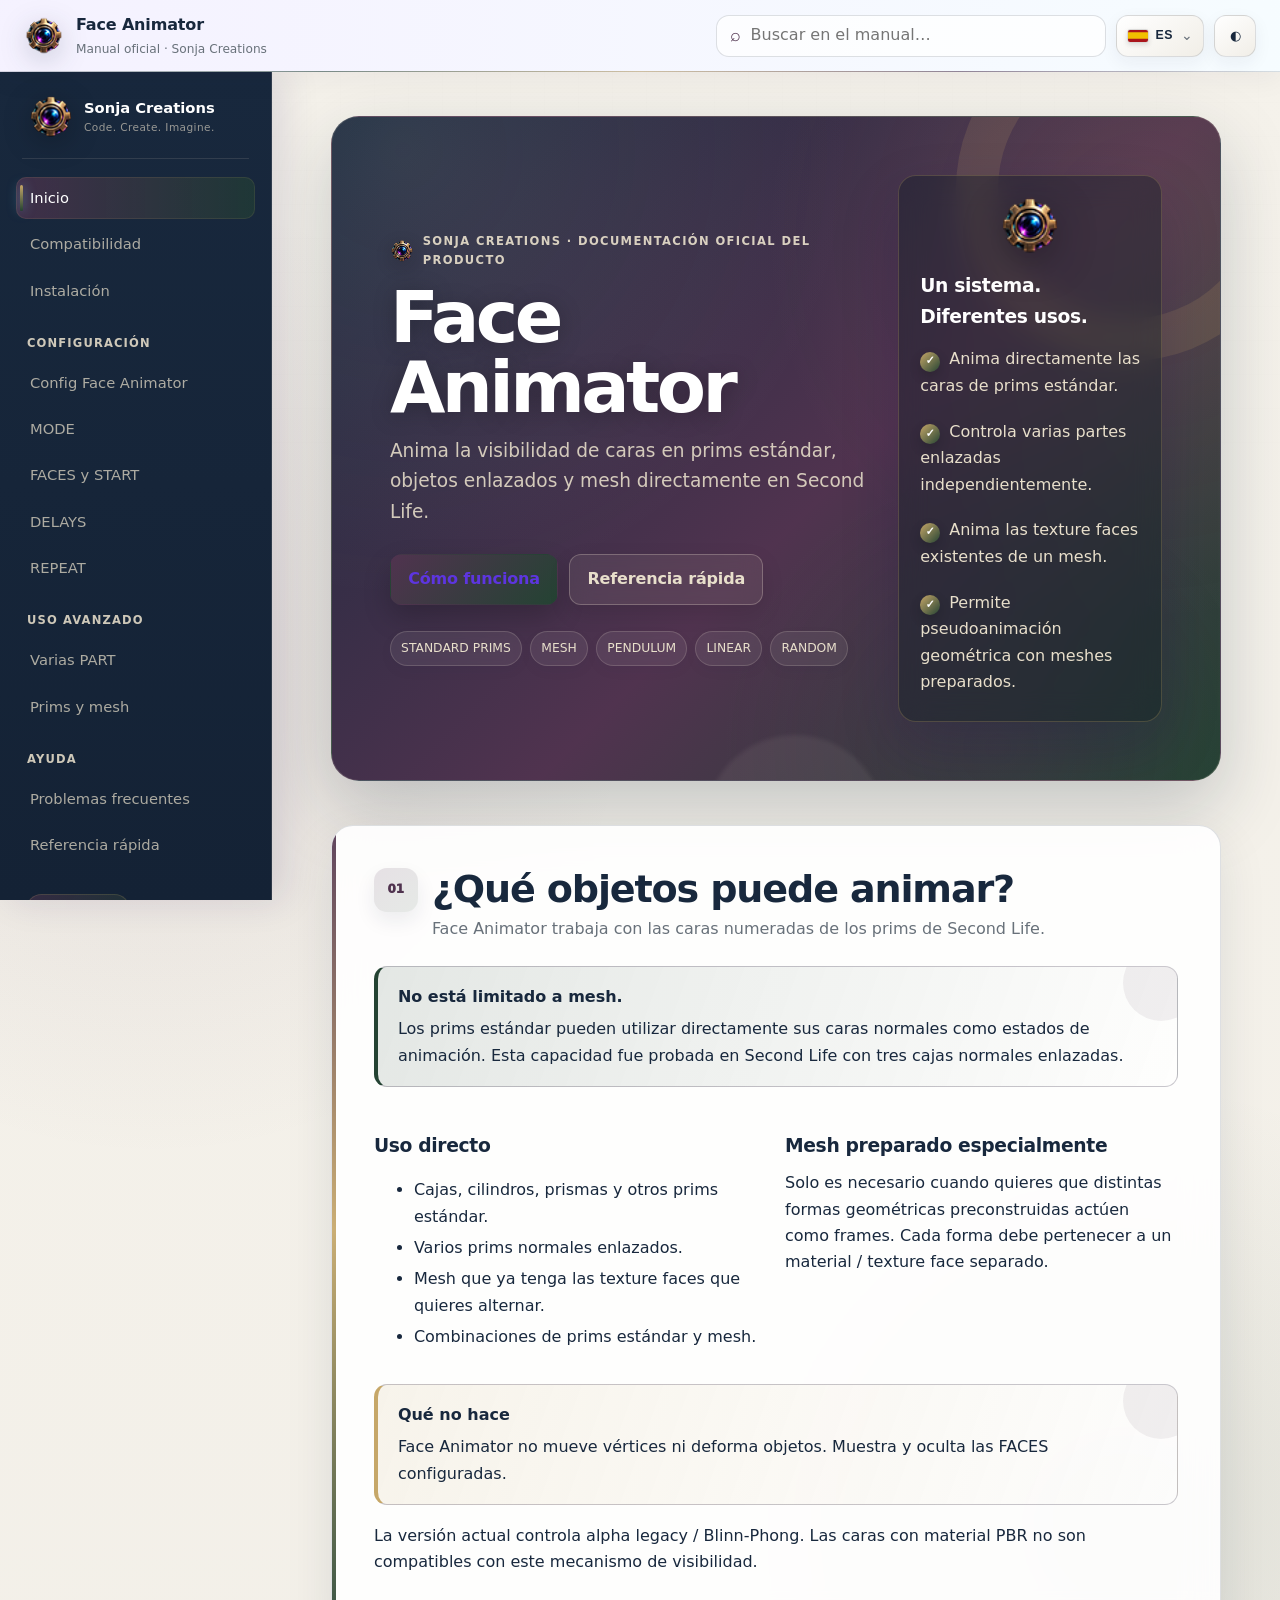
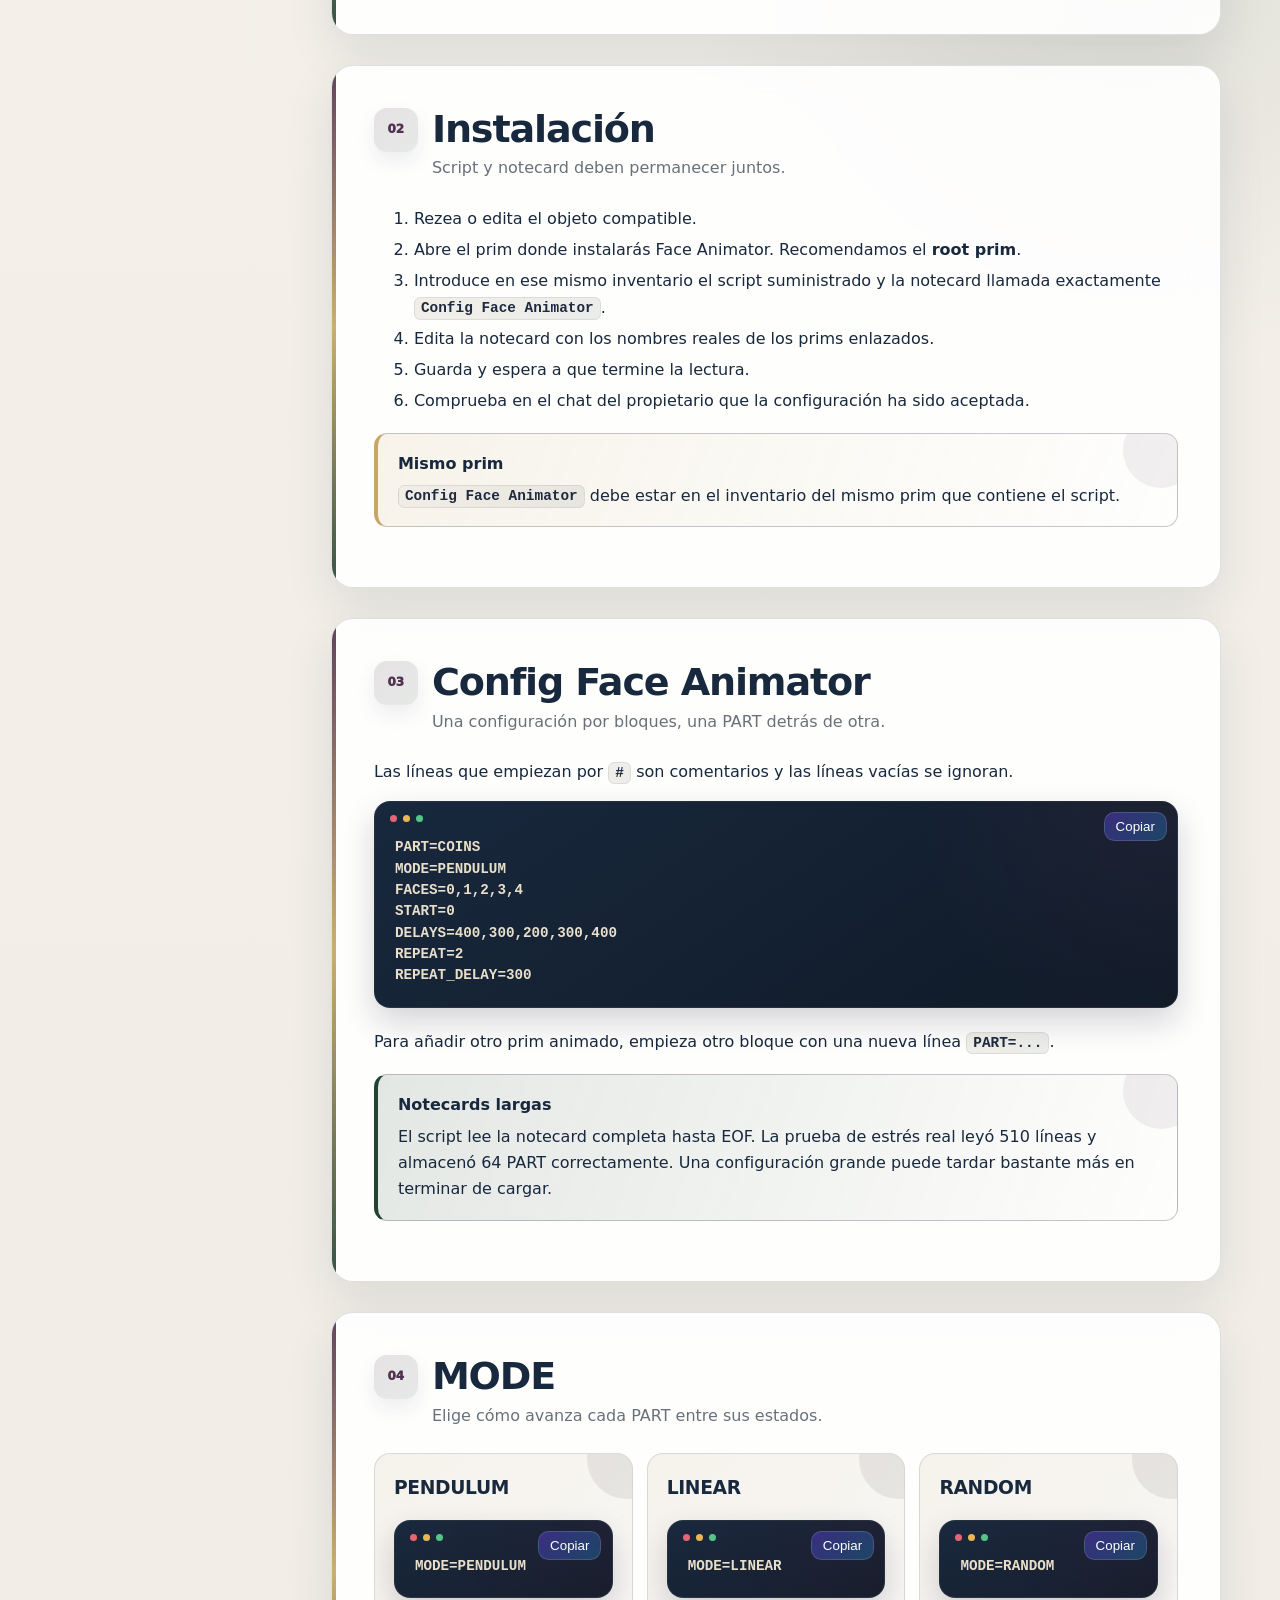
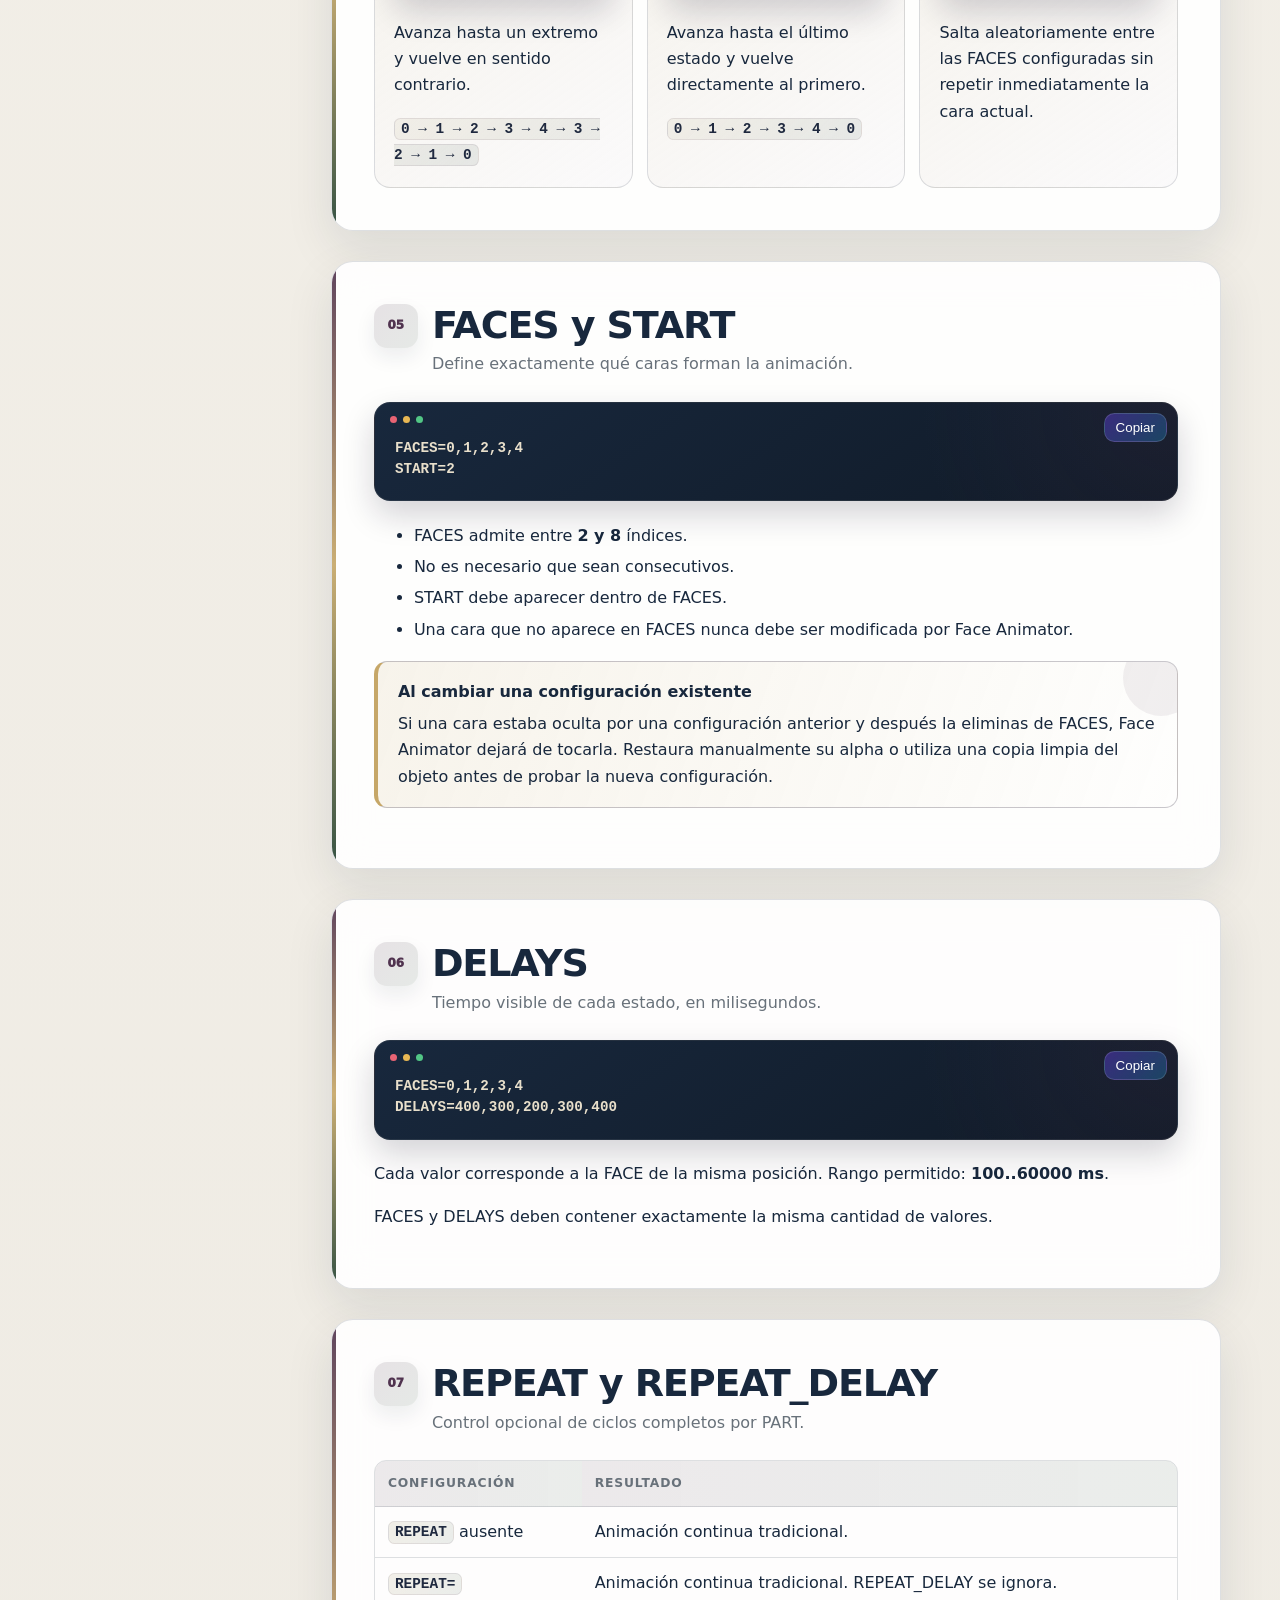
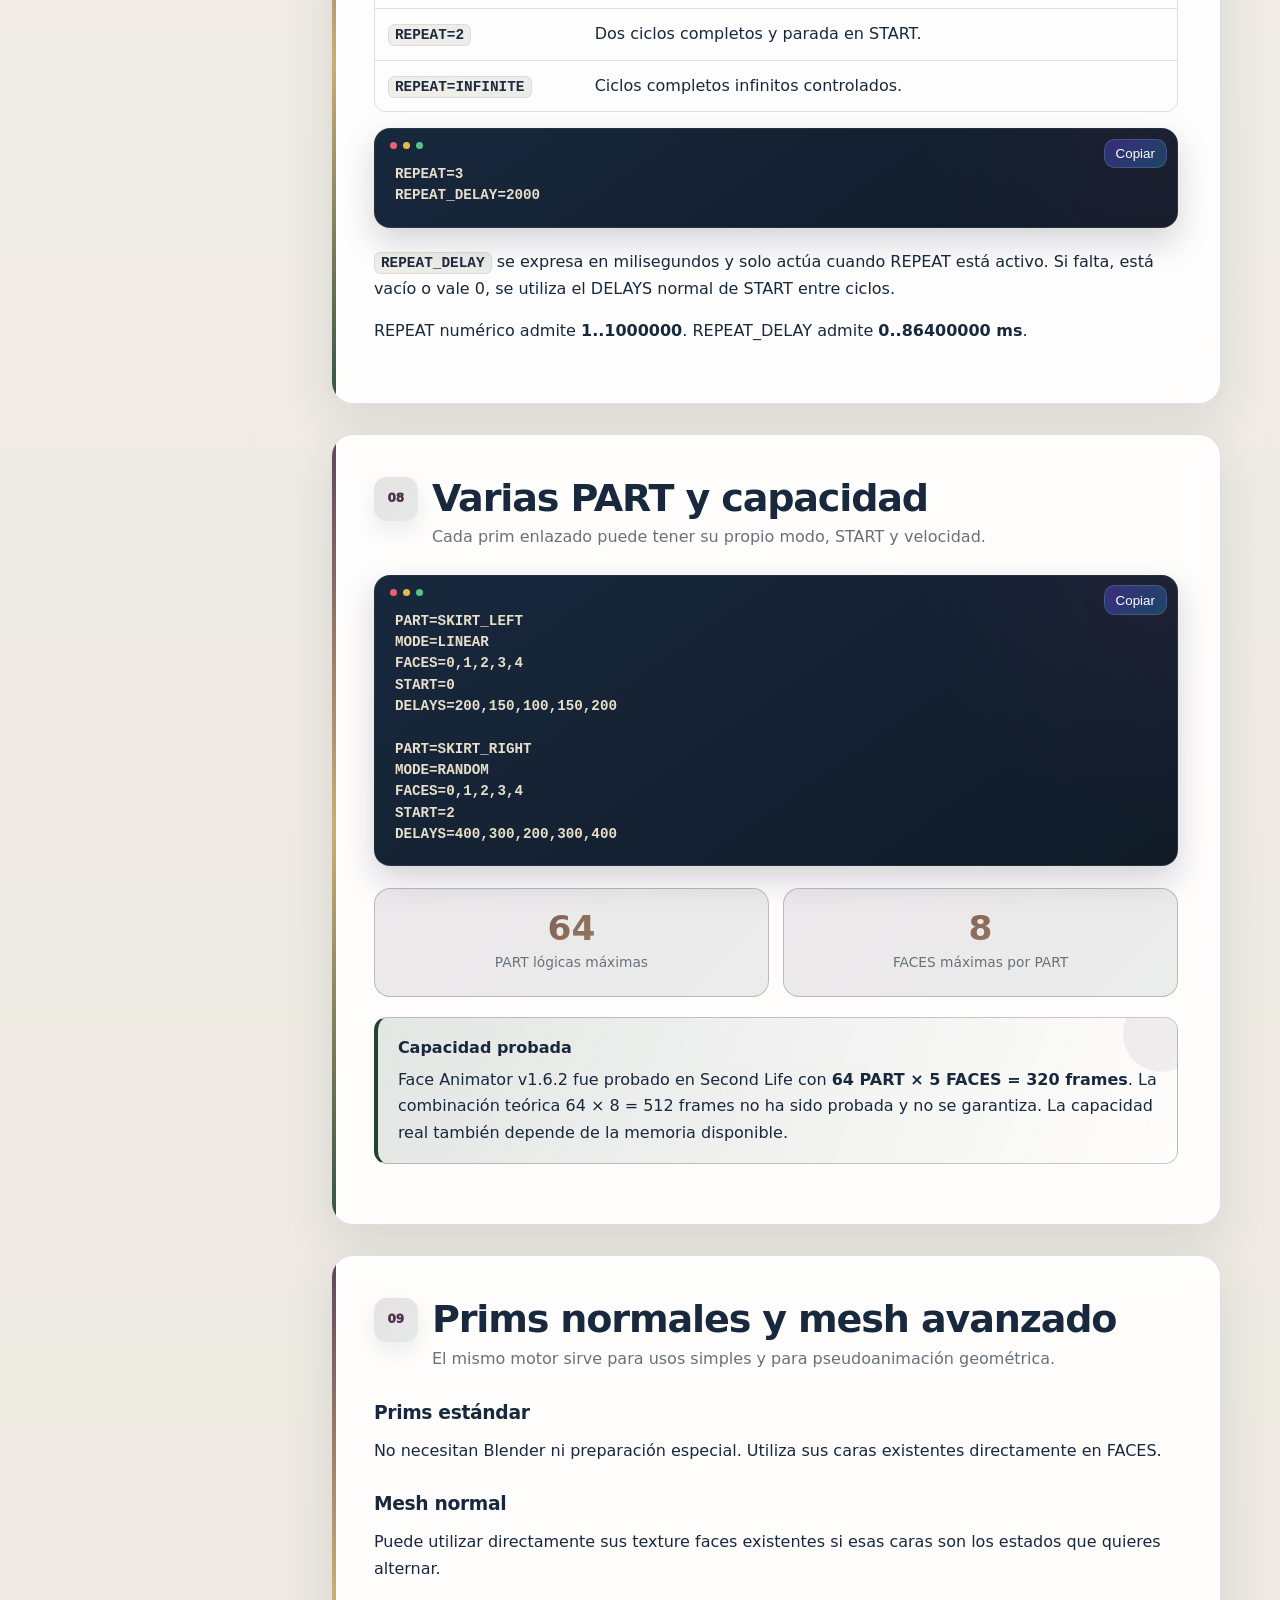
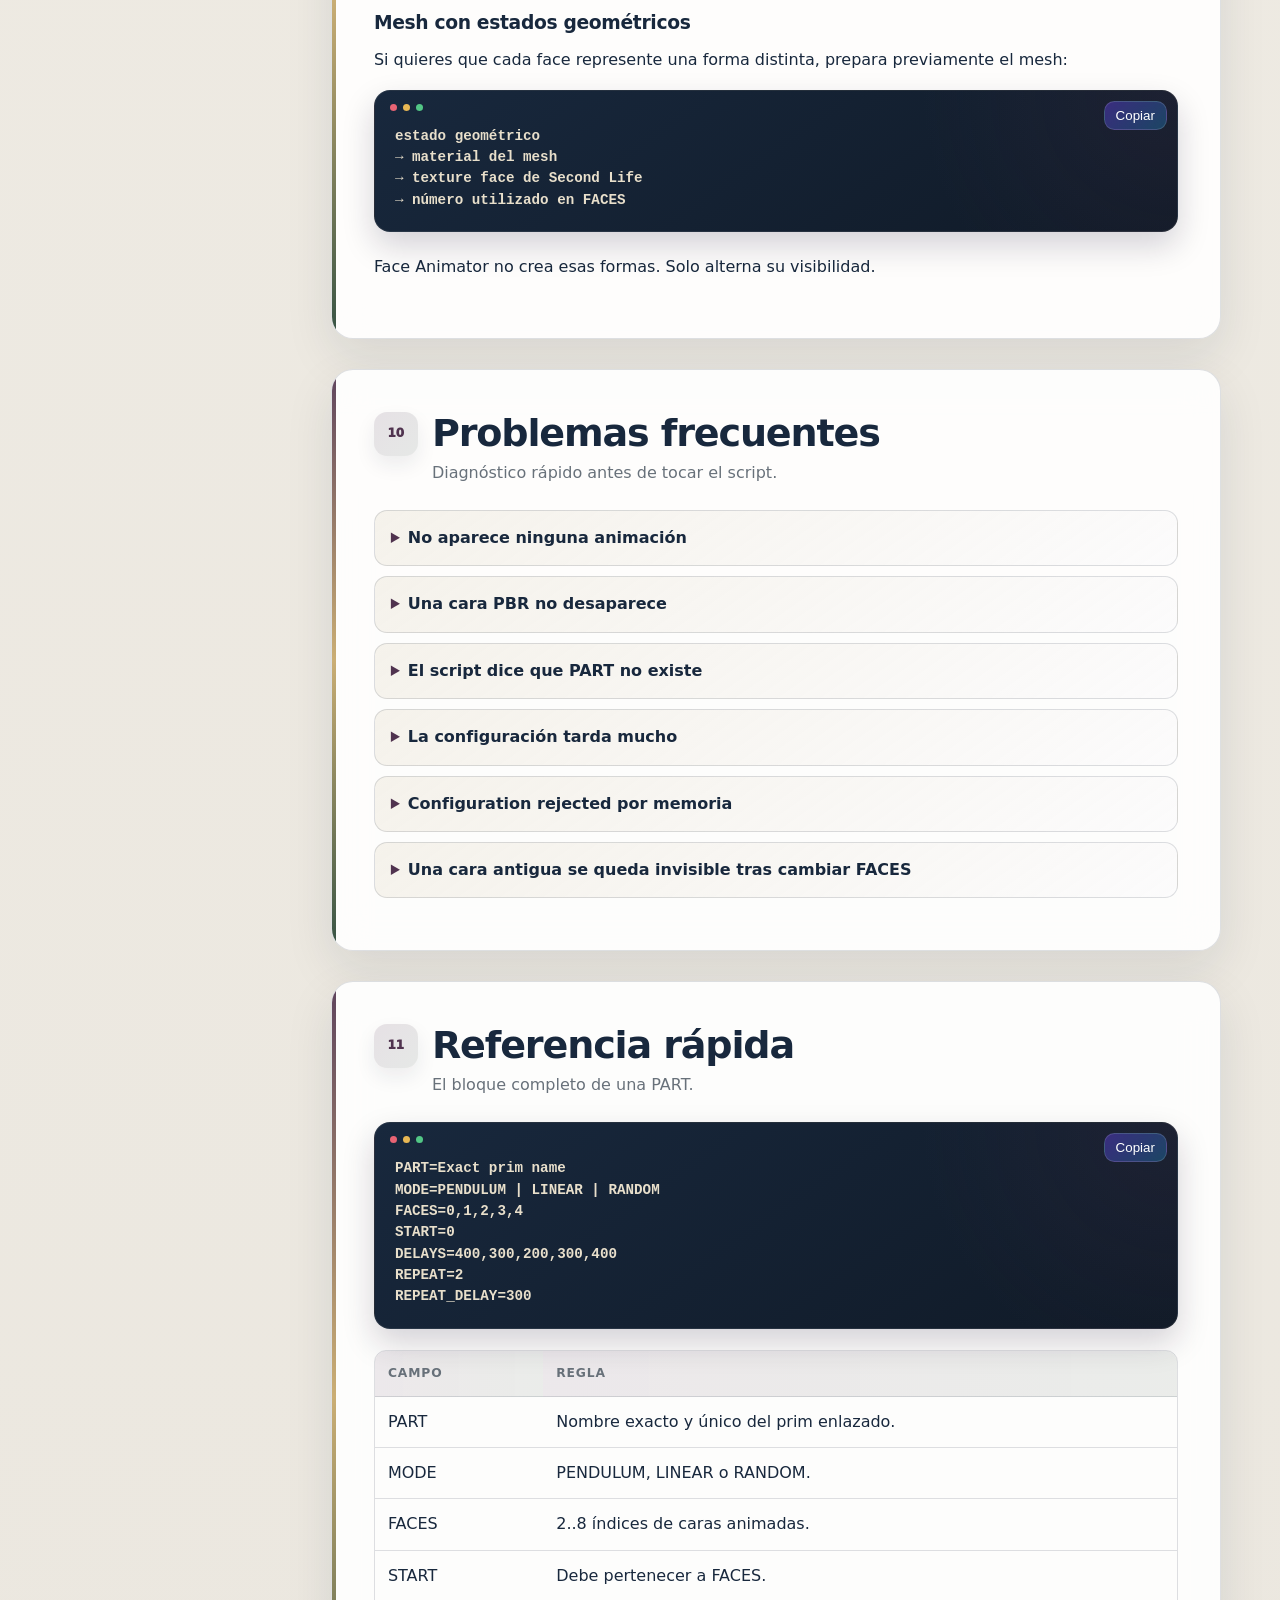
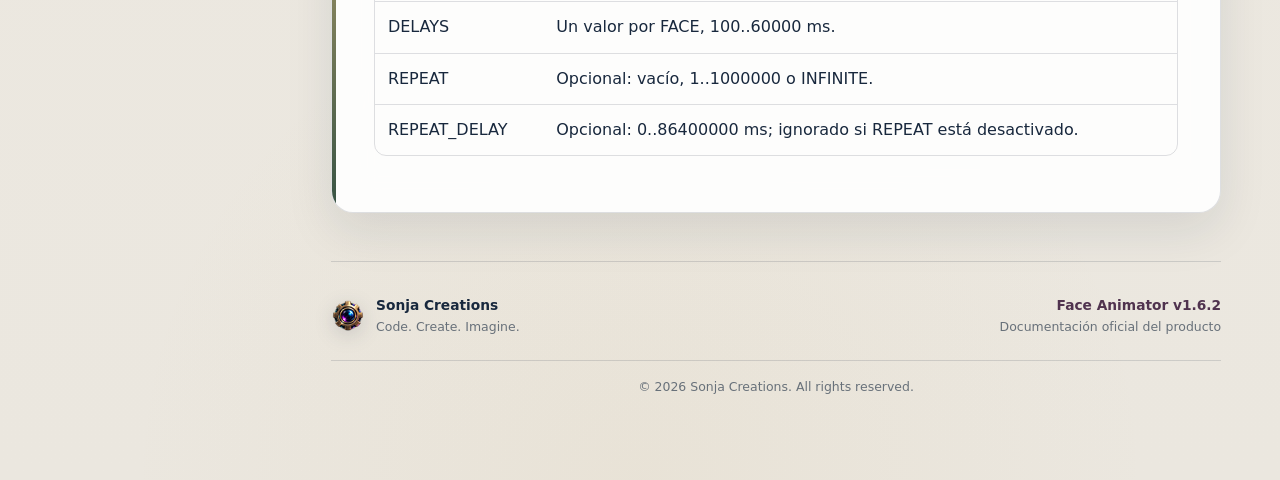
<file: docs/index.html>
<!doctype html>
<html lang="es" data-theme="light" data-language="es">
<head>
  <meta charset="utf-8">
  <meta name="viewport" content="width=device-width,initial-scale=1">
  <meta name="description" content="Manual oficial de Face Animator para Second Life, publicado por Sonja Creations.">
  <meta name="theme-color" content="#18283D">
  <title>Face Animator · Sonja Creations</title>
  <link rel="icon" type="image/png" href="./assets/brand/icono2.png">
  <link rel="apple-touch-icon" href="./assets/brand/icono2.png">
  <link rel="stylesheet" href="./styles.css?v=sonja-creations-20261009-1">
</head>
<body>
  <header class="topbar">
    <button class="icon-button mobile-only" id="menuButton" aria-label="Menu">☰</button>
    <a class="brand brand-sonja" href="#inicio" aria-label="Face Animator by Sonja Creations">
      <img class="brand-icon" src="./assets/brand/icono2.png" alt="" width="40" height="40">
      <span><strong>Face Animator</strong><small>Manual oficial · Sonja Creations</small></span>
    </a>
    <div class="top-actions">
      <label class="search">
        <span>⌕</span>
        <input id="searchInput" type="search" placeholder="Buscar en el manual…" aria-label="Buscar en el manual…">
      </label>
      <div class="language-dropdown" id="languageDropdown">
        <button class="language-button" id="languageButton" type="button" aria-label="Language" aria-haspopup="true" aria-expanded="false">
          <img class="language-flag" width="22" height="14" id="currentLanguageFlag" src="./assets/flags/es.svg" alt="">
          <span class="language-code" id="currentLanguageCode">ES</span>
          <span class="language-chevron" aria-hidden="true">⌄</span>
        </button>
        <div class="language-menu" id="languageMenu" role="menu">
          <a href="./" data-lang="es" role="menuitem"><img class="language-flag" width="22" height="14" src="./assets/flags/es.svg" alt=""><span>ES</span></a>
          <a href="./en.html" data-lang="en" role="menuitem"><img class="language-flag" width="22" height="14" src="./assets/flags/gb.svg" alt=""><span>EN</span></a>
          <a href="./pt.html" data-lang="pt" role="menuitem"><img class="language-flag" width="22" height="14" src="./assets/flags/pt.svg" alt=""><span>PT</span></a>
          <a href="./de.html" data-lang="de" role="menuitem"><img class="language-flag" width="22" height="14" src="./assets/flags/de.svg" alt=""><span>DE</span></a>
          <a href="./fr.html" data-lang="fr" role="menuitem"><img class="language-flag" width="22" height="14" src="./assets/flags/fr.svg" alt=""><span>FR</span></a>
          <a href="./ja.html" data-lang="ja" role="menuitem"><img class="language-flag" width="22" height="14" src="./assets/flags/jp.svg" alt=""><span>日本語</span></a>
        </div>
      </div>
      <button class="icon-button" id="themeButton" aria-label="Theme">◐</button>
    </div>
  </header>
  <div class="layout">
    <aside class="sidebar" id="sidebar">
      <div class="sidebar-brand">
        <img src="./assets/brand/icono2.png" alt="" width="46" height="46">
        <div><strong>Sonja Creations</strong><small>Code. Create. Imagine.</small></div>
      </div>
      <nav>
<a href="#inicio">Inicio</a>
<a href="#compatibilidad">Compatibilidad</a>
<a href="#instalacion">Instalación</a>
<div class="nav-group">Configuración</div>
<a href="#config">Config Face Animator</a>
<a href="#modos">MODE</a>
<a href="#faces">FACES y START</a>
<a href="#delays">DELAYS</a>
<a href="#repeat">REPEAT</a>
<div class="nav-group">Uso avanzado</div>
<a href="#varias-partes">Varias PART</a>
<a href="#mesh">Prims y mesh</a>
<div class="nav-group">Ayuda</div>
<a href="#problemas">Problemas frecuentes</a>
<a href="#referencia">Referencia rápida</a></nav>
      <div class="sidebar-footer"><span class="pill">Manual v1.0</span><span class="muted">Face Animator v1.6.2</span></div>
    </aside>
    <main class="content" id="content">
      
<section id="inicio" class="hero hero-sonja searchable">
  <div class="hero-copy">
    <div class="sonja-kicker"><img src="./assets/brand/icono2.png" alt="" width="24" height="24"><span>SONJA CREATIONS · DOCUMENTACIÓN OFICIAL DEL PRODUCTO</span></div>
    <h1>Face Animator</h1>
    <p class="lead">Anima la visibilidad de caras en prims estándar, objetos enlazados y mesh directamente en Second Life.</p>
    <div class="hero-actions"><a class="button primary" href="#compatibilidad">Cómo funciona</a><a class="button ghost" href="#referencia">Referencia rápida</a></div>
    <div class="badges"><span>STANDARD PRIMS</span><span>MESH</span><span>PENDULUM</span><span>LINEAR</span><span>RANDOM</span></div>
  </div>
  <div class="hero-card sonja-hero-card">
    <div class="hero-brand-icon"><img src="./assets/brand/icono2.png" alt="Sonja Creations"></div>
    <h3>Un sistema. Diferentes usos.</h3>
    <ul class="check-list">
      <li>Anima directamente las caras de prims estándar.</li>
      <li>Controla varias partes enlazadas independientemente.</li>
      <li>Anima las texture faces existentes de un mesh.</li>
      <li>Permite pseudoanimación geométrica con meshes preparados.</li>
    </ul>
  </div>
</section>

<section id="compatibilidad" class="doc-section searchable">
  <div class="section-heading"><span class="step">01</span><div><h2>¿Qué objetos puede animar?</h2><p>Face Animator trabaja con las caras numeradas de los prims de Second Life.</p></div></div>
  <div class="callout info"><strong>No está limitado a mesh.</strong><p>Los prims estándar pueden utilizar directamente sus caras normales como estados de animación. Esta capacidad fue probada en Second Life con tres cajas normales enlazadas.</p></div>
  <div class="two-col">
    <div><h3>Uso directo</h3><ul><li>Cajas, cilindros, prismas y otros prims estándar.</li><li>Varios prims normales enlazados.</li><li>Mesh que ya tenga las texture faces que quieres alternar.</li><li>Combinaciones de prims estándar y mesh.</li></ul></div>
    <div><h3>Mesh preparado especialmente</h3><p>Solo es necesario cuando quieres que distintas formas geométricas preconstruidas actúen como frames. Cada forma debe pertenecer a un material / texture face separado.</p></div>
  </div>
  <div class="callout warning"><strong>Qué no hace</strong><p>Face Animator no mueve vértices ni deforma objetos. Muestra y oculta las FACES configuradas.</p></div>
  <p>La versión actual controla alpha legacy / Blinn-Phong. Las caras con material PBR no son compatibles con este mecanismo de visibilidad.</p>
</section>

<section id="instalacion" class="doc-section searchable">
  <div class="section-heading"><span class="step">02</span><div><h2>Instalación</h2><p>Script y notecard deben permanecer juntos.</p></div></div>
  <ol>
    <li>Rezea o edita el objeto compatible.</li>
    <li>Abre el prim donde instalarás Face Animator. Recomendamos el <strong>root prim</strong>.</li>
    <li>Introduce en ese mismo inventario el script suministrado y la notecard llamada exactamente <code>Config Face Animator</code>.</li>
    <li>Edita la notecard con los nombres reales de los prims enlazados.</li>
    <li>Guarda y espera a que termine la lectura.</li>
    <li>Comprueba en el chat del propietario que la configuración ha sido aceptada.</li>
  </ol>
  <div class="callout warning"><strong>Mismo prim</strong><p><code>Config Face Animator</code> debe estar en el inventario del mismo prim que contiene el script.</p></div>
</section>

<section id="config" class="doc-section searchable">
  <div class="section-heading"><span class="step">03</span><div><h2>Config Face Animator</h2><p>Una configuración por bloques, una PART detrás de otra.</p></div></div>
  <p>Las líneas que empiezan por <code>#</code> son comentarios y las líneas vacías se ignoran.</p>
  <pre><code>PART=COINS
MODE=PENDULUM
FACES=0,1,2,3,4
START=0
DELAYS=400,300,200,300,400
REPEAT=2
REPEAT_DELAY=300</code></pre>
  <p>Para añadir otro prim animado, empieza otro bloque con una nueva línea <code>PART=...</code>.</p>
  <div class="callout info"><strong>Notecards largas</strong><p>El script lee la notecard completa hasta EOF. La prueba de estrés real leyó 510 líneas y almacenó 64 PART correctamente. Una configuración grande puede tardar bastante más en terminar de cargar.</p></div>
</section>

<section id="modos" class="doc-section searchable">
  <div class="section-heading"><span class="step">04</span><div><h2>MODE</h2><p>Elige cómo avanza cada PART entre sus estados.</p></div></div>
  <div class="cards three">
    <article><h3>PENDULUM</h3><pre><code>MODE=PENDULUM</code></pre><p>Avanza hasta un extremo y vuelve en sentido contrario.</p><code>0 → 1 → 2 → 3 → 4 → 3 → 2 → 1 → 0</code></article>
    <article><h3>LINEAR</h3><pre><code>MODE=LINEAR</code></pre><p>Avanza hasta el último estado y vuelve directamente al primero.</p><code>0 → 1 → 2 → 3 → 4 → 0</code></article>
    <article><h3>RANDOM</h3><pre><code>MODE=RANDOM</code></pre><p>Salta aleatoriamente entre las FACES configuradas sin repetir inmediatamente la cara actual.</p></article>
  </div>
</section>

<section id="faces" class="doc-section searchable">
  <div class="section-heading"><span class="step">05</span><div><h2>FACES y START</h2><p>Define exactamente qué caras forman la animación.</p></div></div>
  <pre><code>FACES=0,1,2,3,4
START=2</code></pre>
  <ul><li>FACES admite entre <strong>2 y 8</strong> índices.</li><li>No es necesario que sean consecutivos.</li><li>START debe aparecer dentro de FACES.</li><li>Una cara que no aparece en FACES nunca debe ser modificada por Face Animator.</li></ul>
  <div class="callout warning"><strong>Al cambiar una configuración existente</strong><p>Si una cara estaba oculta por una configuración anterior y después la eliminas de FACES, Face Animator dejará de tocarla. Restaura manualmente su alpha o utiliza una copia limpia del objeto antes de probar la nueva configuración.</p></div>
</section>

<section id="delays" class="doc-section searchable">
  <div class="section-heading"><span class="step">06</span><div><h2>DELAYS</h2><p>Tiempo visible de cada estado, en milisegundos.</p></div></div>
  <pre><code>FACES=0,1,2,3,4
DELAYS=400,300,200,300,400</code></pre>
  <p>Cada valor corresponde a la FACE de la misma posición. Rango permitido: <strong>100..60000 ms</strong>.</p>
  <p>FACES y DELAYS deben contener exactamente la misma cantidad de valores.</p>
</section>

<section id="repeat" class="doc-section searchable">
  <div class="section-heading"><span class="step">07</span><div><h2>REPEAT y REPEAT_DELAY</h2><p>Control opcional de ciclos completos por PART.</p></div></div>
  <table><thead><tr><th>Configuración</th><th>Resultado</th></tr></thead><tbody>
    <tr><td><code>REPEAT</code> ausente</td><td>Animación continua tradicional.</td></tr>
    <tr><td><code>REPEAT=</code></td><td>Animación continua tradicional. REPEAT_DELAY se ignora.</td></tr>
    <tr><td><code>REPEAT=2</code></td><td>Dos ciclos completos y parada en START.</td></tr>
    <tr><td><code>REPEAT=INFINITE</code></td><td>Ciclos completos infinitos controlados.</td></tr>
  </tbody></table>
  <pre><code>REPEAT=3
REPEAT_DELAY=2000</code></pre>
  <p><code>REPEAT_DELAY</code> se expresa en milisegundos y solo actúa cuando REPEAT está activo. Si falta, está vacío o vale 0, se utiliza el DELAYS normal de START entre ciclos.</p>
  <p>REPEAT numérico admite <strong>1..1000000</strong>. REPEAT_DELAY admite <strong>0..86400000 ms</strong>.</p>
</section>

<section id="varias-partes" class="doc-section searchable">
  <div class="section-heading"><span class="step">08</span><div><h2>Varias PART y capacidad</h2><p>Cada prim enlazado puede tener su propio modo, START y velocidad.</p></div></div>
  <pre><code>PART=SKIRT_LEFT
MODE=LINEAR
FACES=0,1,2,3,4
START=0
DELAYS=200,150,100,150,200

PART=SKIRT_RIGHT
MODE=RANDOM
FACES=0,1,2,3,4
START=2
DELAYS=400,300,200,300,400</code></pre>
  <div class="stats"><div><strong>64</strong><span>PART lógicas máximas</span></div><div><strong>8</strong><span>FACES máximas por PART</span></div></div>
  <div class="callout info"><strong>Capacidad probada</strong><p>Face Animator v1.6.2 fue probado en Second Life con <strong>64 PART × 5 FACES = 320 frames</strong>. La combinación teórica 64 × 8 = 512 frames no ha sido probada y no se garantiza. La capacidad real también depende de la memoria disponible.</p></div>
</section>

<section id="mesh" class="doc-section searchable">
  <div class="section-heading"><span class="step">09</span><div><h2>Prims normales y mesh avanzado</h2><p>El mismo motor sirve para usos simples y para pseudoanimación geométrica.</p></div></div>
  <h3>Prims estándar</h3>
  <p>No necesitan Blender ni preparación especial. Utiliza sus caras existentes directamente en FACES.</p>
  <h3>Mesh normal</h3>
  <p>Puede utilizar directamente sus texture faces existentes si esas caras son los estados que quieres alternar.</p>
  <h3>Mesh con estados geométricos</h3>
  <p>Si quieres que cada face represente una forma distinta, prepara previamente el mesh:</p>
  <pre><code>estado geométrico
→ material del mesh
→ texture face de Second Life
→ número utilizado en FACES</code></pre>
  <p>Face Animator no crea esas formas. Solo alterna su visibilidad.</p>
</section>

<section id="problemas" class="doc-section searchable">
  <div class="section-heading"><span class="step">10</span><div><h2>Problemas frecuentes</h2><p>Diagnóstico rápido antes de tocar el script.</p></div></div>
  <details><summary>No aparece ninguna animación</summary><p>Comprueba que el mesh está preparado por texture faces, que PART coincide exactamente con el nombre del prim y que FACES utiliza índices que realmente existen.</p></details>
  <details><summary>Una cara PBR no desaparece</summary><p>El método actual usa alpha Blinn-Phong. Las caras con material PBR no muestran el cambio de visibilidad mediante este mecanismo.</p></details>
  <details><summary>El script dice que PART no existe</summary><p>PART distingue el nombre exacto del prim. Revisa espacios, puntos, mayúsculas y el nombre real mostrado en el escaneo inicial.</p></details>
  <details><summary>La configuración tarda mucho</summary><p>Las notecards se leen línea por línea. Con cientos de líneas puede tardar perceptiblemente. Espera hasta ver el mensaje de EOF/configuración válida.</p></details>
  <details><summary>Configuration rejected por memoria</summary><p>Reduce el número total de PART o FACES. El límite de 64 PART es lógico, pero la memoria Mono disponible sigue siendo finita.</p></details>
  <details><summary>Una cara antigua se queda invisible tras cambiar FACES</summary><p>Restaura manualmente su alpha o prueba con una copia limpia. Una cara retirada de FACES deja de ser controlada deliberadamente.</p></details>
</section>

<section id="referencia" class="doc-section searchable">
  <div class="section-heading"><span class="step">11</span><div><h2>Referencia rápida</h2><p>El bloque completo de una PART.</p></div></div>
  <pre><code>PART=Exact prim name
MODE=PENDULUM | LINEAR | RANDOM
FACES=0,1,2,3,4
START=0
DELAYS=400,300,200,300,400
REPEAT=2
REPEAT_DELAY=300</code></pre>
  <table><thead><tr><th>Campo</th><th>Regla</th></tr></thead><tbody>
    <tr><td>PART</td><td>Nombre exacto y único del prim enlazado.</td></tr>
    <tr><td>MODE</td><td>PENDULUM, LINEAR o RANDOM.</td></tr>
    <tr><td>FACES</td><td>2..8 índices de caras animadas.</td></tr>
    <tr><td>START</td><td>Debe pertenecer a FACES.</td></tr>
    <tr><td>DELAYS</td><td>Un valor por FACE, 100..60000 ms.</td></tr>
    <tr><td>REPEAT</td><td>Opcional: vacío, 1..1000000 o INFINITE.</td></tr>
    <tr><td>REPEAT_DELAY</td><td>Opcional: 0..86400000 ms; ignorado si REPEAT está desactivado.</td></tr>
  </tbody></table>
</section>
      <div id="noResults" class="no-results" hidden><h2>No hay coincidencias</h2></div>
      <footer class="site-footer sonja-footer">
        <div class="footer-brand"><img src="./assets/brand/icono2.png" alt="" width="34" height="34"><div><strong>Sonja Creations</strong><span>Code. Create. Imagine.</span></div></div>
        <div class="footer-product"><strong>Face Animator v1.6.2</strong><span>Documentación oficial del producto</span></div>
        <div class="footer-copy">© 2026 Sonja Creations. All rights reserved.</div>
      </footer>
    </main>
  </div>
  <script src="./app.js?v=face-animator-20261009-3"></script>
</body>
</html>
</file>
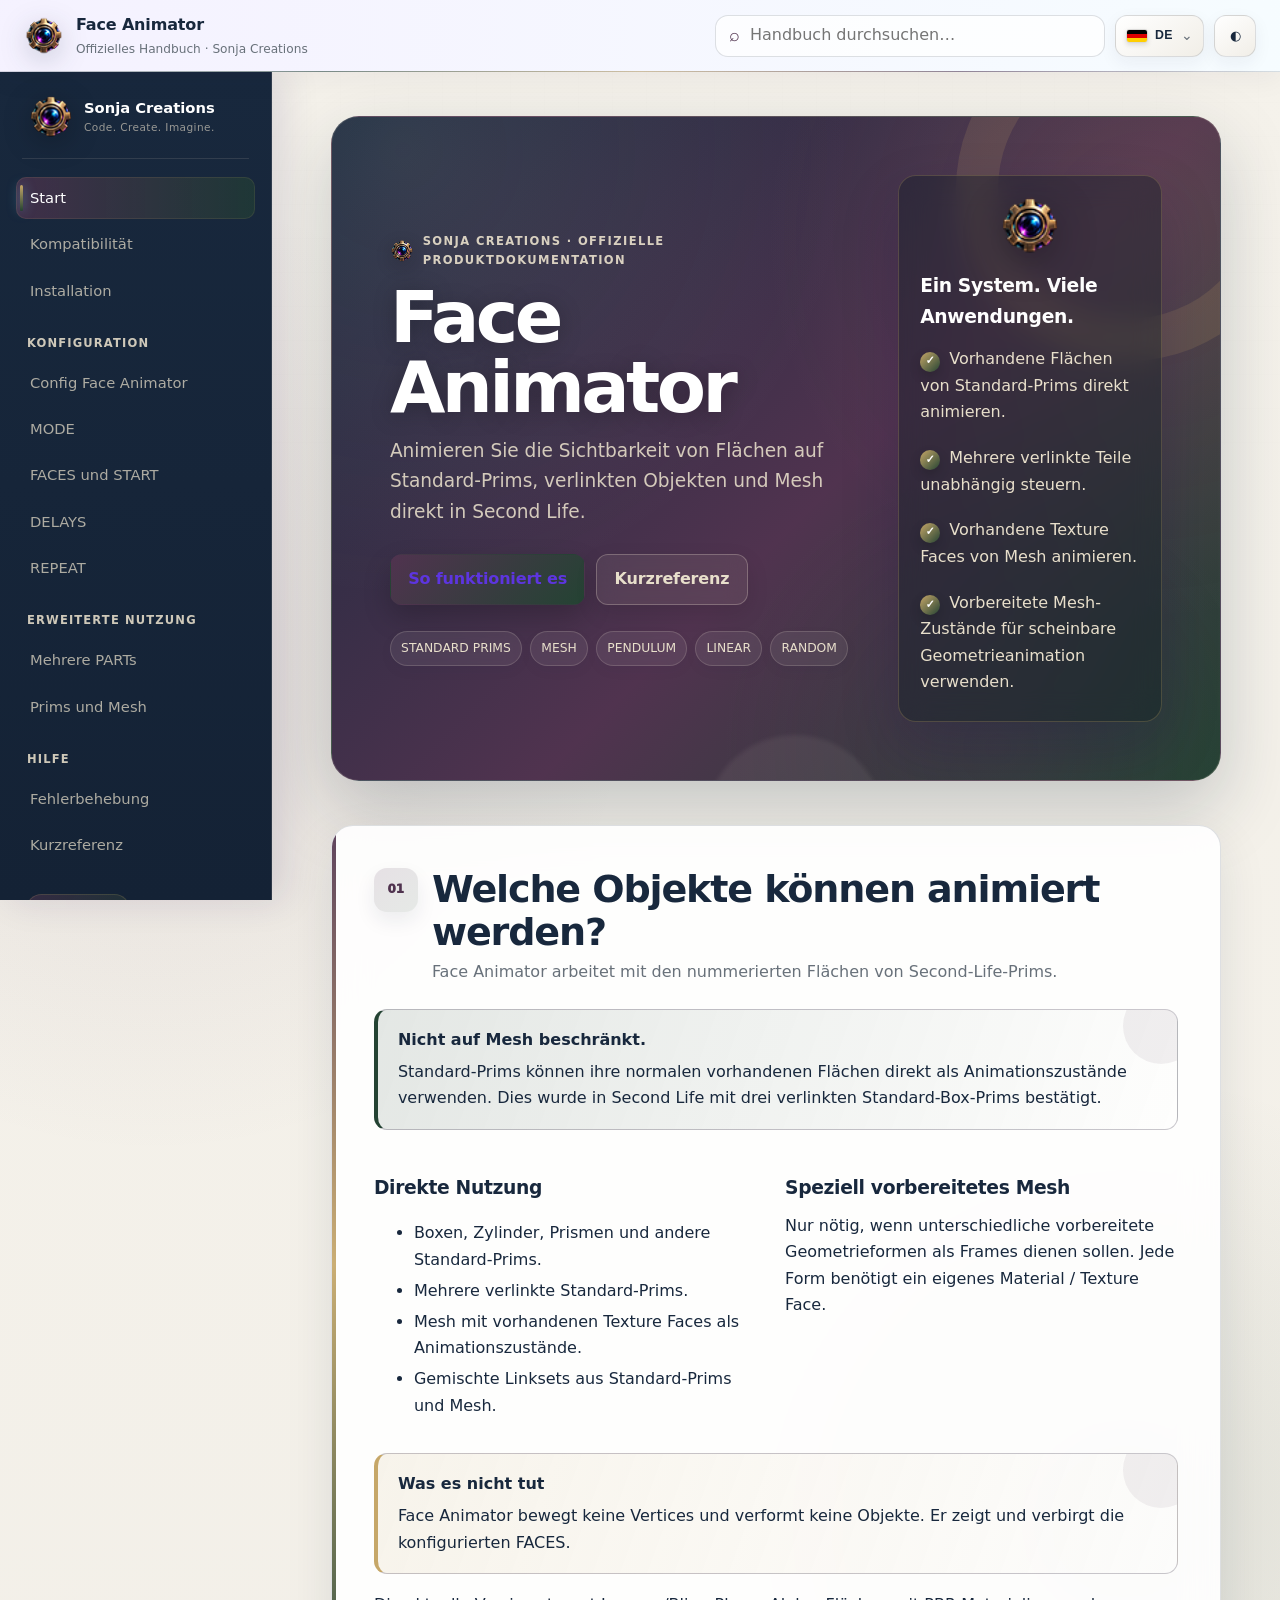
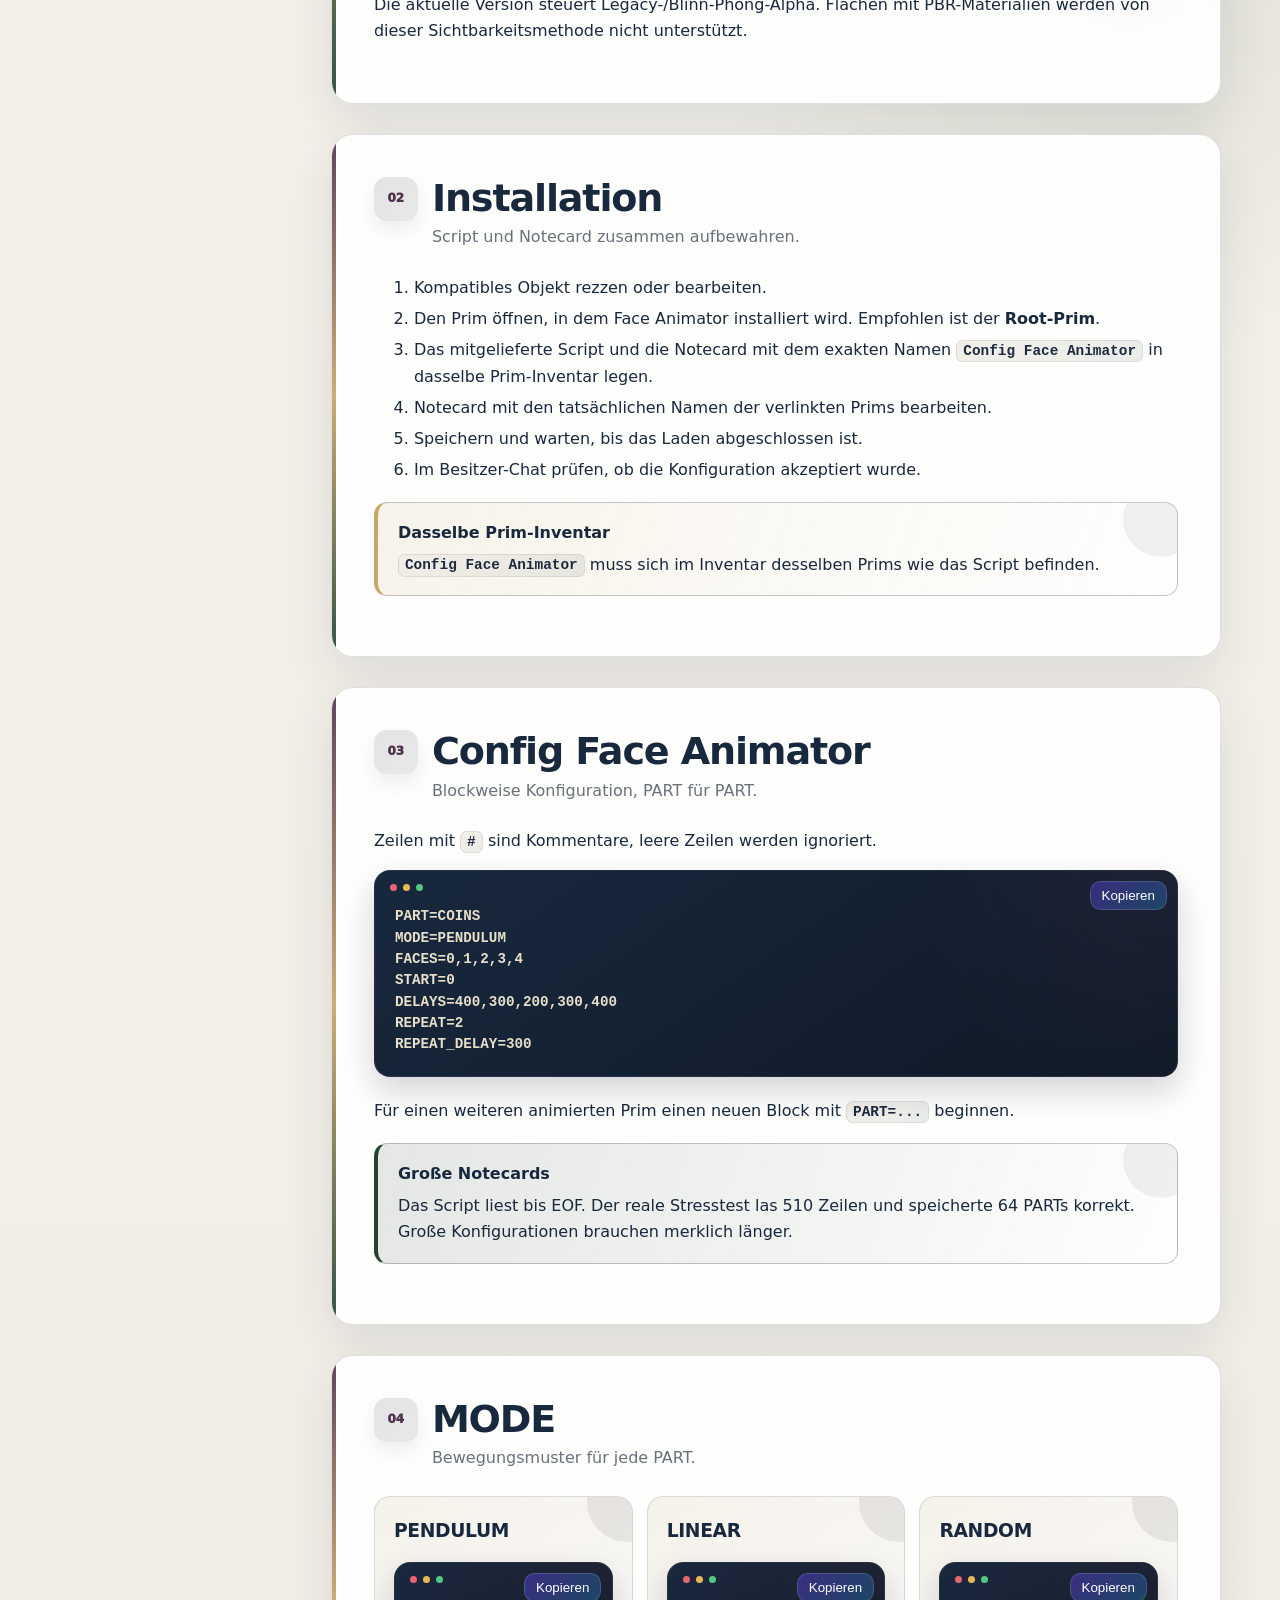
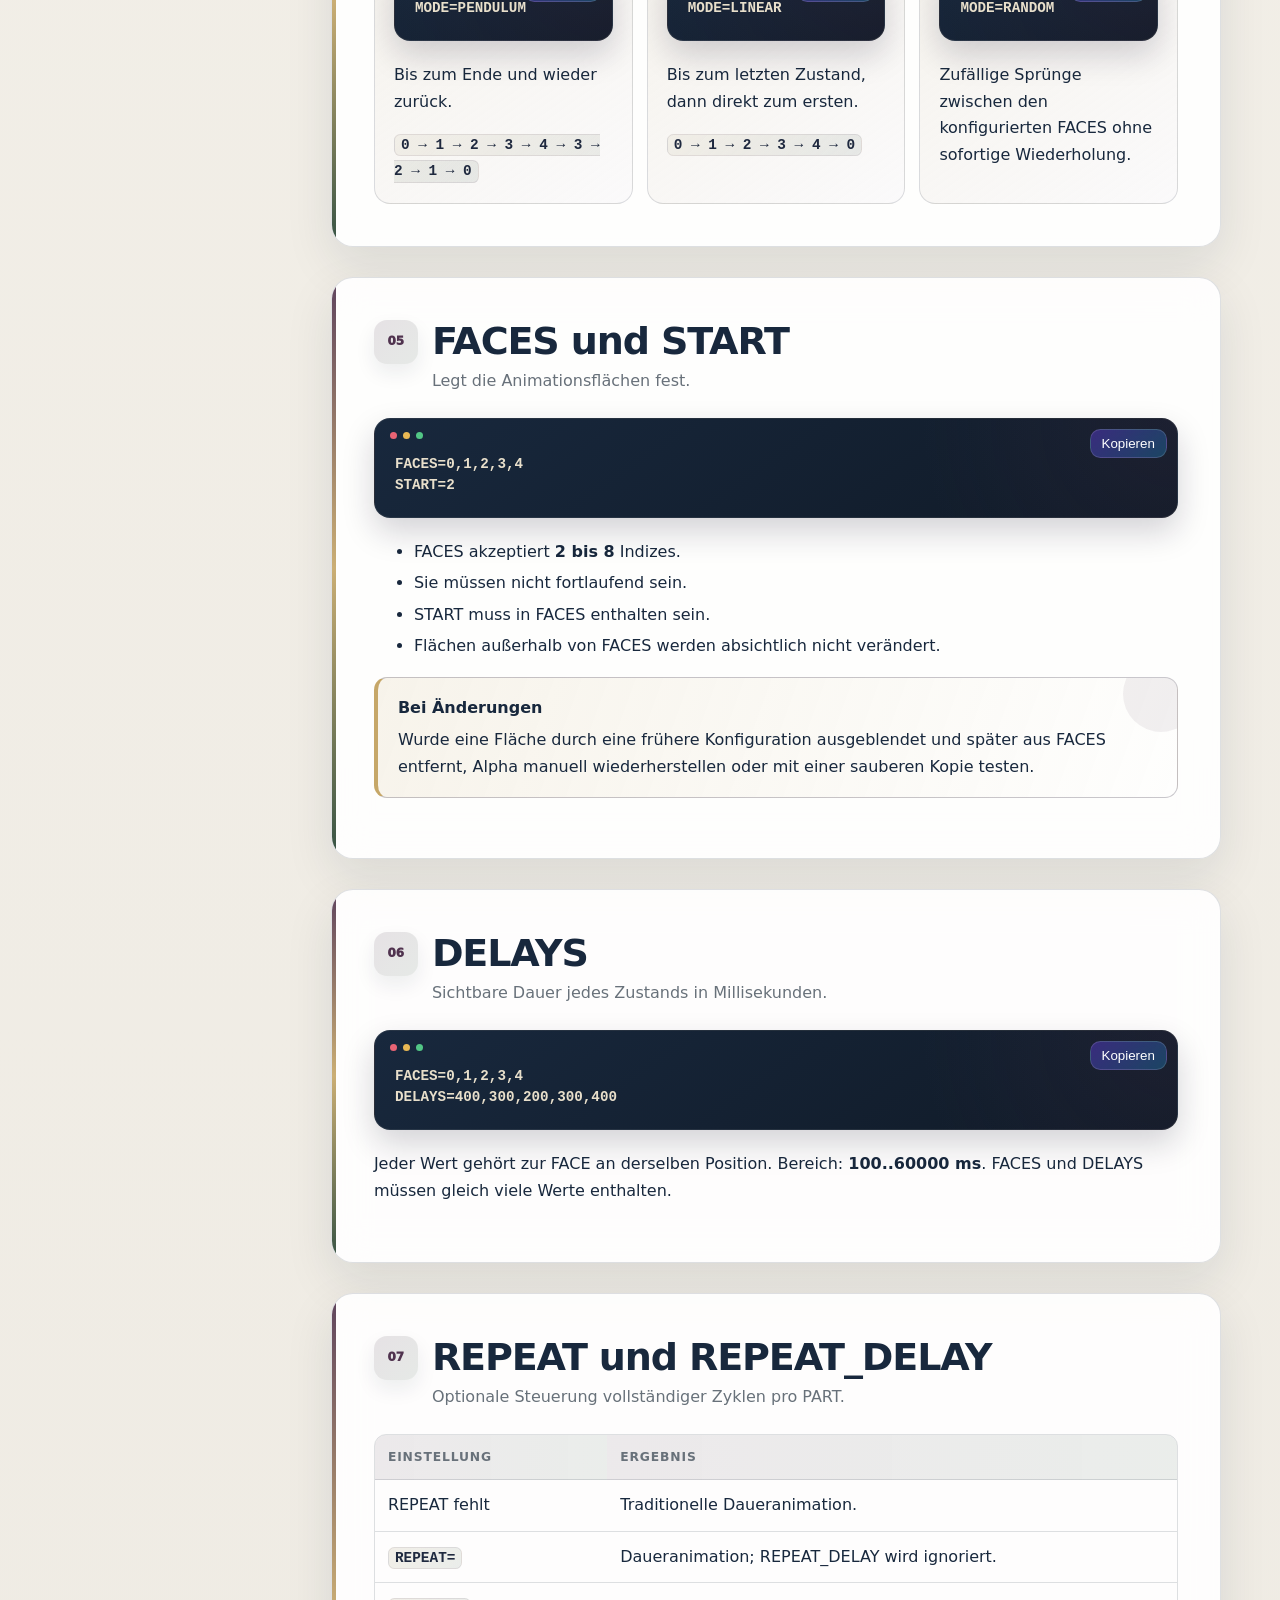
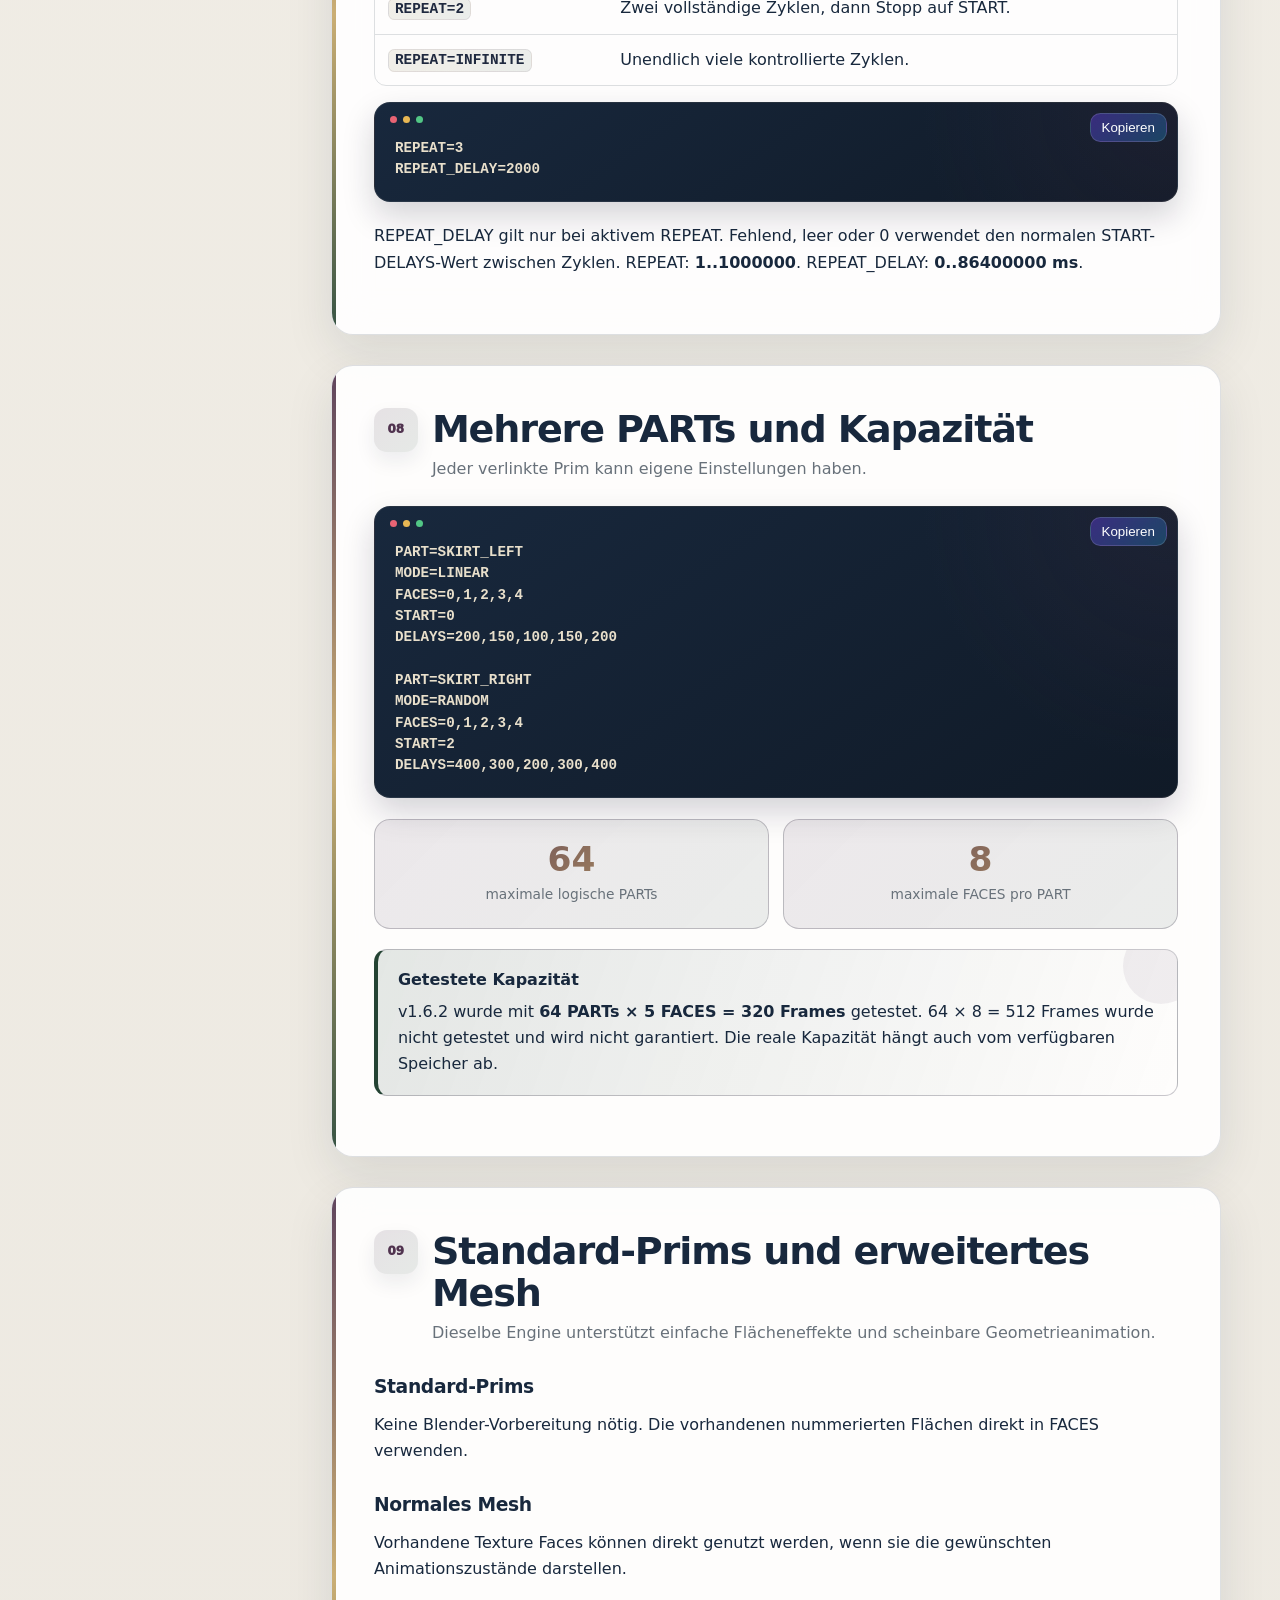
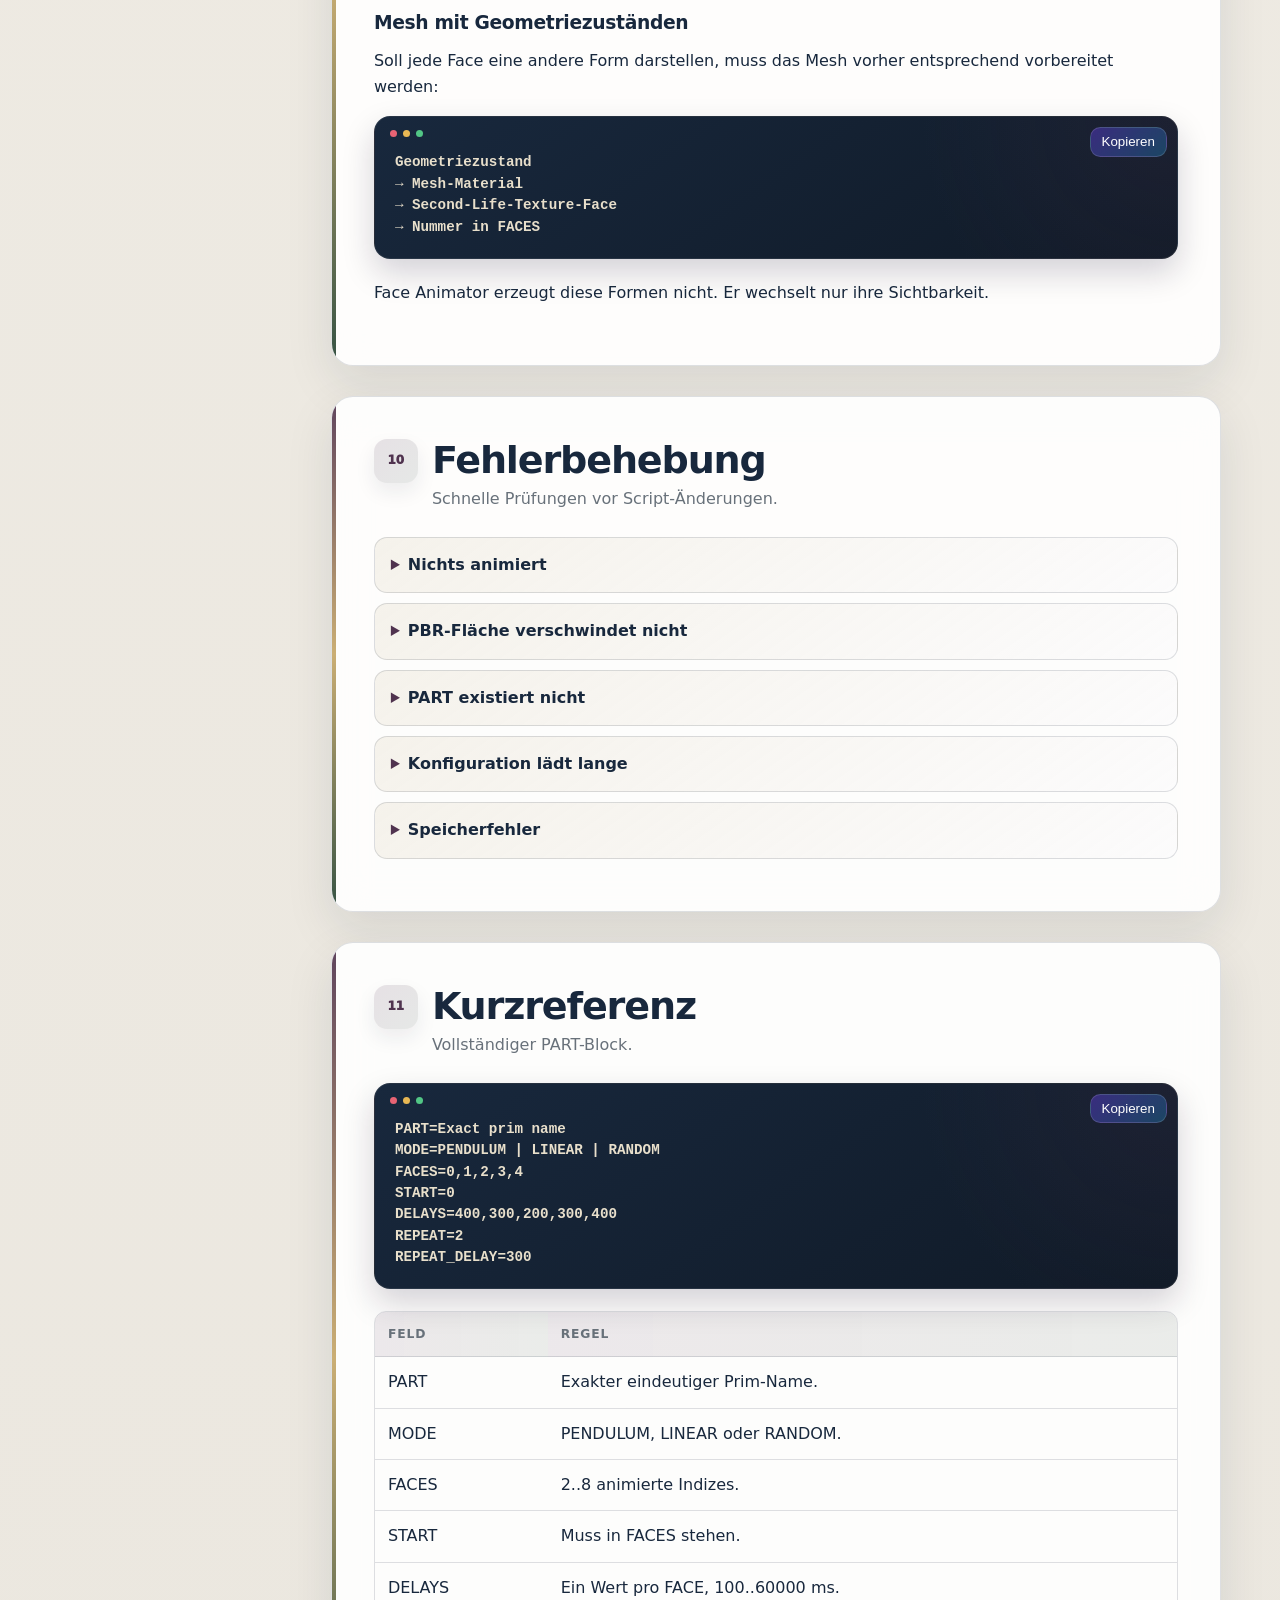
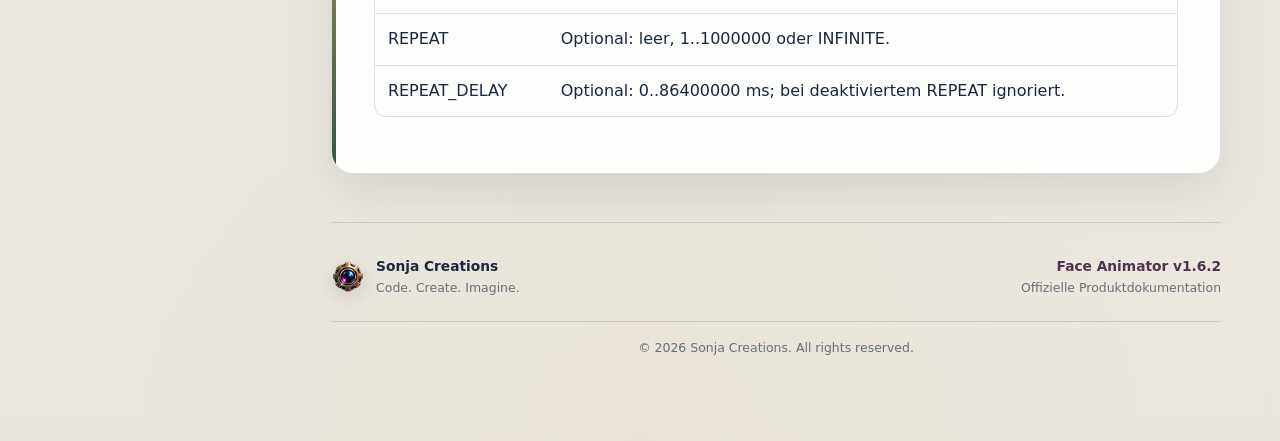
<file: docs/de.html>
<!doctype html>
<html lang="de" data-theme="light" data-language="de">
<head>
  <meta charset="utf-8">
  <meta name="viewport" content="width=device-width,initial-scale=1">
  <meta name="description" content="Offizielles Face Animator Benutzerhandbuch für Second Life, veröffentlicht von Sonja Creations.">
  <meta name="theme-color" content="#18283D">
  <title>Face Animator · Sonja Creations</title>
  <link rel="icon" type="image/png" href="./assets/brand/icono2.png">
  <link rel="apple-touch-icon" href="./assets/brand/icono2.png">
  <link rel="stylesheet" href="./styles.css?v=sonja-creations-20261009-1">
</head>
<body>
<header class="topbar">
  <button class="icon-button mobile-only" id="menuButton" aria-label="Menu">☰</button>
  <a class="brand brand-sonja" href="#inicio" aria-label="Face Animator by Sonja Creations">
      <img class="brand-icon" src="./assets/brand/icono2.png" alt="" width="40" height="40">
      <span><strong>Face Animator</strong><small>Offizielles Handbuch · Sonja Creations</small></span>
    </a>
  <div class="top-actions">
    <label class="search"><span>⌕</span><input id="searchInput" type="search" placeholder="Handbuch durchsuchen…" aria-label="Handbuch durchsuchen…"></label>
    <div class="language-dropdown" id="languageDropdown">
      <button class="language-button" id="languageButton" type="button" aria-label="Language" aria-haspopup="true" aria-expanded="false"><img class="language-flag" width="22" height="14" id="currentLanguageFlag" src="./assets/flags/de.svg" alt=""><span class="language-code" id="currentLanguageCode">DE</span><span class="language-chevron" aria-hidden="true">⌄</span></button>
      <div class="language-menu" id="languageMenu" role="menu">
          <a href="./" data-lang="es" role="menuitem"><img class="language-flag" width="22" height="14" src="./assets/flags/es.svg" alt=""><span>ES</span></a>
          <a href="./en.html" data-lang="en" role="menuitem"><img class="language-flag" width="22" height="14" src="./assets/flags/gb.svg" alt=""><span>EN</span></a>
          <a href="./pt.html" data-lang="pt" role="menuitem"><img class="language-flag" width="22" height="14" src="./assets/flags/pt.svg" alt=""><span>PT</span></a>
          <a href="./de.html" data-lang="de" role="menuitem"><img class="language-flag" width="22" height="14" src="./assets/flags/de.svg" alt=""><span>DE</span></a>
          <a href="./fr.html" data-lang="fr" role="menuitem"><img class="language-flag" width="22" height="14" src="./assets/flags/fr.svg" alt=""><span>FR</span></a>
          <a href="./ja.html" data-lang="ja" role="menuitem"><img class="language-flag" width="22" height="14" src="./assets/flags/jp.svg" alt=""><span>日本語</span></a>
        </div>
    </div>
    <button class="icon-button" id="themeButton" aria-label="Theme">◐</button>
  </div>
</header>
<div class="layout">
  <aside class="sidebar" id="sidebar">
      <div class="sidebar-brand">
        <img src="./assets/brand/icono2.png" alt="" width="46" height="46">
        <div><strong>Sonja Creations</strong><small>Code. Create. Imagine.</small></div>
      </div>
      <nav><a href="#inicio">Start</a><a href="#compatibilidade">Kompatibilität</a><a href="#instalacion">Installation</a><div class="nav-group">Konfiguration</div><a href="#config">Config Face Animator</a><a href="#modos">MODE</a><a href="#faces">FACES und START</a><a href="#delays">DELAYS</a><a href="#repeat">REPEAT</a><div class="nav-group">Erweiterte Nutzung</div><a href="#varias-partes">Mehrere PARTs</a><a href="#mesh">Prims und Mesh</a><div class="nav-group">Hilfe</div><a href="#problemas">Fehlerbehebung</a><a href="#referencia">Kurzreferenz</a></nav><div class="sidebar-footer"><span class="pill">Manual v1.0</span><span class="muted">Face Animator v1.6.2</span></div></aside>
  <main class="content" id="content">
<section id="inicio" class="hero hero-sonja searchable">
  <div class="hero-copy">
    <div class="sonja-kicker"><img src="./assets/brand/icono2.png" alt="" width="24" height="24"><span>SONJA CREATIONS · OFFIZIELLE PRODUKTDOKUMENTATION</span></div>
    <h1>Face Animator</h1>
    <p class="lead">Animieren Sie die Sichtbarkeit von Flächen auf Standard-Prims, verlinkten Objekten und Mesh direkt in Second Life.</p>
    <div class="hero-actions"><a class="button primary" href="#compatibilidad">So funktioniert es</a><a class="button ghost" href="#referencia">Kurzreferenz</a></div>
    <div class="badges"><span>STANDARD PRIMS</span><span>MESH</span><span>PENDULUM</span><span>LINEAR</span><span>RANDOM</span></div>
  </div>
  <div class="hero-card sonja-hero-card">
    <div class="hero-brand-icon"><img src="./assets/brand/icono2.png" alt="Sonja Creations"></div>
    <h3>Ein System. Viele Anwendungen.</h3>
    <ul class="check-list">
      <li>Vorhandene Flächen von Standard-Prims direkt animieren.</li>
      <li>Mehrere verlinkte Teile unabhängig steuern.</li>
      <li>Vorhandene Texture Faces von Mesh animieren.</li>
      <li>Vorbereitete Mesh-Zustände für scheinbare Geometrieanimation verwenden.</li>
    </ul>
  </div>
</section>
<section id="compatibilidade" class="doc-section searchable">
  <div class="section-heading"><span class="step">01</span><div><h2>Welche Objekte können animiert werden?</h2><p>Face Animator arbeitet mit den nummerierten Flächen von Second-Life-Prims.</p></div></div>
  <div class="callout info"><strong>Nicht auf Mesh beschränkt.</strong><p>Standard-Prims können ihre normalen vorhandenen Flächen direkt als Animationszustände verwenden. Dies wurde in Second Life mit drei verlinkten Standard-Box-Prims bestätigt.</p></div>
  <div class="two-col"><div><h3>Direkte Nutzung</h3><ul><li>Boxen, Zylinder, Prismen und andere Standard-Prims.</li><li>Mehrere verlinkte Standard-Prims.</li><li>Mesh mit vorhandenen Texture Faces als Animationszustände.</li><li>Gemischte Linksets aus Standard-Prims und Mesh.</li></ul></div><div><h3>Speziell vorbereitetes Mesh</h3><p>Nur nötig, wenn unterschiedliche vorbereitete Geometrieformen als Frames dienen sollen. Jede Form benötigt ein eigenes Material / Texture Face.</p></div></div>
  <div class="callout warning"><strong>Was es nicht tut</strong><p>Face Animator bewegt keine Vertices und verformt keine Objekte. Er zeigt und verbirgt die konfigurierten FACES.</p></div>
  <p>Die aktuelle Version steuert Legacy-/Blinn-Phong-Alpha. Flächen mit PBR-Materialien werden von dieser Sichtbarkeitsmethode nicht unterstützt.</p>
</section>
<section id="instalacion" class="doc-section searchable"><div class="section-heading"><span class="step">02</span><div><h2>Installation</h2><p>Script und Notecard zusammen aufbewahren.</p></div></div><ol><li>Kompatibles Objekt rezzen oder bearbeiten.</li><li>Den Prim öffnen, in dem Face Animator installiert wird. Empfohlen ist der <strong>Root-Prim</strong>.</li><li>Das mitgelieferte Script und die Notecard mit dem exakten Namen <code>Config Face Animator</code> in dasselbe Prim-Inventar legen.</li><li>Notecard mit den tatsächlichen Namen der verlinkten Prims bearbeiten.</li><li>Speichern und warten, bis das Laden abgeschlossen ist.</li><li>Im Besitzer-Chat prüfen, ob die Konfiguration akzeptiert wurde.</li></ol><div class="callout warning"><strong>Dasselbe Prim-Inventar</strong><p><code>Config Face Animator</code> muss sich im Inventar desselben Prims wie das Script befinden.</p></div></section>
<section id="config" class="doc-section searchable"><div class="section-heading"><span class="step">03</span><div><h2>Config Face Animator</h2><p>Blockweise Konfiguration, PART für PART.</p></div></div><p>Zeilen mit <code>#</code> sind Kommentare, leere Zeilen werden ignoriert.</p><pre><code>PART=COINS
MODE=PENDULUM
FACES=0,1,2,3,4
START=0
DELAYS=400,300,200,300,400
REPEAT=2
REPEAT_DELAY=300</code></pre><p>Für einen weiteren animierten Prim einen neuen Block mit <code>PART=...</code> beginnen.</p><div class="callout info"><strong>Große Notecards</strong><p>Das Script liest bis EOF. Der reale Stresstest las 510 Zeilen und speicherte 64 PARTs korrekt. Große Konfigurationen brauchen merklich länger.</p></div></section>
<section id="modos" class="doc-section searchable"><div class="section-heading"><span class="step">04</span><div><h2>MODE</h2><p>Bewegungsmuster für jede PART.</p></div></div><div class="cards three"><article><h3>PENDULUM</h3><pre><code>MODE=PENDULUM</code></pre><p>Bis zum Ende und wieder zurück.</p><code>0 → 1 → 2 → 3 → 4 → 3 → 2 → 1 → 0</code></article><article><h3>LINEAR</h3><pre><code>MODE=LINEAR</code></pre><p>Bis zum letzten Zustand, dann direkt zum ersten.</p><code>0 → 1 → 2 → 3 → 4 → 0</code></article><article><h3>RANDOM</h3><pre><code>MODE=RANDOM</code></pre><p>Zufällige Sprünge zwischen den konfigurierten FACES ohne sofortige Wiederholung.</p></article></div></section>
<section id="faces" class="doc-section searchable"><div class="section-heading"><span class="step">05</span><div><h2>FACES und START</h2><p>Legt die Animationsflächen fest.</p></div></div><pre><code>FACES=0,1,2,3,4
START=2</code></pre><ul><li>FACES akzeptiert <strong>2 bis 8</strong> Indizes.</li><li>Sie müssen nicht fortlaufend sein.</li><li>START muss in FACES enthalten sein.</li><li>Flächen außerhalb von FACES werden absichtlich nicht verändert.</li></ul><div class="callout warning"><strong>Bei Änderungen</strong><p>Wurde eine Fläche durch eine frühere Konfiguration ausgeblendet und später aus FACES entfernt, Alpha manuell wiederherstellen oder mit einer sauberen Kopie testen.</p></div></section>
<section id="delays" class="doc-section searchable"><div class="section-heading"><span class="step">06</span><div><h2>DELAYS</h2><p>Sichtbare Dauer jedes Zustands in Millisekunden.</p></div></div><pre><code>FACES=0,1,2,3,4
DELAYS=400,300,200,300,400</code></pre><p>Jeder Wert gehört zur FACE an derselben Position. Bereich: <strong>100..60000 ms</strong>. FACES und DELAYS müssen gleich viele Werte enthalten.</p></section>
<section id="repeat" class="doc-section searchable"><div class="section-heading"><span class="step">07</span><div><h2>REPEAT und REPEAT_DELAY</h2><p>Optionale Steuerung vollständiger Zyklen pro PART.</p></div></div><table><thead><tr><th>Einstellung</th><th>Ergebnis</th></tr></thead><tbody><tr><td>REPEAT fehlt</td><td>Traditionelle Daueranimation.</td></tr><tr><td><code>REPEAT=</code></td><td>Daueranimation; REPEAT_DELAY wird ignoriert.</td></tr><tr><td><code>REPEAT=2</code></td><td>Zwei vollständige Zyklen, dann Stopp auf START.</td></tr><tr><td><code>REPEAT=INFINITE</code></td><td>Unendlich viele kontrollierte Zyklen.</td></tr></tbody></table><pre><code>REPEAT=3
REPEAT_DELAY=2000</code></pre><p>REPEAT_DELAY gilt nur bei aktivem REPEAT. Fehlend, leer oder 0 verwendet den normalen START-DELAYS-Wert zwischen Zyklen. REPEAT: <strong>1..1000000</strong>. REPEAT_DELAY: <strong>0..86400000 ms</strong>.</p></section>
<section id="varias-partes" class="doc-section searchable"><div class="section-heading"><span class="step">08</span><div><h2>Mehrere PARTs und Kapazität</h2><p>Jeder verlinkte Prim kann eigene Einstellungen haben.</p></div></div><pre><code>PART=SKIRT_LEFT
MODE=LINEAR
FACES=0,1,2,3,4
START=0
DELAYS=200,150,100,150,200

PART=SKIRT_RIGHT
MODE=RANDOM
FACES=0,1,2,3,4
START=2
DELAYS=400,300,200,300,400</code></pre><div class="stats"><div><strong>64</strong><span>maximale logische PARTs</span></div><div><strong>8</strong><span>maximale FACES pro PART</span></div></div><div class="callout info"><strong>Getestete Kapazität</strong><p>v1.6.2 wurde mit <strong>64 PARTs × 5 FACES = 320 Frames</strong> getestet. 64 × 8 = 512 Frames wurde nicht getestet und wird nicht garantiert. Die reale Kapazität hängt auch vom verfügbaren Speicher ab.</p></div></section>
<section id="mesh" class="doc-section searchable">
  <div class="section-heading"><span class="step">09</span><div><h2>Standard-Prims und erweitertes Mesh</h2><p>Dieselbe Engine unterstützt einfache Flächeneffekte und scheinbare Geometrieanimation.</p></div></div>
  <h3>Standard-Prims</h3><p>Keine Blender-Vorbereitung nötig. Die vorhandenen nummerierten Flächen direkt in FACES verwenden.</p>
  <h3>Normales Mesh</h3><p>Vorhandene Texture Faces können direkt genutzt werden, wenn sie die gewünschten Animationszustände darstellen.</p>
  <h3>Mesh mit Geometriezuständen</h3><p>Soll jede Face eine andere Form darstellen, muss das Mesh vorher entsprechend vorbereitet werden:</p>
  <pre><code>Geometriezustand
→ Mesh-Material
→ Second-Life-Texture-Face
→ Nummer in FACES</code></pre>
  <p>Face Animator erzeugt diese Formen nicht. Er wechselt nur ihre Sichtbarkeit.</p>
</section>
<section id="problemas" class="doc-section searchable"><div class="section-heading"><span class="step">10</span><div><h2>Fehlerbehebung</h2><p>Schnelle Prüfungen vor Script-Änderungen.</p></div></div><details><summary>Nichts animiert</summary><p>Mesh-Aufbau, exakten PART-Namen und gültige FACES prüfen.</p></details><details><summary>PBR-Fläche verschwindet nicht</summary><p>Die aktuelle Methode verwendet Blinn-Phong-Alpha; PBR-Flächen reagieren darauf nicht sichtbar.</p></details><details><summary>PART existiert nicht</summary><p>Den exakten Namen aus dem Startscan verwenden.</p></details><details><summary>Konfiguration lädt lange</summary><p>Notecards werden zeilenweise gelesen. Auf EOF/valid configuration warten.</p></details><details><summary>Speicherfehler</summary><p>Gesamtzahl von PARTs oder FACES reduzieren.</p></details></section>
<section id="referencia" class="doc-section searchable"><div class="section-heading"><span class="step">11</span><div><h2>Kurzreferenz</h2><p>Vollständiger PART-Block.</p></div></div><pre><code>PART=Exact prim name
MODE=PENDULUM | LINEAR | RANDOM
FACES=0,1,2,3,4
START=0
DELAYS=400,300,200,300,400
REPEAT=2
REPEAT_DELAY=300</code></pre><table><thead><tr><th>Feld</th><th>Regel</th></tr></thead><tbody><tr><td>PART</td><td>Exakter eindeutiger Prim-Name.</td></tr><tr><td>MODE</td><td>PENDULUM, LINEAR oder RANDOM.</td></tr><tr><td>FACES</td><td>2..8 animierte Indizes.</td></tr><tr><td>START</td><td>Muss in FACES stehen.</td></tr><tr><td>DELAYS</td><td>Ein Wert pro FACE, 100..60000 ms.</td></tr><tr><td>REPEAT</td><td>Optional: leer, 1..1000000 oder INFINITE.</td></tr><tr><td>REPEAT_DELAY</td><td>Optional: 0..86400000 ms; bei deaktiviertem REPEAT ignoriert.</td></tr></tbody></table></section><div id="noResults" class="no-results" hidden><h2>Keine Treffer</h2></div><footer class="site-footer sonja-footer">
        <div class="footer-brand"><img src="./assets/brand/icono2.png" alt="" width="34" height="34"><div><strong>Sonja Creations</strong><span>Code. Create. Imagine.</span></div></div>
        <div class="footer-product"><strong>Face Animator v1.6.2</strong><span>Offizielle Produktdokumentation</span></div>
        <div class="footer-copy">© 2026 Sonja Creations. All rights reserved.</div>
      </footer></main>
</div>
<script src="./app.js?v=face-animator-20261009-3"></script>
</body></html>
</file>
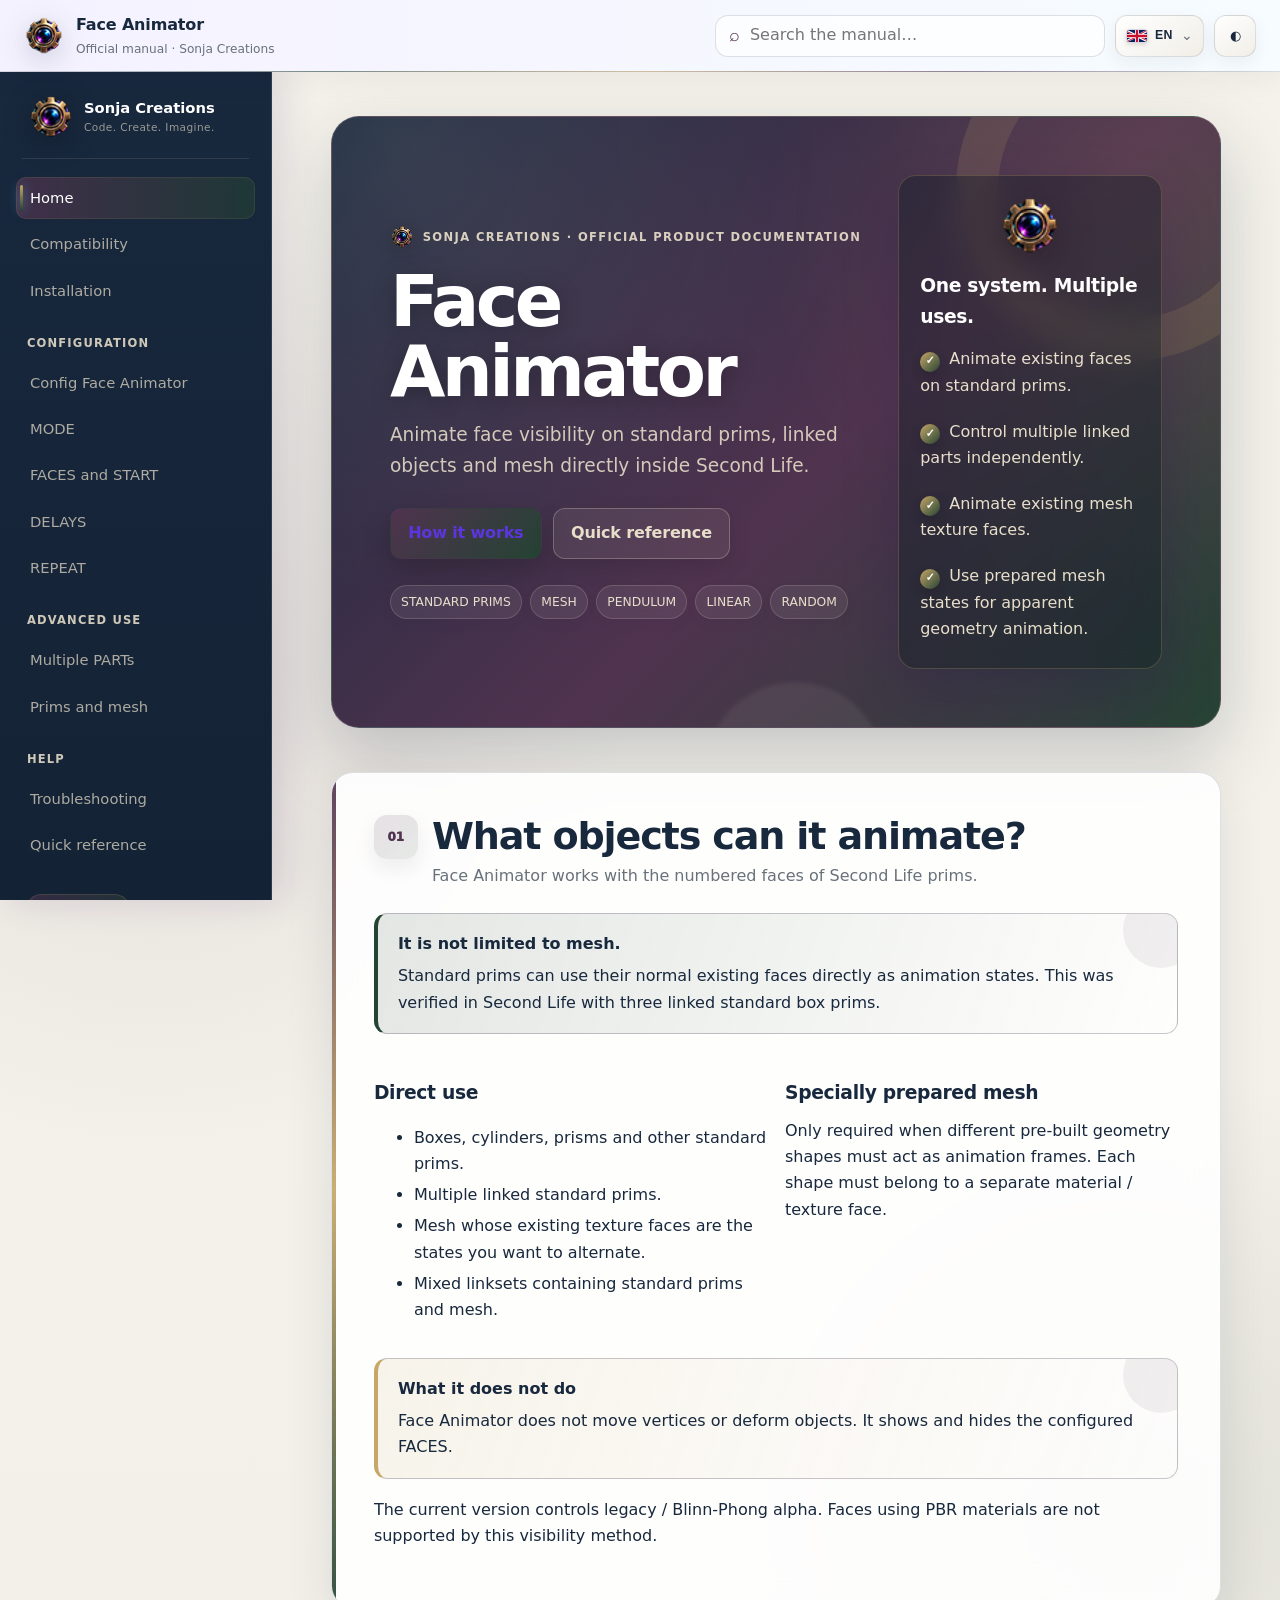
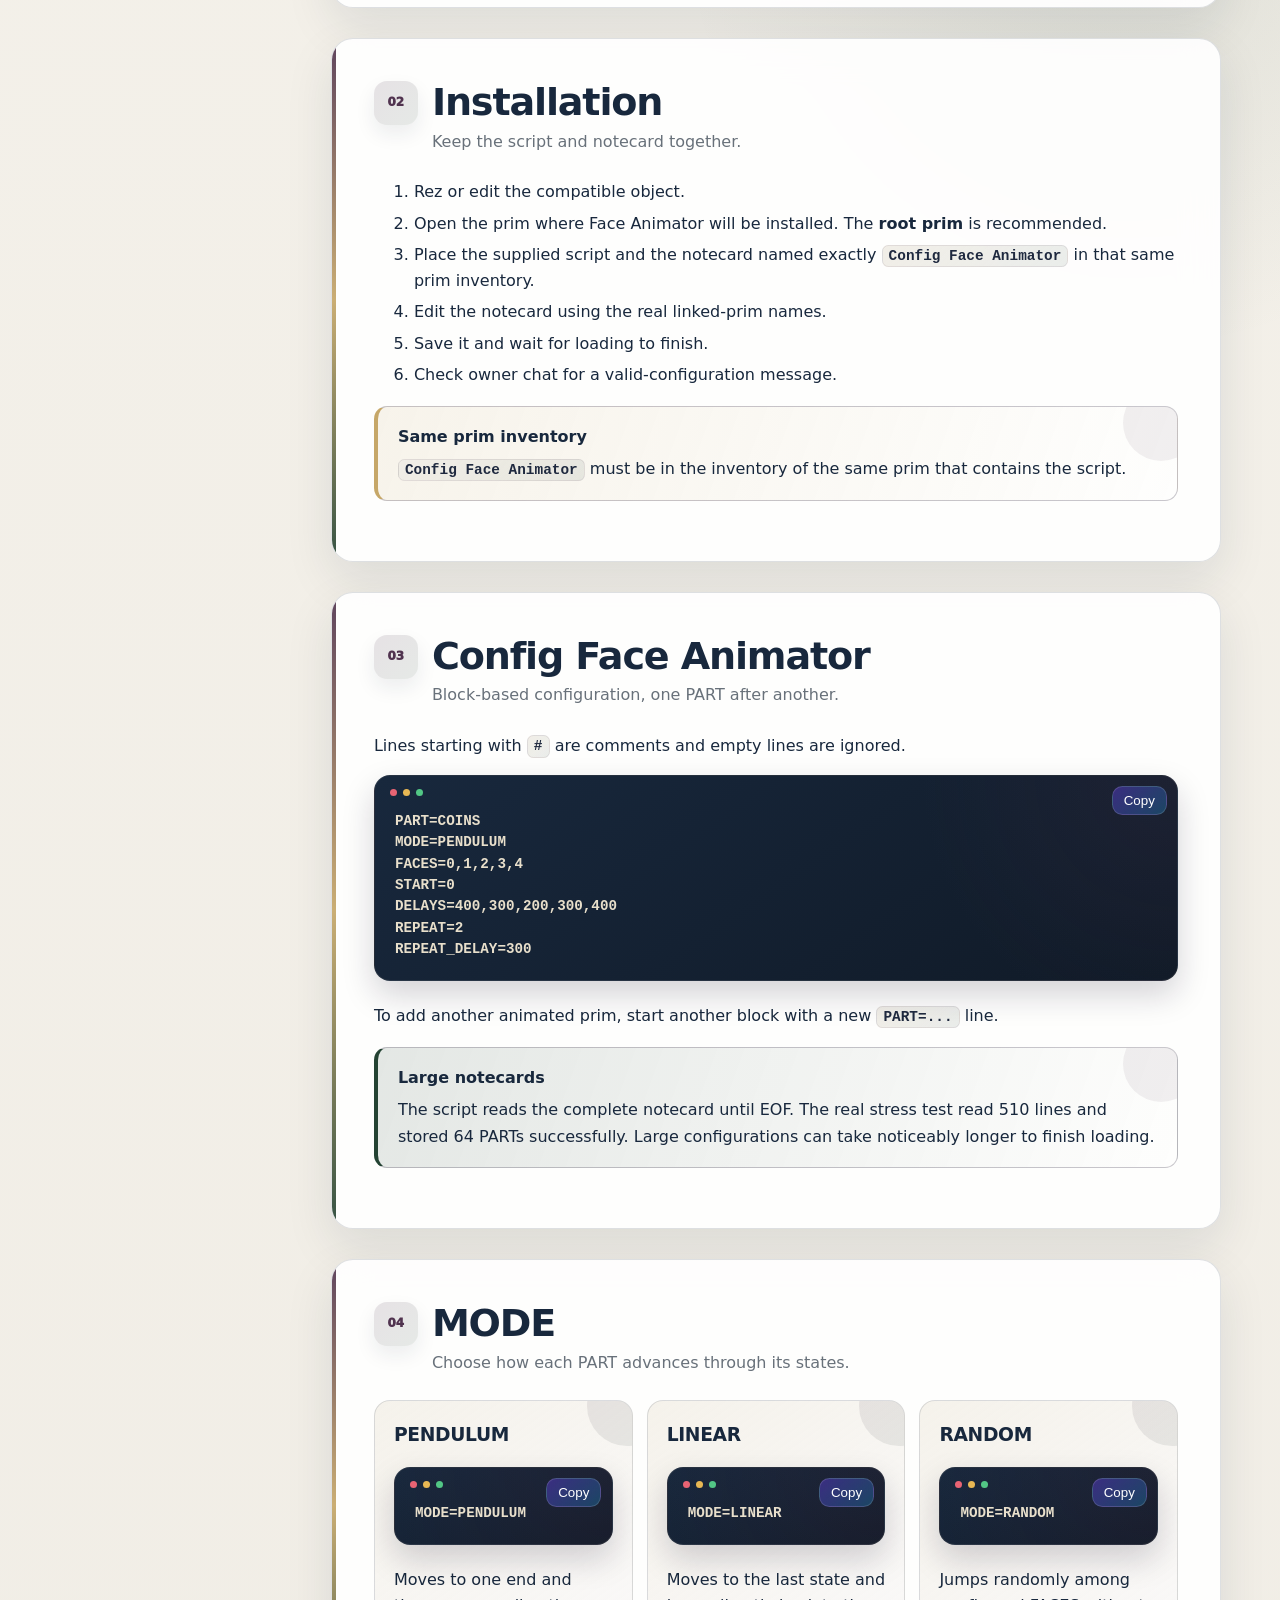
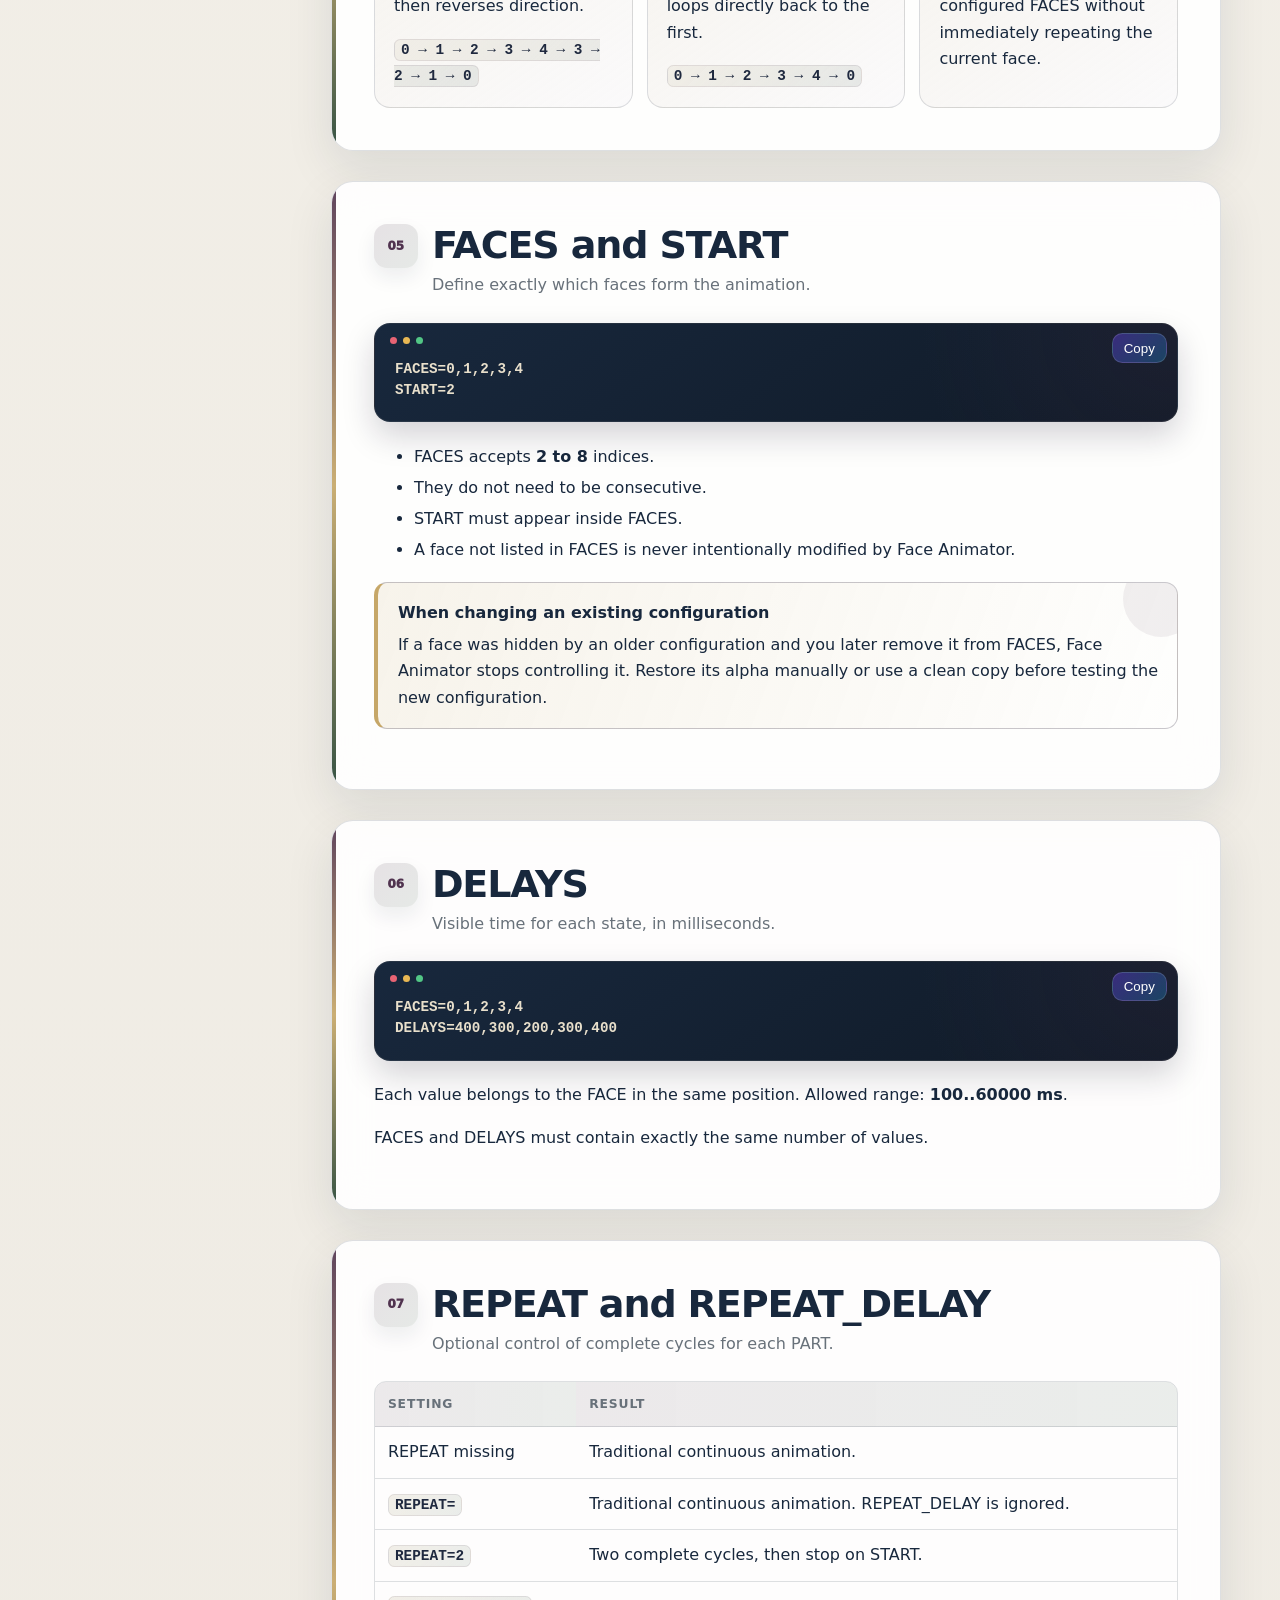
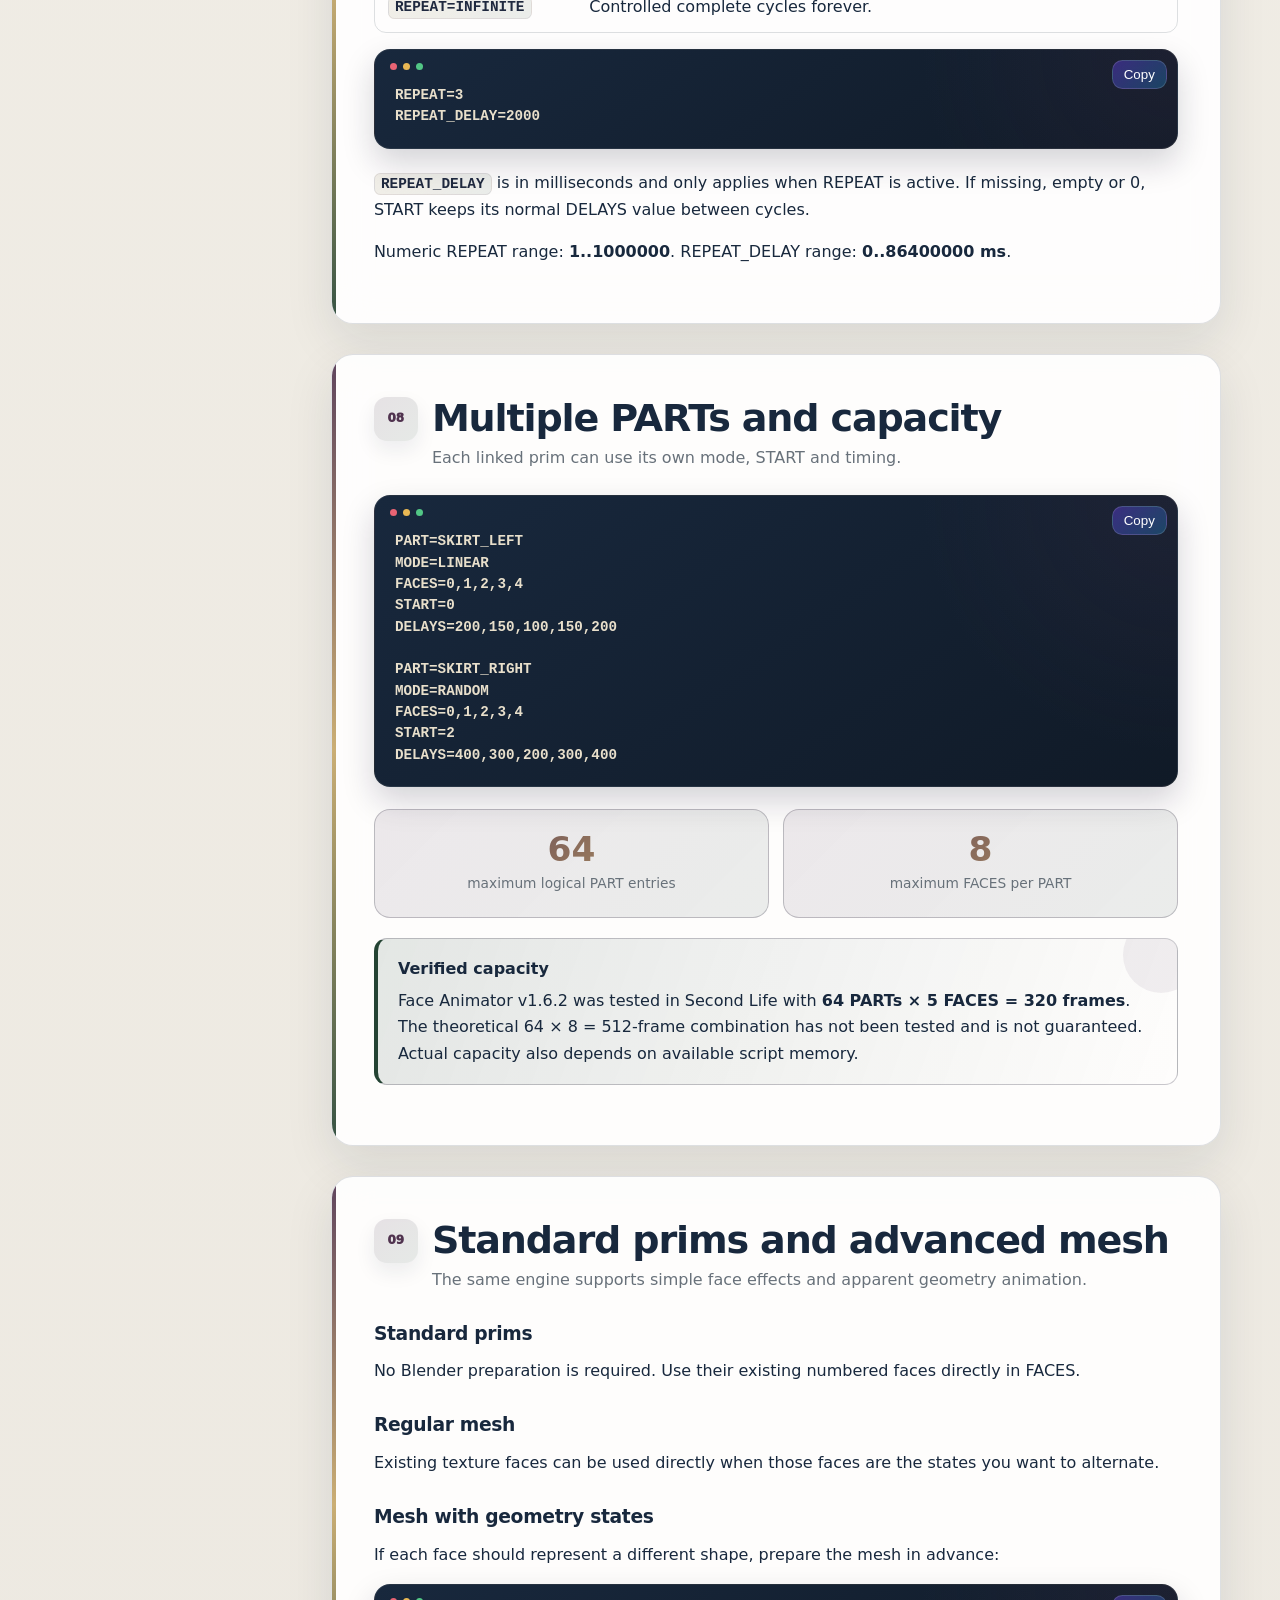
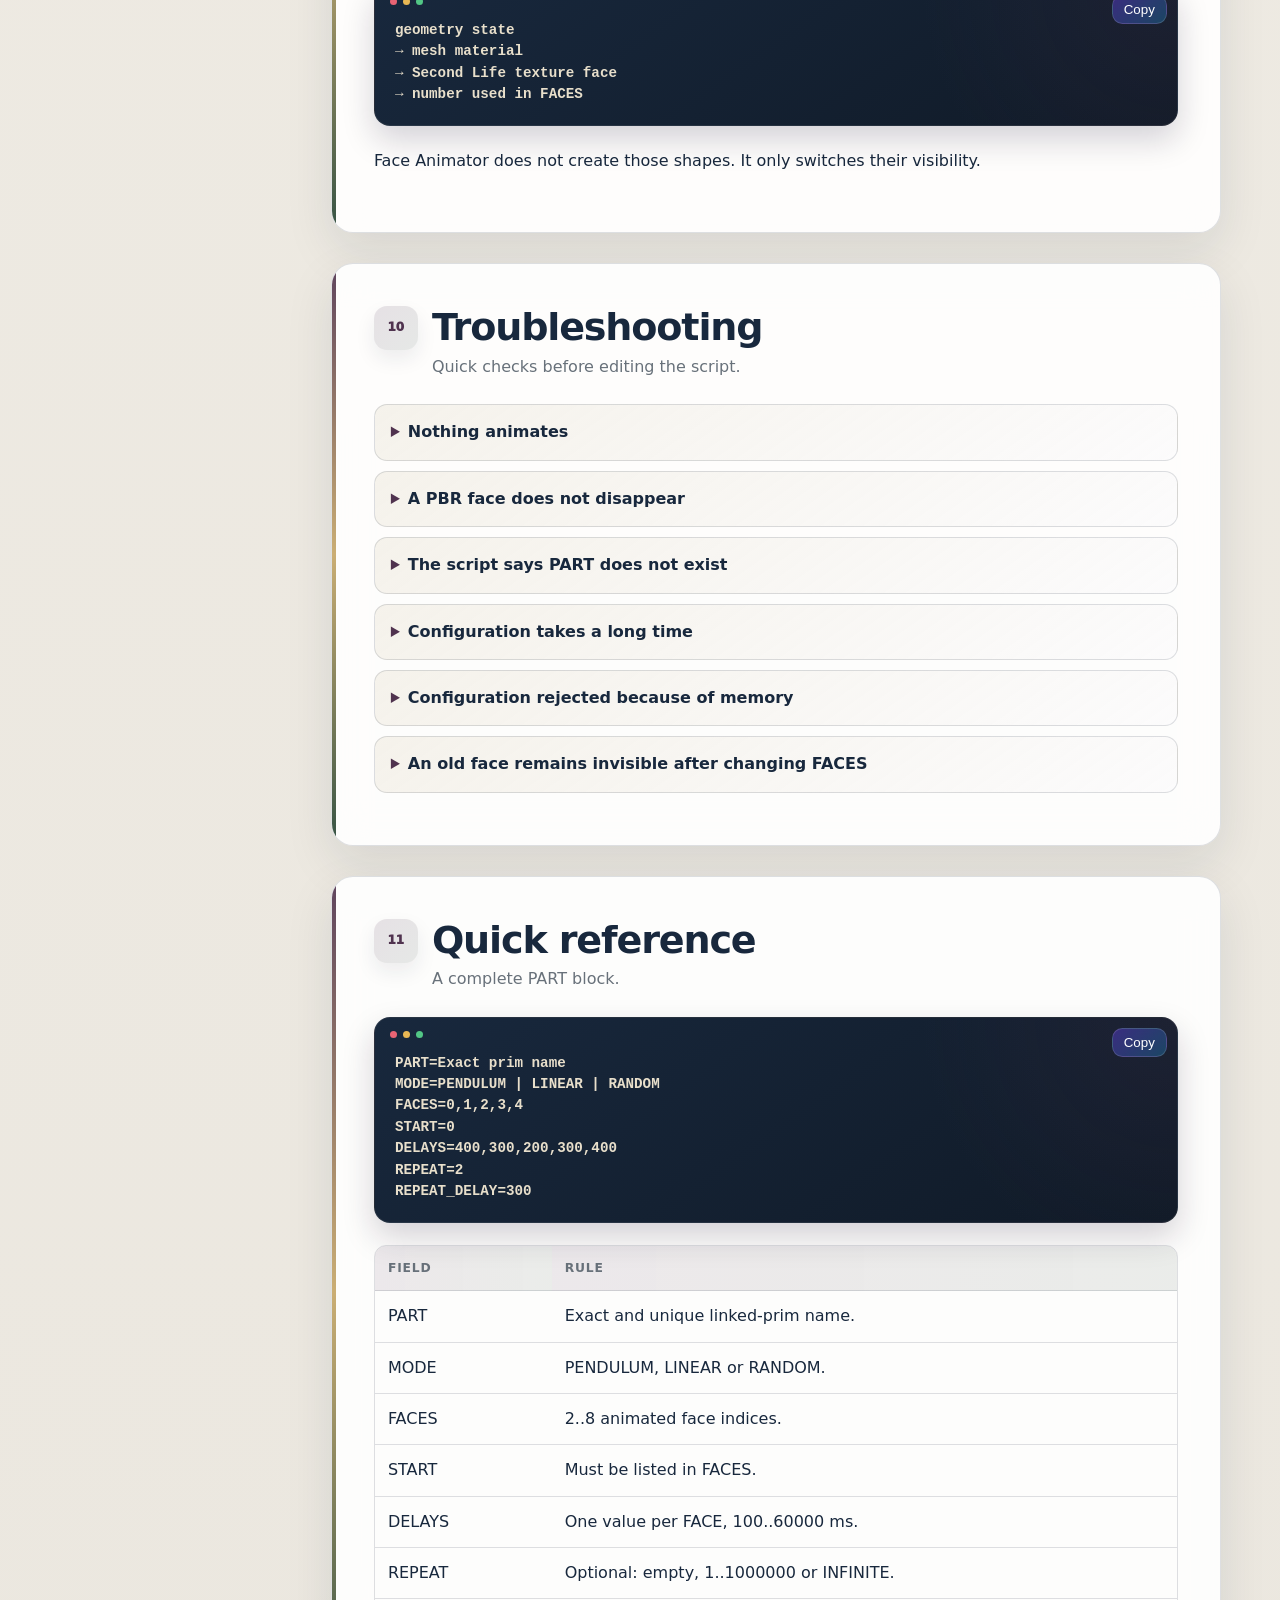
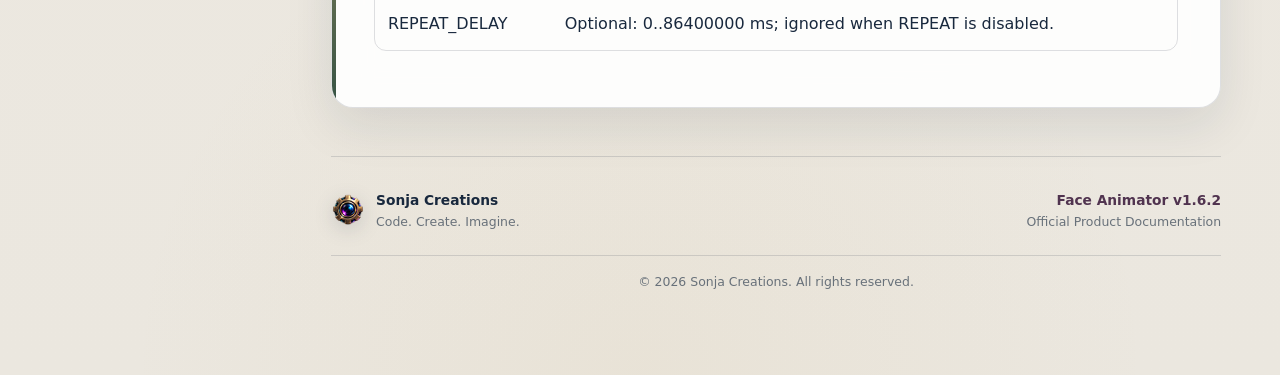
<file: docs/en.html>
<!doctype html>
<html lang="en" data-theme="light" data-language="en">
<head>
  <meta charset="utf-8">
  <meta name="viewport" content="width=device-width,initial-scale=1">
  <meta name="description" content="Official Face Animator user manual for Second Life, published by Sonja Creations.">
  <meta name="theme-color" content="#18283D">
  <title>Face Animator · Sonja Creations</title>
  <link rel="icon" type="image/png" href="./assets/brand/icono2.png">
  <link rel="apple-touch-icon" href="./assets/brand/icono2.png">
  <link rel="stylesheet" href="./styles.css?v=sonja-creations-20261009-1">
</head>
<body>
  <header class="topbar">
    <button class="icon-button mobile-only" id="menuButton" aria-label="Menu">☰</button>
    <a class="brand brand-sonja" href="#inicio" aria-label="Face Animator by Sonja Creations">
      <img class="brand-icon" src="./assets/brand/icono2.png" alt="" width="40" height="40">
      <span><strong>Face Animator</strong><small>Official manual · Sonja Creations</small></span>
    </a>
    <div class="top-actions">
      <label class="search">
        <span>⌕</span>
        <input id="searchInput" type="search" placeholder="Search the manual…" aria-label="Search the manual…">
      </label>
      <div class="language-dropdown" id="languageDropdown">
        <button class="language-button" id="languageButton" type="button" aria-label="Language" aria-haspopup="true" aria-expanded="false">
          <img class="language-flag" width="22" height="14" id="currentLanguageFlag" src="./assets/flags/gb.svg" alt="">
          <span class="language-code" id="currentLanguageCode">EN</span>
          <span class="language-chevron" aria-hidden="true">⌄</span>
        </button>
        <div class="language-menu" id="languageMenu" role="menu">
          <a href="./" data-lang="es" role="menuitem"><img class="language-flag" width="22" height="14" src="./assets/flags/es.svg" alt=""><span>ES</span></a>
          <a href="./en.html" data-lang="en" role="menuitem"><img class="language-flag" width="22" height="14" src="./assets/flags/gb.svg" alt=""><span>EN</span></a>
          <a href="./pt.html" data-lang="pt" role="menuitem"><img class="language-flag" width="22" height="14" src="./assets/flags/pt.svg" alt=""><span>PT</span></a>
          <a href="./de.html" data-lang="de" role="menuitem"><img class="language-flag" width="22" height="14" src="./assets/flags/de.svg" alt=""><span>DE</span></a>
          <a href="./fr.html" data-lang="fr" role="menuitem"><img class="language-flag" width="22" height="14" src="./assets/flags/fr.svg" alt=""><span>FR</span></a>
          <a href="./ja.html" data-lang="ja" role="menuitem"><img class="language-flag" width="22" height="14" src="./assets/flags/jp.svg" alt=""><span>日本語</span></a>
        </div>
      </div>
      <button class="icon-button" id="themeButton" aria-label="Theme">◐</button>
    </div>
  </header>
  <div class="layout">
    <aside class="sidebar" id="sidebar">
      <div class="sidebar-brand">
        <img src="./assets/brand/icono2.png" alt="" width="46" height="46">
        <div><strong>Sonja Creations</strong><small>Code. Create. Imagine.</small></div>
      </div>
      <nav>
<a href="#inicio">Home</a>
<a href="#compatibilidad">Compatibility</a>
<a href="#instalacion">Installation</a>
<div class="nav-group">Configuration</div>
<a href="#config">Config Face Animator</a>
<a href="#modos">MODE</a>
<a href="#faces">FACES and START</a>
<a href="#delays">DELAYS</a>
<a href="#repeat">REPEAT</a>
<div class="nav-group">Advanced use</div>
<a href="#varias-partes">Multiple PARTs</a>
<a href="#mesh">Prims and mesh</a>
<div class="nav-group">Help</div>
<a href="#problemas">Troubleshooting</a>
<a href="#referencia">Quick reference</a></nav>
      <div class="sidebar-footer"><span class="pill">Manual v1.0</span><span class="muted">Face Animator v1.6.2</span></div>
    </aside>
    <main class="content" id="content">
      
<section id="inicio" class="hero hero-sonja searchable">
  <div class="hero-copy">
    <div class="sonja-kicker"><img src="./assets/brand/icono2.png" alt="" width="24" height="24"><span>SONJA CREATIONS · OFFICIAL PRODUCT DOCUMENTATION</span></div>
    <h1>Face Animator</h1>
    <p class="lead">Animate face visibility on standard prims, linked objects and mesh directly inside Second Life.</p>
    <div class="hero-actions"><a class="button primary" href="#compatibilidad">How it works</a><a class="button ghost" href="#referencia">Quick reference</a></div>
    <div class="badges"><span>STANDARD PRIMS</span><span>MESH</span><span>PENDULUM</span><span>LINEAR</span><span>RANDOM</span></div>
  </div>
  <div class="hero-card sonja-hero-card">
    <div class="hero-brand-icon"><img src="./assets/brand/icono2.png" alt="Sonja Creations"></div>
    <h3>One system. Multiple uses.</h3>
    <ul class="check-list">
      <li>Animate existing faces on standard prims.</li>
      <li>Control multiple linked parts independently.</li>
      <li>Animate existing mesh texture faces.</li>
      <li>Use prepared mesh states for apparent geometry animation.</li>
    </ul>
  </div>
</section>

<section id="compatibilidad" class="doc-section searchable">
  <div class="section-heading"><span class="step">01</span><div><h2>What objects can it animate?</h2><p>Face Animator works with the numbered faces of Second Life prims.</p></div></div>
  <div class="callout info"><strong>It is not limited to mesh.</strong><p>Standard prims can use their normal existing faces directly as animation states. This was verified in Second Life with three linked standard box prims.</p></div>
  <div class="two-col">
    <div><h3>Direct use</h3><ul><li>Boxes, cylinders, prisms and other standard prims.</li><li>Multiple linked standard prims.</li><li>Mesh whose existing texture faces are the states you want to alternate.</li><li>Mixed linksets containing standard prims and mesh.</li></ul></div>
    <div><h3>Specially prepared mesh</h3><p>Only required when different pre-built geometry shapes must act as animation frames. Each shape must belong to a separate material / texture face.</p></div>
  </div>
  <div class="callout warning"><strong>What it does not do</strong><p>Face Animator does not move vertices or deform objects. It shows and hides the configured FACES.</p></div>
  <p>The current version controls legacy / Blinn-Phong alpha. Faces using PBR materials are not supported by this visibility method.</p>
</section>

<section id="instalacion" class="doc-section searchable">
  <div class="section-heading"><span class="step">02</span><div><h2>Installation</h2><p>Keep the script and notecard together.</p></div></div>
  <ol>
    <li>Rez or edit the compatible object.</li>
    <li>Open the prim where Face Animator will be installed. The <strong>root prim</strong> is recommended.</li>
    <li>Place the supplied script and the notecard named exactly <code>Config Face Animator</code> in that same prim inventory.</li>
    <li>Edit the notecard using the real linked-prim names.</li>
    <li>Save it and wait for loading to finish.</li>
    <li>Check owner chat for a valid-configuration message.</li>
  </ol>
  <div class="callout warning"><strong>Same prim inventory</strong><p><code>Config Face Animator</code> must be in the inventory of the same prim that contains the script.</p></div>
</section>

<section id="config" class="doc-section searchable">
  <div class="section-heading"><span class="step">03</span><div><h2>Config Face Animator</h2><p>Block-based configuration, one PART after another.</p></div></div>
  <p>Lines starting with <code>#</code> are comments and empty lines are ignored.</p>
  <pre><code>PART=COINS
MODE=PENDULUM
FACES=0,1,2,3,4
START=0
DELAYS=400,300,200,300,400
REPEAT=2
REPEAT_DELAY=300</code></pre>
  <p>To add another animated prim, start another block with a new <code>PART=...</code> line.</p>
  <div class="callout info"><strong>Large notecards</strong><p>The script reads the complete notecard until EOF. The real stress test read 510 lines and stored 64 PARTs successfully. Large configurations can take noticeably longer to finish loading.</p></div>
</section>

<section id="modos" class="doc-section searchable">
  <div class="section-heading"><span class="step">04</span><div><h2>MODE</h2><p>Choose how each PART advances through its states.</p></div></div>
  <div class="cards three">
    <article><h3>PENDULUM</h3><pre><code>MODE=PENDULUM</code></pre><p>Moves to one end and then reverses direction.</p><code>0 → 1 → 2 → 3 → 4 → 3 → 2 → 1 → 0</code></article>
    <article><h3>LINEAR</h3><pre><code>MODE=LINEAR</code></pre><p>Moves to the last state and loops directly back to the first.</p><code>0 → 1 → 2 → 3 → 4 → 0</code></article>
    <article><h3>RANDOM</h3><pre><code>MODE=RANDOM</code></pre><p>Jumps randomly among configured FACES without immediately repeating the current face.</p></article>
  </div>
</section>

<section id="faces" class="doc-section searchable">
  <div class="section-heading"><span class="step">05</span><div><h2>FACES and START</h2><p>Define exactly which faces form the animation.</p></div></div>
  <pre><code>FACES=0,1,2,3,4
START=2</code></pre>
  <ul><li>FACES accepts <strong>2 to 8</strong> indices.</li><li>They do not need to be consecutive.</li><li>START must appear inside FACES.</li><li>A face not listed in FACES is never intentionally modified by Face Animator.</li></ul>
  <div class="callout warning"><strong>When changing an existing configuration</strong><p>If a face was hidden by an older configuration and you later remove it from FACES, Face Animator stops controlling it. Restore its alpha manually or use a clean copy before testing the new configuration.</p></div>
</section>

<section id="delays" class="doc-section searchable">
  <div class="section-heading"><span class="step">06</span><div><h2>DELAYS</h2><p>Visible time for each state, in milliseconds.</p></div></div>
  <pre><code>FACES=0,1,2,3,4
DELAYS=400,300,200,300,400</code></pre>
  <p>Each value belongs to the FACE in the same position. Allowed range: <strong>100..60000 ms</strong>.</p>
  <p>FACES and DELAYS must contain exactly the same number of values.</p>
</section>

<section id="repeat" class="doc-section searchable">
  <div class="section-heading"><span class="step">07</span><div><h2>REPEAT and REPEAT_DELAY</h2><p>Optional control of complete cycles for each PART.</p></div></div>
  <table><thead><tr><th>Setting</th><th>Result</th></tr></thead><tbody>
    <tr><td>REPEAT missing</td><td>Traditional continuous animation.</td></tr>
    <tr><td><code>REPEAT=</code></td><td>Traditional continuous animation. REPEAT_DELAY is ignored.</td></tr>
    <tr><td><code>REPEAT=2</code></td><td>Two complete cycles, then stop on START.</td></tr>
    <tr><td><code>REPEAT=INFINITE</code></td><td>Controlled complete cycles forever.</td></tr>
  </tbody></table>
  <pre><code>REPEAT=3
REPEAT_DELAY=2000</code></pre>
  <p><code>REPEAT_DELAY</code> is in milliseconds and only applies when REPEAT is active. If missing, empty or 0, START keeps its normal DELAYS value between cycles.</p>
  <p>Numeric REPEAT range: <strong>1..1000000</strong>. REPEAT_DELAY range: <strong>0..86400000 ms</strong>.</p>
</section>

<section id="varias-partes" class="doc-section searchable">
  <div class="section-heading"><span class="step">08</span><div><h2>Multiple PARTs and capacity</h2><p>Each linked prim can use its own mode, START and timing.</p></div></div>
  <pre><code>PART=SKIRT_LEFT
MODE=LINEAR
FACES=0,1,2,3,4
START=0
DELAYS=200,150,100,150,200

PART=SKIRT_RIGHT
MODE=RANDOM
FACES=0,1,2,3,4
START=2
DELAYS=400,300,200,300,400</code></pre>
  <div class="stats"><div><strong>64</strong><span>maximum logical PART entries</span></div><div><strong>8</strong><span>maximum FACES per PART</span></div></div>
  <div class="callout info"><strong>Verified capacity</strong><p>Face Animator v1.6.2 was tested in Second Life with <strong>64 PARTs × 5 FACES = 320 frames</strong>. The theoretical 64 × 8 = 512-frame combination has not been tested and is not guaranteed. Actual capacity also depends on available script memory.</p></div>
</section>

<section id="mesh" class="doc-section searchable">
  <div class="section-heading"><span class="step">09</span><div><h2>Standard prims and advanced mesh</h2><p>The same engine supports simple face effects and apparent geometry animation.</p></div></div>
  <h3>Standard prims</h3>
  <p>No Blender preparation is required. Use their existing numbered faces directly in FACES.</p>
  <h3>Regular mesh</h3>
  <p>Existing texture faces can be used directly when those faces are the states you want to alternate.</p>
  <h3>Mesh with geometry states</h3>
  <p>If each face should represent a different shape, prepare the mesh in advance:</p>
  <pre><code>geometry state
→ mesh material
→ Second Life texture face
→ number used in FACES</code></pre>
  <p>Face Animator does not create those shapes. It only switches their visibility.</p>
</section>

<section id="problemas" class="doc-section searchable">
  <div class="section-heading"><span class="step">10</span><div><h2>Troubleshooting</h2><p>Quick checks before editing the script.</p></div></div>
  <details><summary>Nothing animates</summary><p>Confirm the mesh was prepared with separate texture faces, PART exactly matches the prim name, and FACES uses indices that really exist.</p></details>
  <details><summary>A PBR face does not disappear</summary><p>The current method uses Blinn-Phong alpha. PBR material faces do not visually respond to this visibility method.</p></details>
  <details><summary>The script says PART does not exist</summary><p>PART uses the exact prim name. Check spaces, punctuation, case and the real name reported by the startup scan.</p></details>
  <details><summary>Configuration takes a long time</summary><p>Notecards are read line by line. Hundreds of lines can take noticeable time. Wait for the EOF/valid configuration message.</p></details>
  <details><summary>Configuration rejected because of memory</summary><p>Reduce the total number of PARTs or FACES. The 64-PART limit is logical, but Mono script memory is still finite.</p></details>
  <details><summary>An old face remains invisible after changing FACES</summary><p>Restore its alpha manually or use a clean copy. A face removed from FACES is intentionally no longer controlled.</p></details>
</section>

<section id="referencia" class="doc-section searchable">
  <div class="section-heading"><span class="step">11</span><div><h2>Quick reference</h2><p>A complete PART block.</p></div></div>
  <pre><code>PART=Exact prim name
MODE=PENDULUM | LINEAR | RANDOM
FACES=0,1,2,3,4
START=0
DELAYS=400,300,200,300,400
REPEAT=2
REPEAT_DELAY=300</code></pre>
  <table><thead><tr><th>Field</th><th>Rule</th></tr></thead><tbody>
    <tr><td>PART</td><td>Exact and unique linked-prim name.</td></tr>
    <tr><td>MODE</td><td>PENDULUM, LINEAR or RANDOM.</td></tr>
    <tr><td>FACES</td><td>2..8 animated face indices.</td></tr>
    <tr><td>START</td><td>Must be listed in FACES.</td></tr>
    <tr><td>DELAYS</td><td>One value per FACE, 100..60000 ms.</td></tr>
    <tr><td>REPEAT</td><td>Optional: empty, 1..1000000 or INFINITE.</td></tr>
    <tr><td>REPEAT_DELAY</td><td>Optional: 0..86400000 ms; ignored when REPEAT is disabled.</td></tr>
  </tbody></table>
</section>
      <div id="noResults" class="no-results" hidden><h2>No matches found</h2></div>
      <footer class="site-footer sonja-footer">
        <div class="footer-brand"><img src="./assets/brand/icono2.png" alt="" width="34" height="34"><div><strong>Sonja Creations</strong><span>Code. Create. Imagine.</span></div></div>
        <div class="footer-product"><strong>Face Animator v1.6.2</strong><span>Official Product Documentation</span></div>
        <div class="footer-copy">© 2026 Sonja Creations. All rights reserved.</div>
      </footer>
    </main>
  </div>
  <script src="./app.js?v=face-animator-20261009-3"></script>
</body>
</html>
</file>
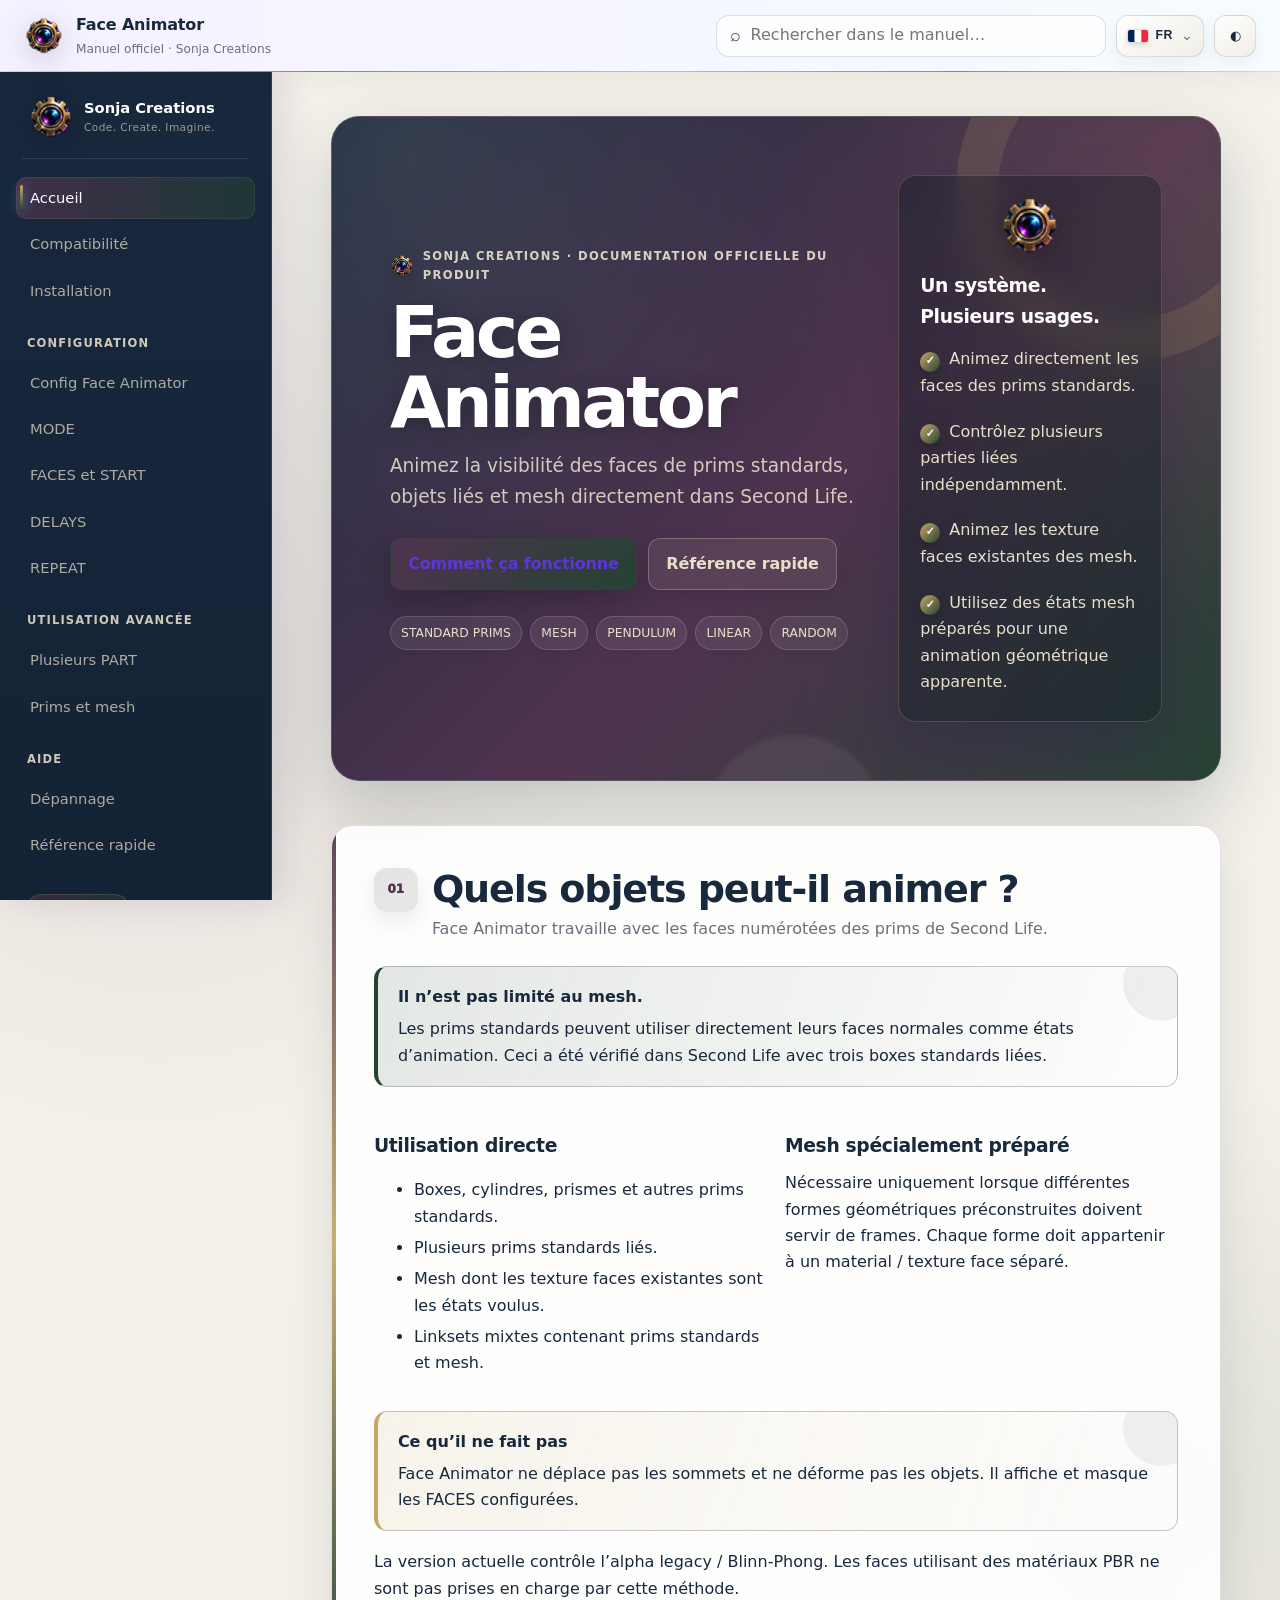
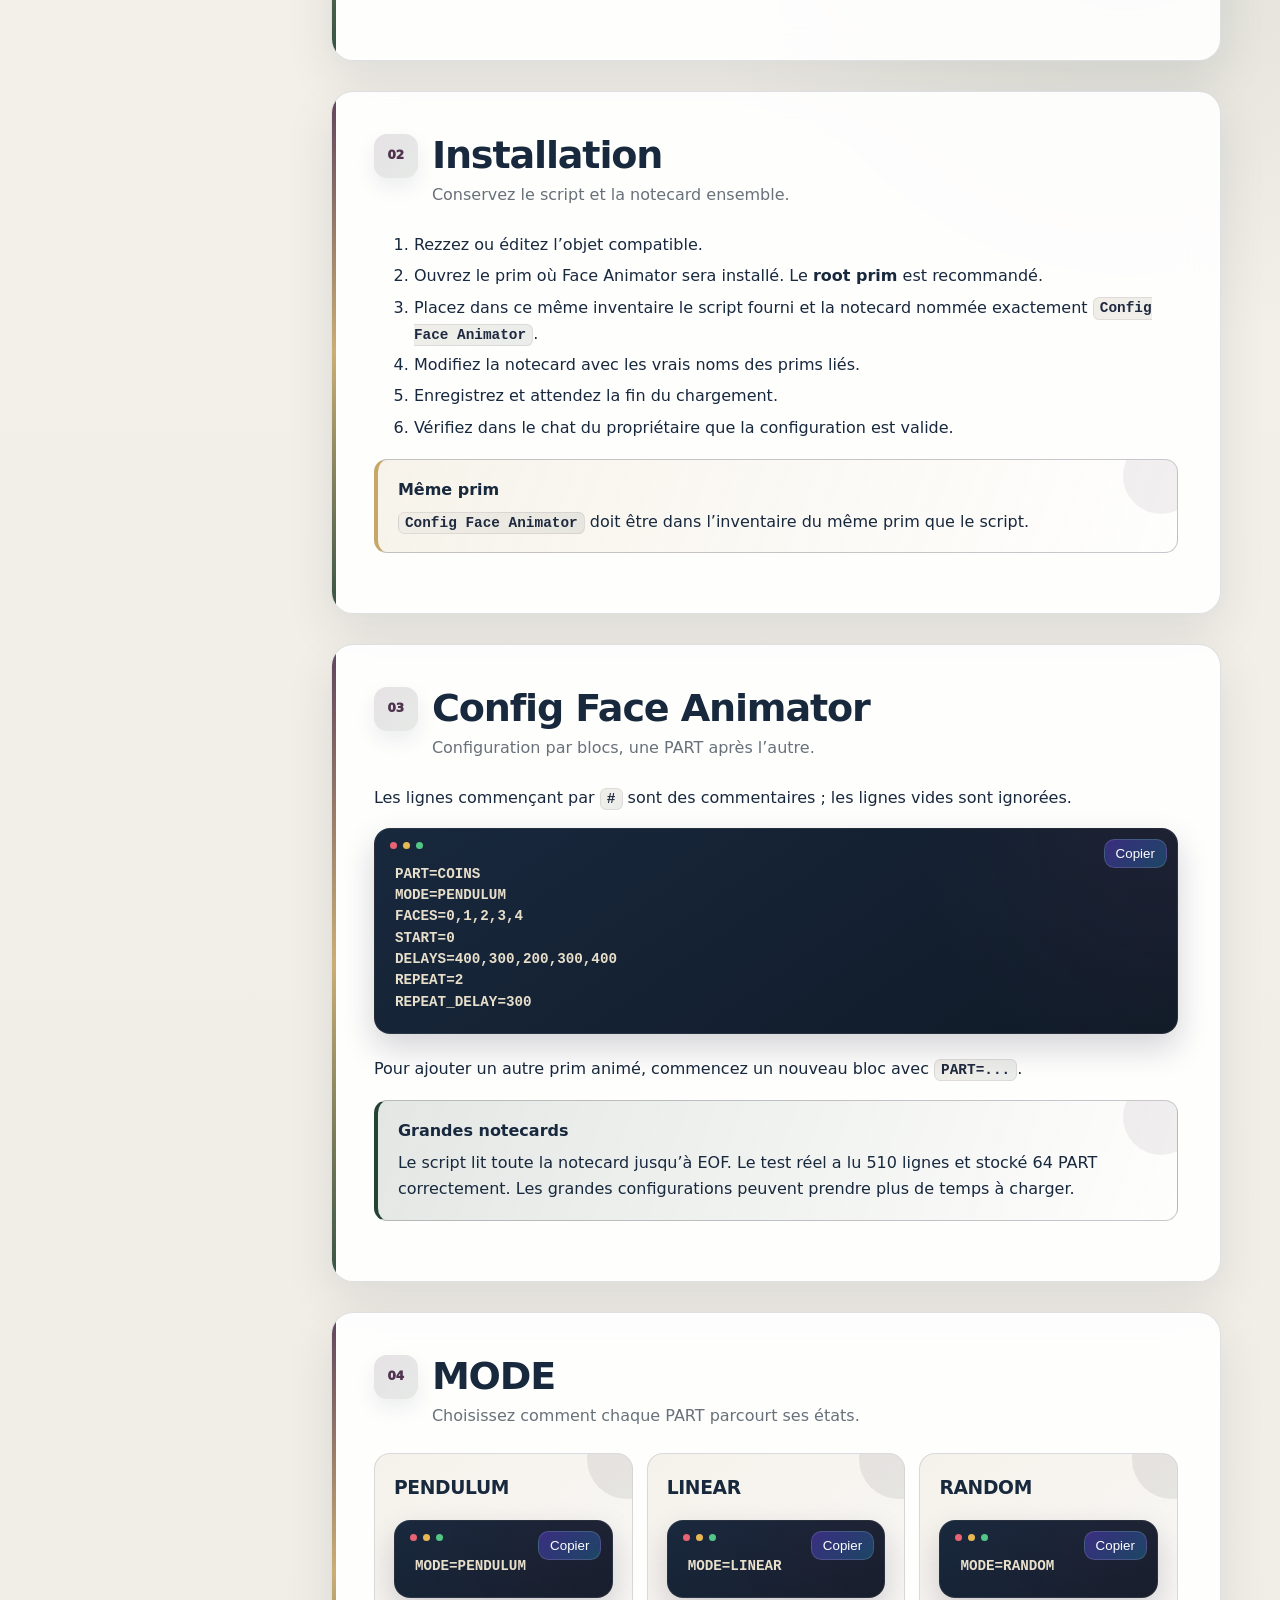
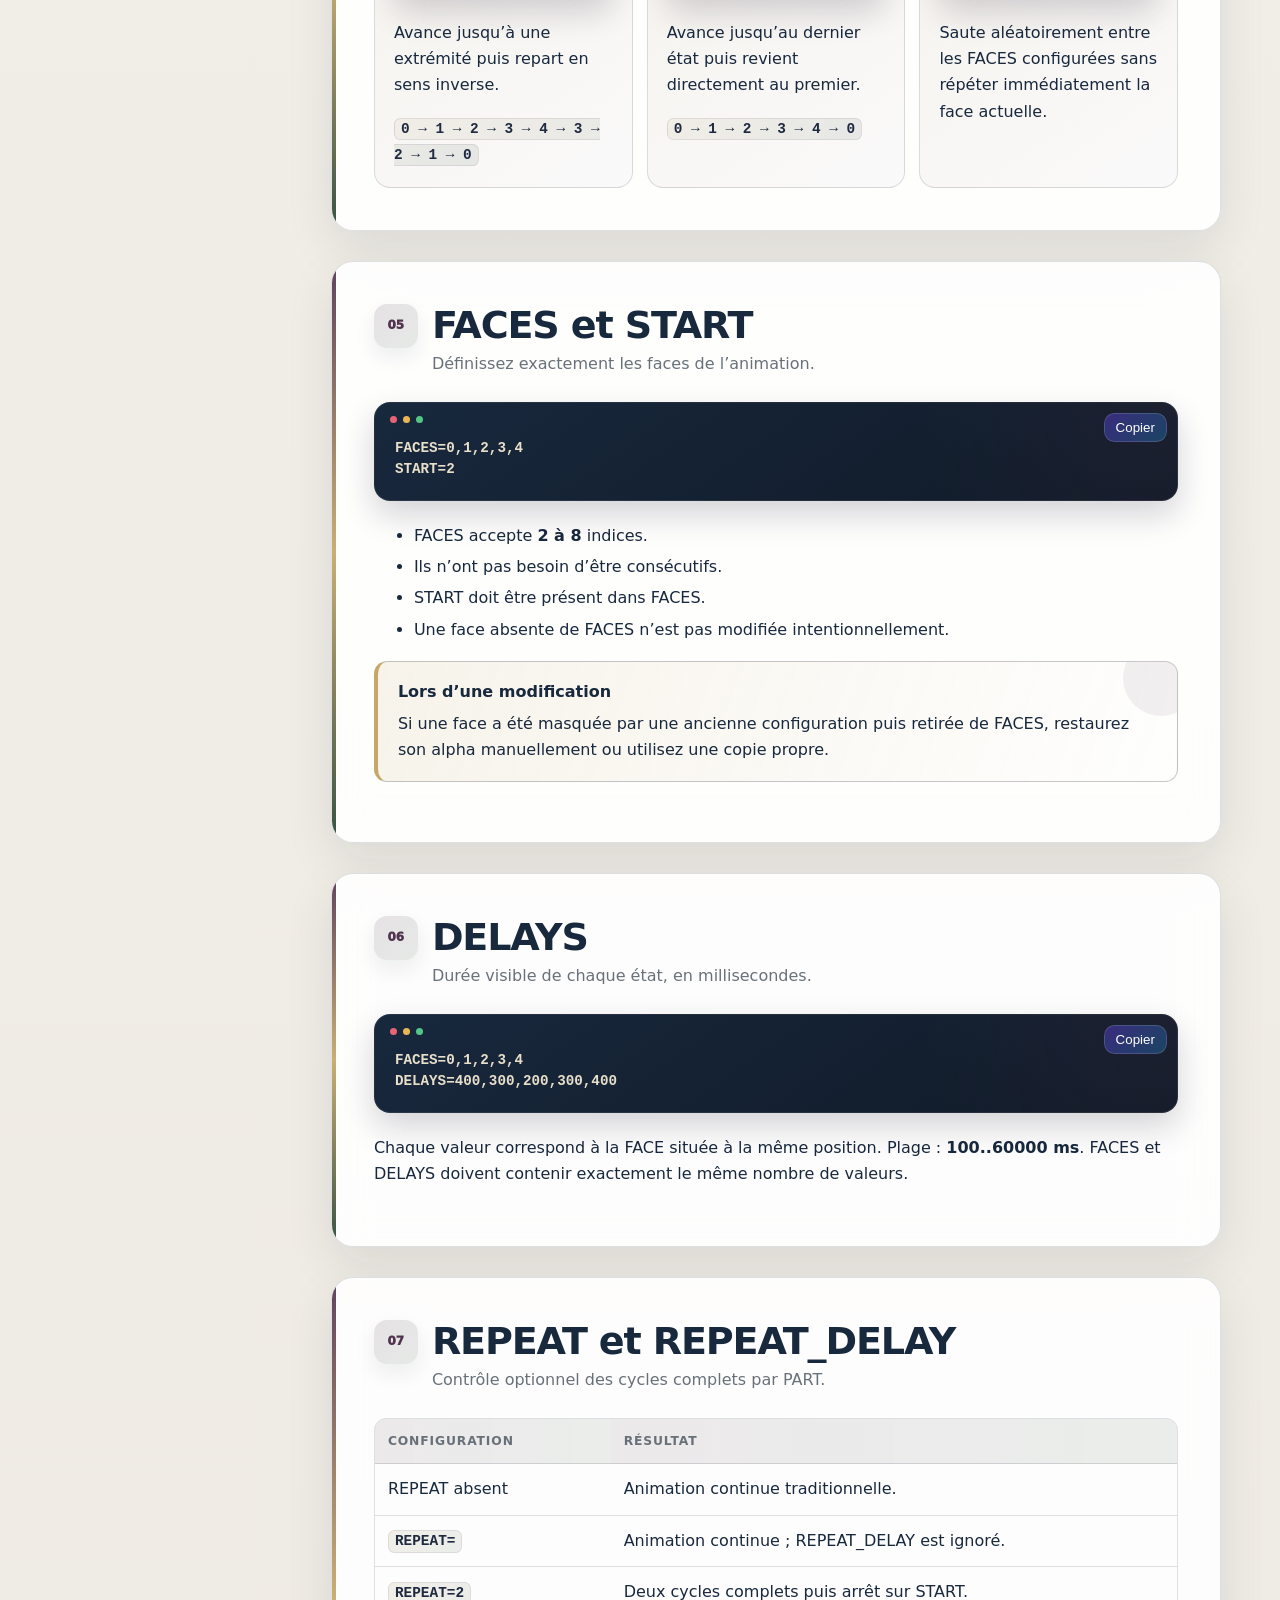
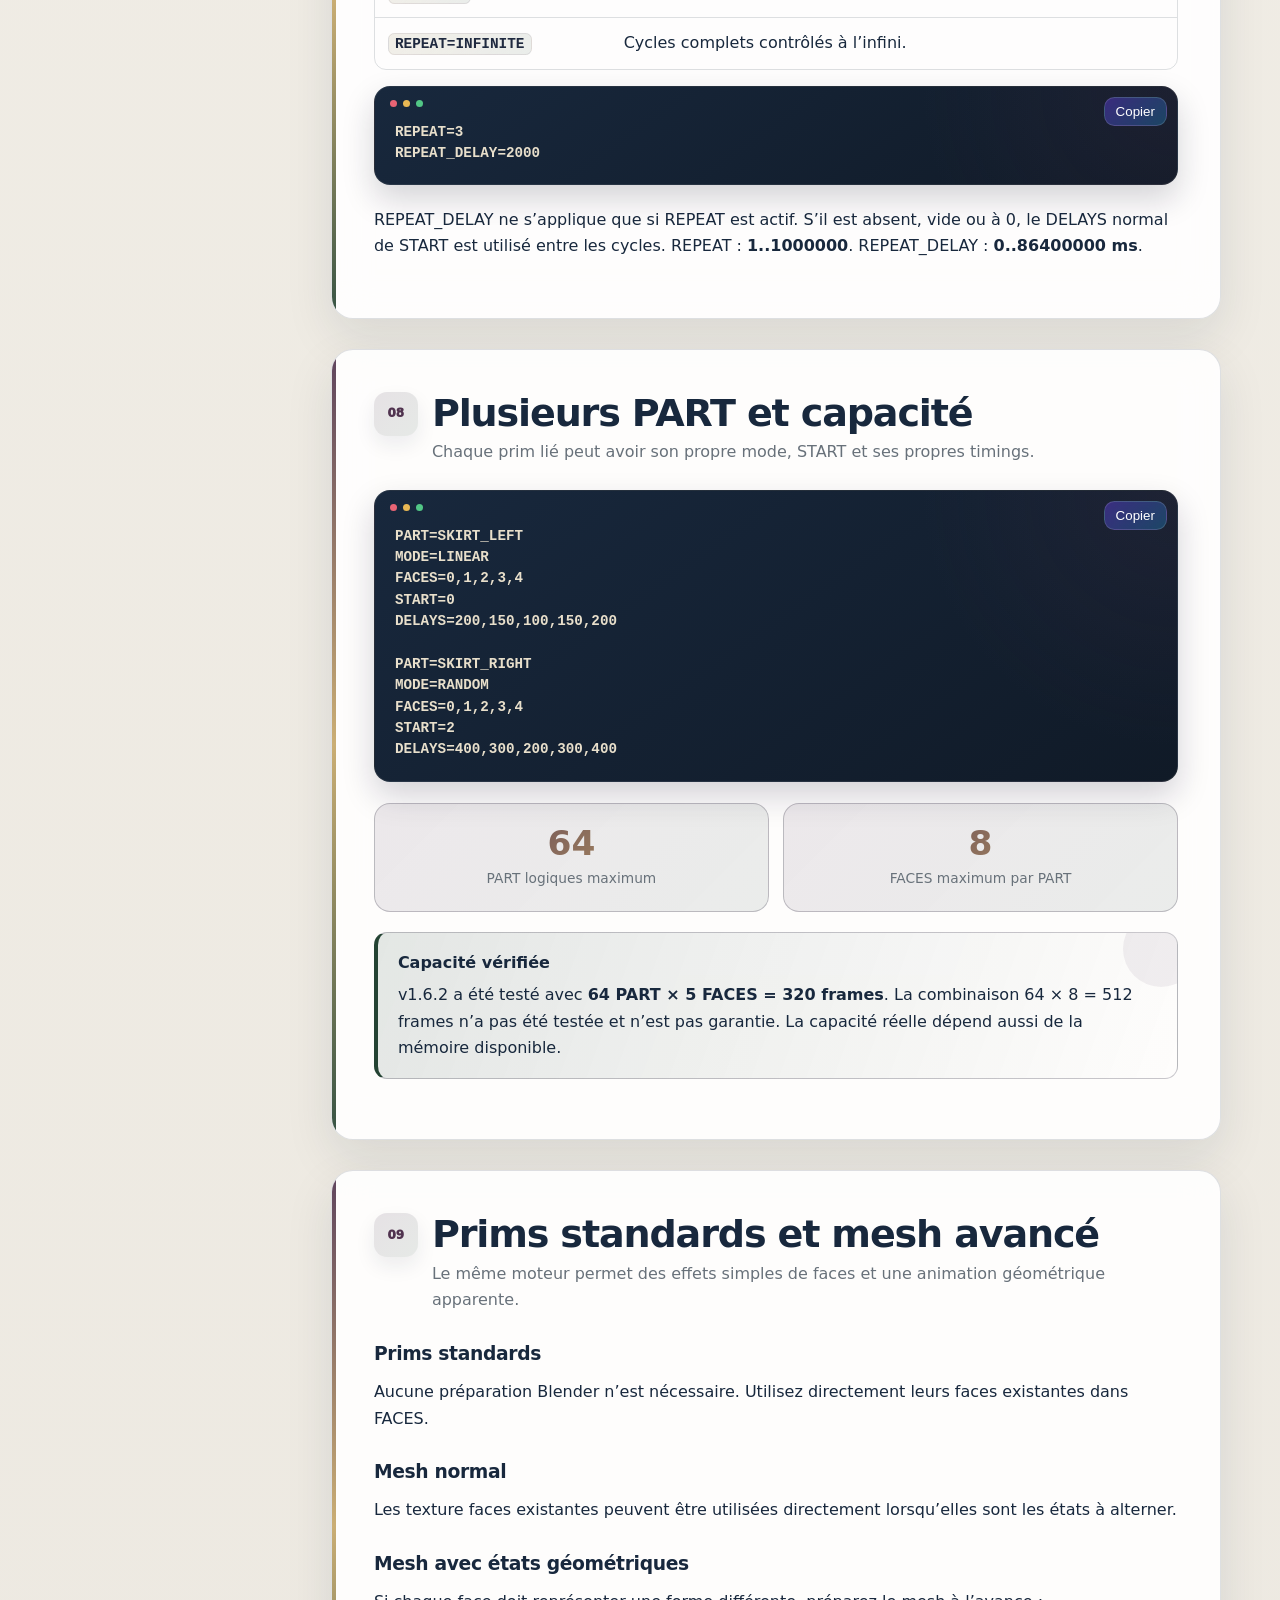
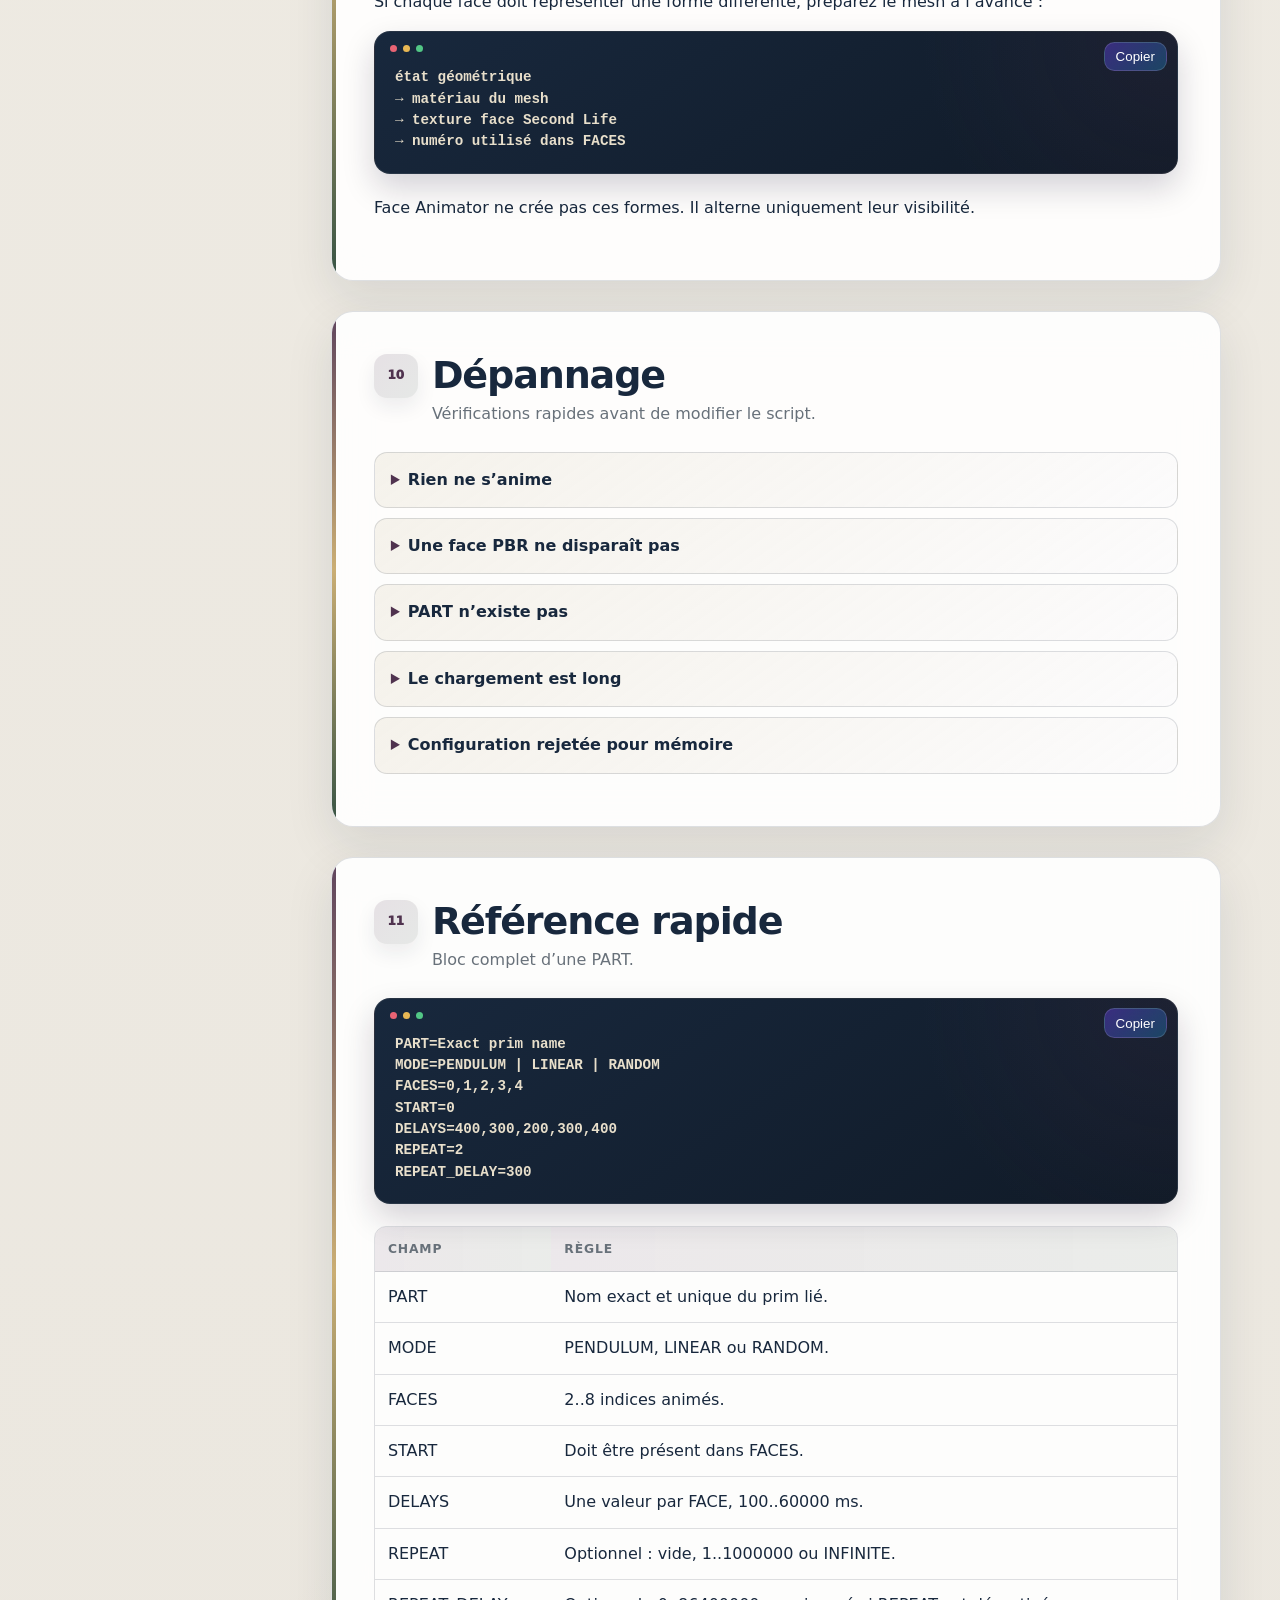
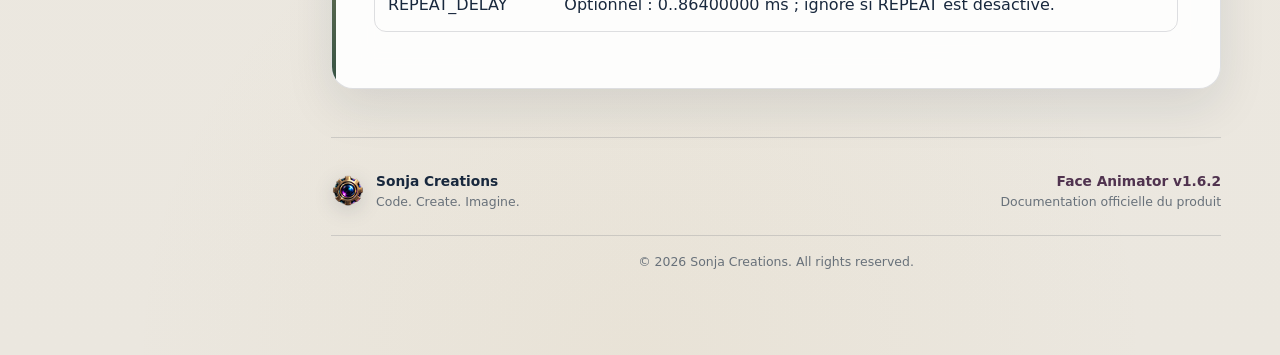
<file: docs/fr.html>
<!doctype html>
<html lang="fr" data-theme="light" data-language="fr">
<head>
  <meta charset="utf-8">
  <meta name="viewport" content="width=device-width,initial-scale=1">
  <meta name="description" content="Manuel officiel de Face Animator pour Second Life, publié par Sonja Creations.">
  <meta name="theme-color" content="#18283D">
  <title>Face Animator · Sonja Creations</title>
  <link rel="icon" type="image/png" href="./assets/brand/icono2.png">
  <link rel="apple-touch-icon" href="./assets/brand/icono2.png">
  <link rel="stylesheet" href="./styles.css?v=sonja-creations-20261009-1">
</head>
<body>
<header class="topbar">
  <button class="icon-button mobile-only" id="menuButton" aria-label="Menu">☰</button>
  <a class="brand brand-sonja" href="#inicio" aria-label="Face Animator by Sonja Creations">
      <img class="brand-icon" src="./assets/brand/icono2.png" alt="" width="40" height="40">
      <span><strong>Face Animator</strong><small>Manuel officiel · Sonja Creations</small></span>
    </a>
  <div class="top-actions">
    <label class="search"><span>⌕</span><input id="searchInput" type="search" placeholder="Rechercher dans le manuel…" aria-label="Rechercher dans le manuel…"></label>
    <div class="language-dropdown" id="languageDropdown">
      <button class="language-button" id="languageButton" type="button" aria-label="Language" aria-haspopup="true" aria-expanded="false"><img class="language-flag" width="22" height="14" id="currentLanguageFlag" src="./assets/flags/fr.svg" alt=""><span class="language-code" id="currentLanguageCode">FR</span><span class="language-chevron" aria-hidden="true">⌄</span></button>
      <div class="language-menu" id="languageMenu" role="menu">
          <a href="./" data-lang="es" role="menuitem"><img class="language-flag" width="22" height="14" src="./assets/flags/es.svg" alt=""><span>ES</span></a>
          <a href="./en.html" data-lang="en" role="menuitem"><img class="language-flag" width="22" height="14" src="./assets/flags/gb.svg" alt=""><span>EN</span></a>
          <a href="./pt.html" data-lang="pt" role="menuitem"><img class="language-flag" width="22" height="14" src="./assets/flags/pt.svg" alt=""><span>PT</span></a>
          <a href="./de.html" data-lang="de" role="menuitem"><img class="language-flag" width="22" height="14" src="./assets/flags/de.svg" alt=""><span>DE</span></a>
          <a href="./fr.html" data-lang="fr" role="menuitem"><img class="language-flag" width="22" height="14" src="./assets/flags/fr.svg" alt=""><span>FR</span></a>
          <a href="./ja.html" data-lang="ja" role="menuitem"><img class="language-flag" width="22" height="14" src="./assets/flags/jp.svg" alt=""><span>日本語</span></a>
        </div>
    </div>
    <button class="icon-button" id="themeButton" aria-label="Theme">◐</button>
  </div>
</header>
<div class="layout">
  <aside class="sidebar" id="sidebar">
      <div class="sidebar-brand">
        <img src="./assets/brand/icono2.png" alt="" width="46" height="46">
        <div><strong>Sonja Creations</strong><small>Code. Create. Imagine.</small></div>
      </div>
      <nav><a href="#inicio">Accueil</a><a href="#compatibilidade">Compatibilité</a><a href="#instalacion">Installation</a><div class="nav-group">Configuration</div><a href="#config">Config Face Animator</a><a href="#modos">MODE</a><a href="#faces">FACES et START</a><a href="#delays">DELAYS</a><a href="#repeat">REPEAT</a><div class="nav-group">Utilisation avancée</div><a href="#varias-partes">Plusieurs PART</a><a href="#mesh">Prims et mesh</a><div class="nav-group">Aide</div><a href="#problemas">Dépannage</a><a href="#referencia">Référence rapide</a></nav><div class="sidebar-footer"><span class="pill">Manual v1.0</span><span class="muted">Face Animator v1.6.2</span></div></aside>
  <main class="content" id="content">
<section id="inicio" class="hero hero-sonja searchable">
  <div class="hero-copy">
    <div class="sonja-kicker"><img src="./assets/brand/icono2.png" alt="" width="24" height="24"><span>SONJA CREATIONS · DOCUMENTATION OFFICIELLE DU PRODUIT</span></div>
    <h1>Face Animator</h1>
    <p class="lead">Animez la visibilité des faces de prims standards, objets liés et mesh directement dans Second Life.</p>
    <div class="hero-actions"><a class="button primary" href="#compatibilidad">Comment ça fonctionne</a><a class="button ghost" href="#referencia">Référence rapide</a></div>
    <div class="badges"><span>STANDARD PRIMS</span><span>MESH</span><span>PENDULUM</span><span>LINEAR</span><span>RANDOM</span></div>
  </div>
  <div class="hero-card sonja-hero-card">
    <div class="hero-brand-icon"><img src="./assets/brand/icono2.png" alt="Sonja Creations"></div>
    <h3>Un système. Plusieurs usages.</h3>
    <ul class="check-list">
      <li>Animez directement les faces des prims standards.</li>
      <li>Contrôlez plusieurs parties liées indépendamment.</li>
      <li>Animez les texture faces existantes des mesh.</li>
      <li>Utilisez des états mesh préparés pour une animation géométrique apparente.</li>
    </ul>
  </div>
</section>
<section id="compatibilidade" class="doc-section searchable">
  <div class="section-heading"><span class="step">01</span><div><h2>Quels objets peut-il animer ?</h2><p>Face Animator travaille avec les faces numérotées des prims de Second Life.</p></div></div>
  <div class="callout info"><strong>Il n’est pas limité au mesh.</strong><p>Les prims standards peuvent utiliser directement leurs faces normales comme états d’animation. Ceci a été vérifié dans Second Life avec trois boxes standards liées.</p></div>
  <div class="two-col"><div><h3>Utilisation directe</h3><ul><li>Boxes, cylindres, prismes et autres prims standards.</li><li>Plusieurs prims standards liés.</li><li>Mesh dont les texture faces existantes sont les états voulus.</li><li>Linksets mixtes contenant prims standards et mesh.</li></ul></div><div><h3>Mesh spécialement préparé</h3><p>Nécessaire uniquement lorsque différentes formes géométriques préconstruites doivent servir de frames. Chaque forme doit appartenir à un material / texture face séparé.</p></div></div>
  <div class="callout warning"><strong>Ce qu’il ne fait pas</strong><p>Face Animator ne déplace pas les sommets et ne déforme pas les objets. Il affiche et masque les FACES configurées.</p></div>
  <p>La version actuelle contrôle l’alpha legacy / Blinn-Phong. Les faces utilisant des matériaux PBR ne sont pas prises en charge par cette méthode.</p>
</section>
<section id="instalacion" class="doc-section searchable"><div class="section-heading"><span class="step">02</span><div><h2>Installation</h2><p>Conservez le script et la notecard ensemble.</p></div></div><ol><li>Rezzez ou éditez l’objet compatible.</li><li>Ouvrez le prim où Face Animator sera installé. Le <strong>root prim</strong> est recommandé.</li><li>Placez dans ce même inventaire le script fourni et la notecard nommée exactement <code>Config Face Animator</code>.</li><li>Modifiez la notecard avec les vrais noms des prims liés.</li><li>Enregistrez et attendez la fin du chargement.</li><li>Vérifiez dans le chat du propriétaire que la configuration est valide.</li></ol><div class="callout warning"><strong>Même prim</strong><p><code>Config Face Animator</code> doit être dans l’inventaire du même prim que le script.</p></div></section>
<section id="config" class="doc-section searchable"><div class="section-heading"><span class="step">03</span><div><h2>Config Face Animator</h2><p>Configuration par blocs, une PART après l’autre.</p></div></div><p>Les lignes commençant par <code>#</code> sont des commentaires ; les lignes vides sont ignorées.</p><pre><code>PART=COINS
MODE=PENDULUM
FACES=0,1,2,3,4
START=0
DELAYS=400,300,200,300,400
REPEAT=2
REPEAT_DELAY=300</code></pre><p>Pour ajouter un autre prim animé, commencez un nouveau bloc avec <code>PART=...</code>.</p><div class="callout info"><strong>Grandes notecards</strong><p>Le script lit toute la notecard jusqu’à EOF. Le test réel a lu 510 lignes et stocké 64 PART correctement. Les grandes configurations peuvent prendre plus de temps à charger.</p></div></section>
<section id="modos" class="doc-section searchable"><div class="section-heading"><span class="step">04</span><div><h2>MODE</h2><p>Choisissez comment chaque PART parcourt ses états.</p></div></div><div class="cards three"><article><h3>PENDULUM</h3><pre><code>MODE=PENDULUM</code></pre><p>Avance jusqu’à une extrémité puis repart en sens inverse.</p><code>0 → 1 → 2 → 3 → 4 → 3 → 2 → 1 → 0</code></article><article><h3>LINEAR</h3><pre><code>MODE=LINEAR</code></pre><p>Avance jusqu’au dernier état puis revient directement au premier.</p><code>0 → 1 → 2 → 3 → 4 → 0</code></article><article><h3>RANDOM</h3><pre><code>MODE=RANDOM</code></pre><p>Saute aléatoirement entre les FACES configurées sans répéter immédiatement la face actuelle.</p></article></div></section>
<section id="faces" class="doc-section searchable"><div class="section-heading"><span class="step">05</span><div><h2>FACES et START</h2><p>Définissez exactement les faces de l’animation.</p></div></div><pre><code>FACES=0,1,2,3,4
START=2</code></pre><ul><li>FACES accepte <strong>2 à 8</strong> indices.</li><li>Ils n’ont pas besoin d’être consécutifs.</li><li>START doit être présent dans FACES.</li><li>Une face absente de FACES n’est pas modifiée intentionnellement.</li></ul><div class="callout warning"><strong>Lors d’une modification</strong><p>Si une face a été masquée par une ancienne configuration puis retirée de FACES, restaurez son alpha manuellement ou utilisez une copie propre.</p></div></section>
<section id="delays" class="doc-section searchable"><div class="section-heading"><span class="step">06</span><div><h2>DELAYS</h2><p>Durée visible de chaque état, en millisecondes.</p></div></div><pre><code>FACES=0,1,2,3,4
DELAYS=400,300,200,300,400</code></pre><p>Chaque valeur correspond à la FACE située à la même position. Plage : <strong>100..60000 ms</strong>. FACES et DELAYS doivent contenir exactement le même nombre de valeurs.</p></section>
<section id="repeat" class="doc-section searchable"><div class="section-heading"><span class="step">07</span><div><h2>REPEAT et REPEAT_DELAY</h2><p>Contrôle optionnel des cycles complets par PART.</p></div></div><table><thead><tr><th>Configuration</th><th>Résultat</th></tr></thead><tbody><tr><td>REPEAT absent</td><td>Animation continue traditionnelle.</td></tr><tr><td><code>REPEAT=</code></td><td>Animation continue ; REPEAT_DELAY est ignoré.</td></tr><tr><td><code>REPEAT=2</code></td><td>Deux cycles complets puis arrêt sur START.</td></tr><tr><td><code>REPEAT=INFINITE</code></td><td>Cycles complets contrôlés à l’infini.</td></tr></tbody></table><pre><code>REPEAT=3
REPEAT_DELAY=2000</code></pre><p>REPEAT_DELAY ne s’applique que si REPEAT est actif. S’il est absent, vide ou à 0, le DELAYS normal de START est utilisé entre les cycles. REPEAT : <strong>1..1000000</strong>. REPEAT_DELAY : <strong>0..86400000 ms</strong>.</p></section>
<section id="varias-partes" class="doc-section searchable"><div class="section-heading"><span class="step">08</span><div><h2>Plusieurs PART et capacité</h2><p>Chaque prim lié peut avoir son propre mode, START et ses propres timings.</p></div></div><pre><code>PART=SKIRT_LEFT
MODE=LINEAR
FACES=0,1,2,3,4
START=0
DELAYS=200,150,100,150,200

PART=SKIRT_RIGHT
MODE=RANDOM
FACES=0,1,2,3,4
START=2
DELAYS=400,300,200,300,400</code></pre><div class="stats"><div><strong>64</strong><span>PART logiques maximum</span></div><div><strong>8</strong><span>FACES maximum par PART</span></div></div><div class="callout info"><strong>Capacité vérifiée</strong><p>v1.6.2 a été testé avec <strong>64 PART × 5 FACES = 320 frames</strong>. La combinaison 64 × 8 = 512 frames n’a pas été testée et n’est pas garantie. La capacité réelle dépend aussi de la mémoire disponible.</p></div></section>
<section id="mesh" class="doc-section searchable">
  <div class="section-heading"><span class="step">09</span><div><h2>Prims standards et mesh avancé</h2><p>Le même moteur permet des effets simples de faces et une animation géométrique apparente.</p></div></div>
  <h3>Prims standards</h3><p>Aucune préparation Blender n’est nécessaire. Utilisez directement leurs faces existantes dans FACES.</p>
  <h3>Mesh normal</h3><p>Les texture faces existantes peuvent être utilisées directement lorsqu’elles sont les états à alterner.</p>
  <h3>Mesh avec états géométriques</h3><p>Si chaque face doit représenter une forme différente, préparez le mesh à l’avance :</p>
  <pre><code>état géométrique
→ matériau du mesh
→ texture face Second Life
→ numéro utilisé dans FACES</code></pre>
  <p>Face Animator ne crée pas ces formes. Il alterne uniquement leur visibilité.</p>
</section>
<section id="problemas" class="doc-section searchable"><div class="section-heading"><span class="step">10</span><div><h2>Dépannage</h2><p>Vérifications rapides avant de modifier le script.</p></div></div><details><summary>Rien ne s’anime</summary><p>Vérifiez la préparation du mesh, le nom exact de PART et les indices FACES existants.</p></details><details><summary>Une face PBR ne disparaît pas</summary><p>La méthode actuelle utilise l’alpha Blinn-Phong ; les faces PBR ne réagissent pas visuellement à ce mécanisme.</p></details><details><summary>PART n’existe pas</summary><p>Utilisez exactement le nom affiché par le scan au démarrage.</p></details><details><summary>Le chargement est long</summary><p>Les notecards sont lues ligne par ligne. Attendez le message EOF/configuration valide.</p></details><details><summary>Configuration rejetée pour mémoire</summary><p>Réduisez le nombre total de PART ou de FACES.</p></details></section>
<section id="referencia" class="doc-section searchable"><div class="section-heading"><span class="step">11</span><div><h2>Référence rapide</h2><p>Bloc complet d’une PART.</p></div></div><pre><code>PART=Exact prim name
MODE=PENDULUM | LINEAR | RANDOM
FACES=0,1,2,3,4
START=0
DELAYS=400,300,200,300,400
REPEAT=2
REPEAT_DELAY=300</code></pre><table><thead><tr><th>Champ</th><th>Règle</th></tr></thead><tbody><tr><td>PART</td><td>Nom exact et unique du prim lié.</td></tr><tr><td>MODE</td><td>PENDULUM, LINEAR ou RANDOM.</td></tr><tr><td>FACES</td><td>2..8 indices animés.</td></tr><tr><td>START</td><td>Doit être présent dans FACES.</td></tr><tr><td>DELAYS</td><td>Une valeur par FACE, 100..60000 ms.</td></tr><tr><td>REPEAT</td><td>Optionnel : vide, 1..1000000 ou INFINITE.</td></tr><tr><td>REPEAT_DELAY</td><td>Optionnel : 0..86400000 ms ; ignoré si REPEAT est désactivé.</td></tr></tbody></table></section><div id="noResults" class="no-results" hidden><h2>Aucun résultat</h2></div><footer class="site-footer sonja-footer">
        <div class="footer-brand"><img src="./assets/brand/icono2.png" alt="" width="34" height="34"><div><strong>Sonja Creations</strong><span>Code. Create. Imagine.</span></div></div>
        <div class="footer-product"><strong>Face Animator v1.6.2</strong><span>Documentation officielle du produit</span></div>
        <div class="footer-copy">© 2026 Sonja Creations. All rights reserved.</div>
      </footer></main>
</div>
<script src="./app.js?v=face-animator-20261009-3"></script>
</body></html>
</file>
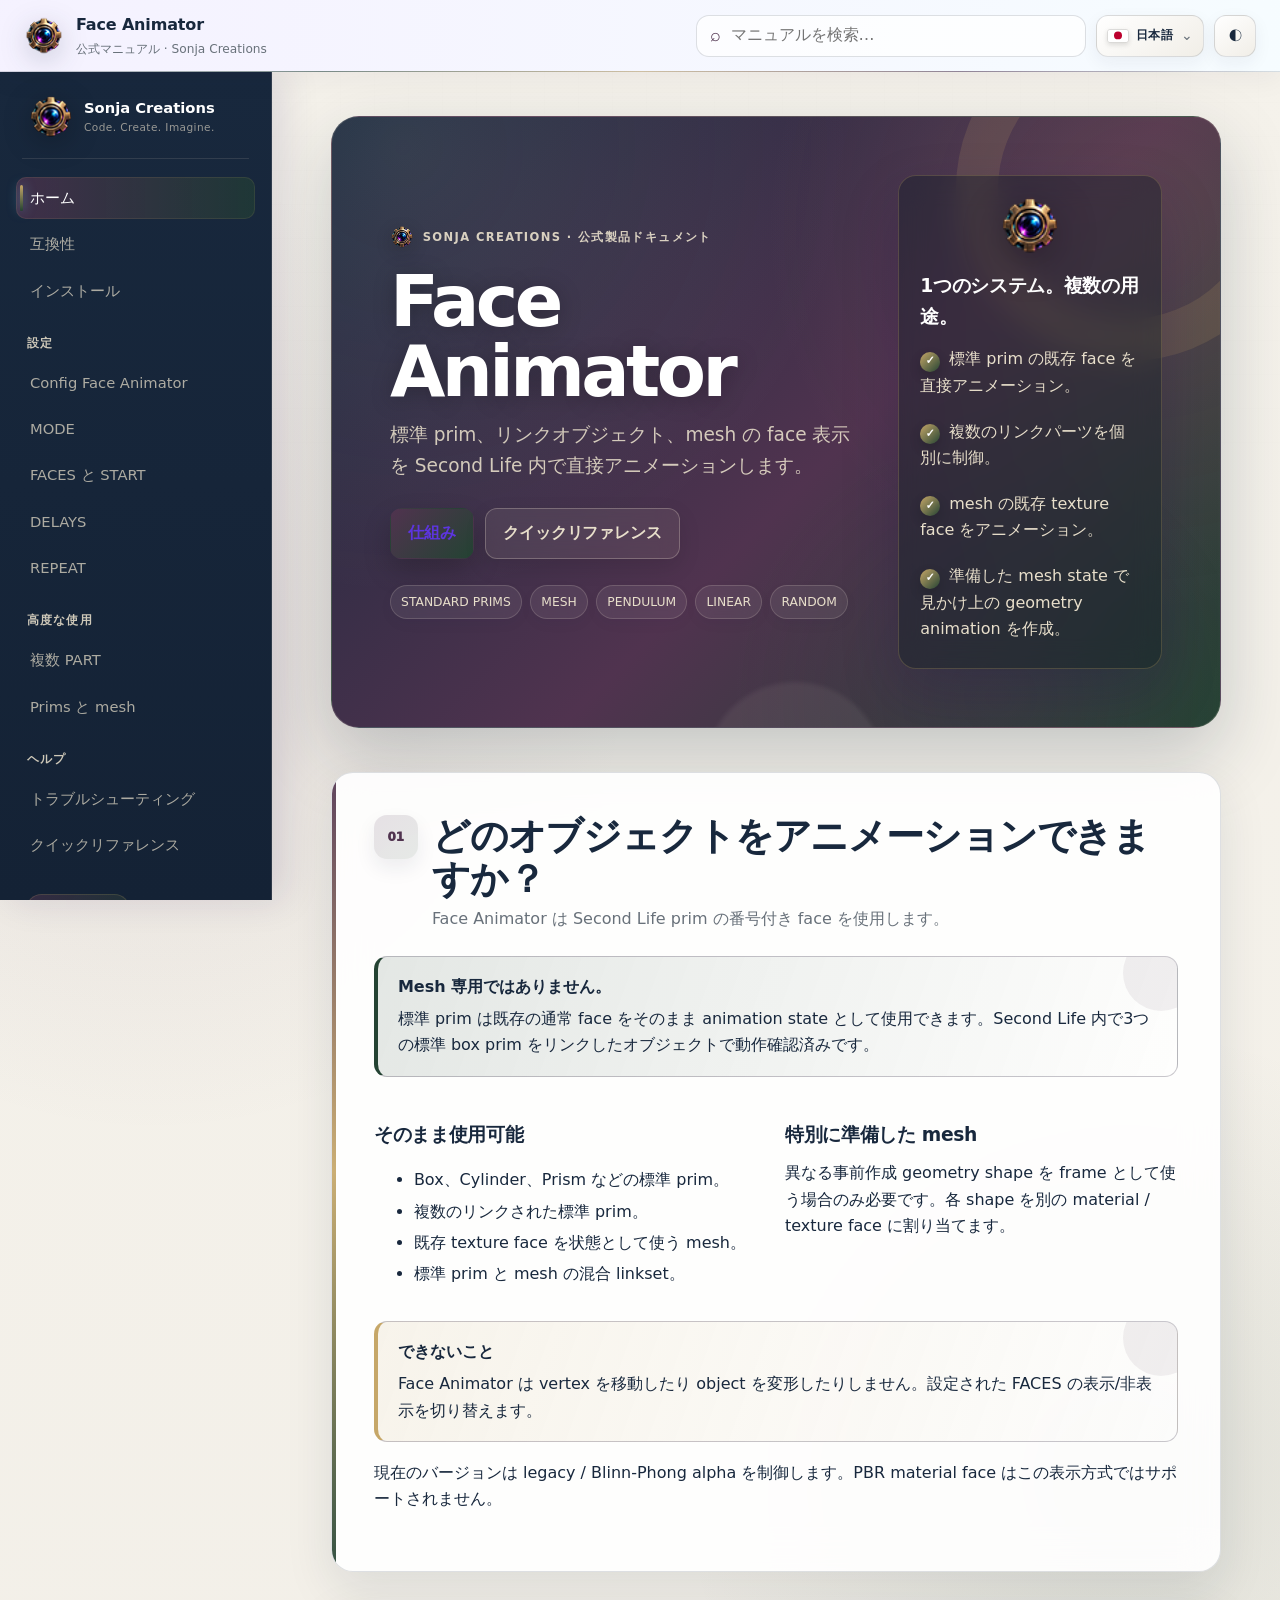
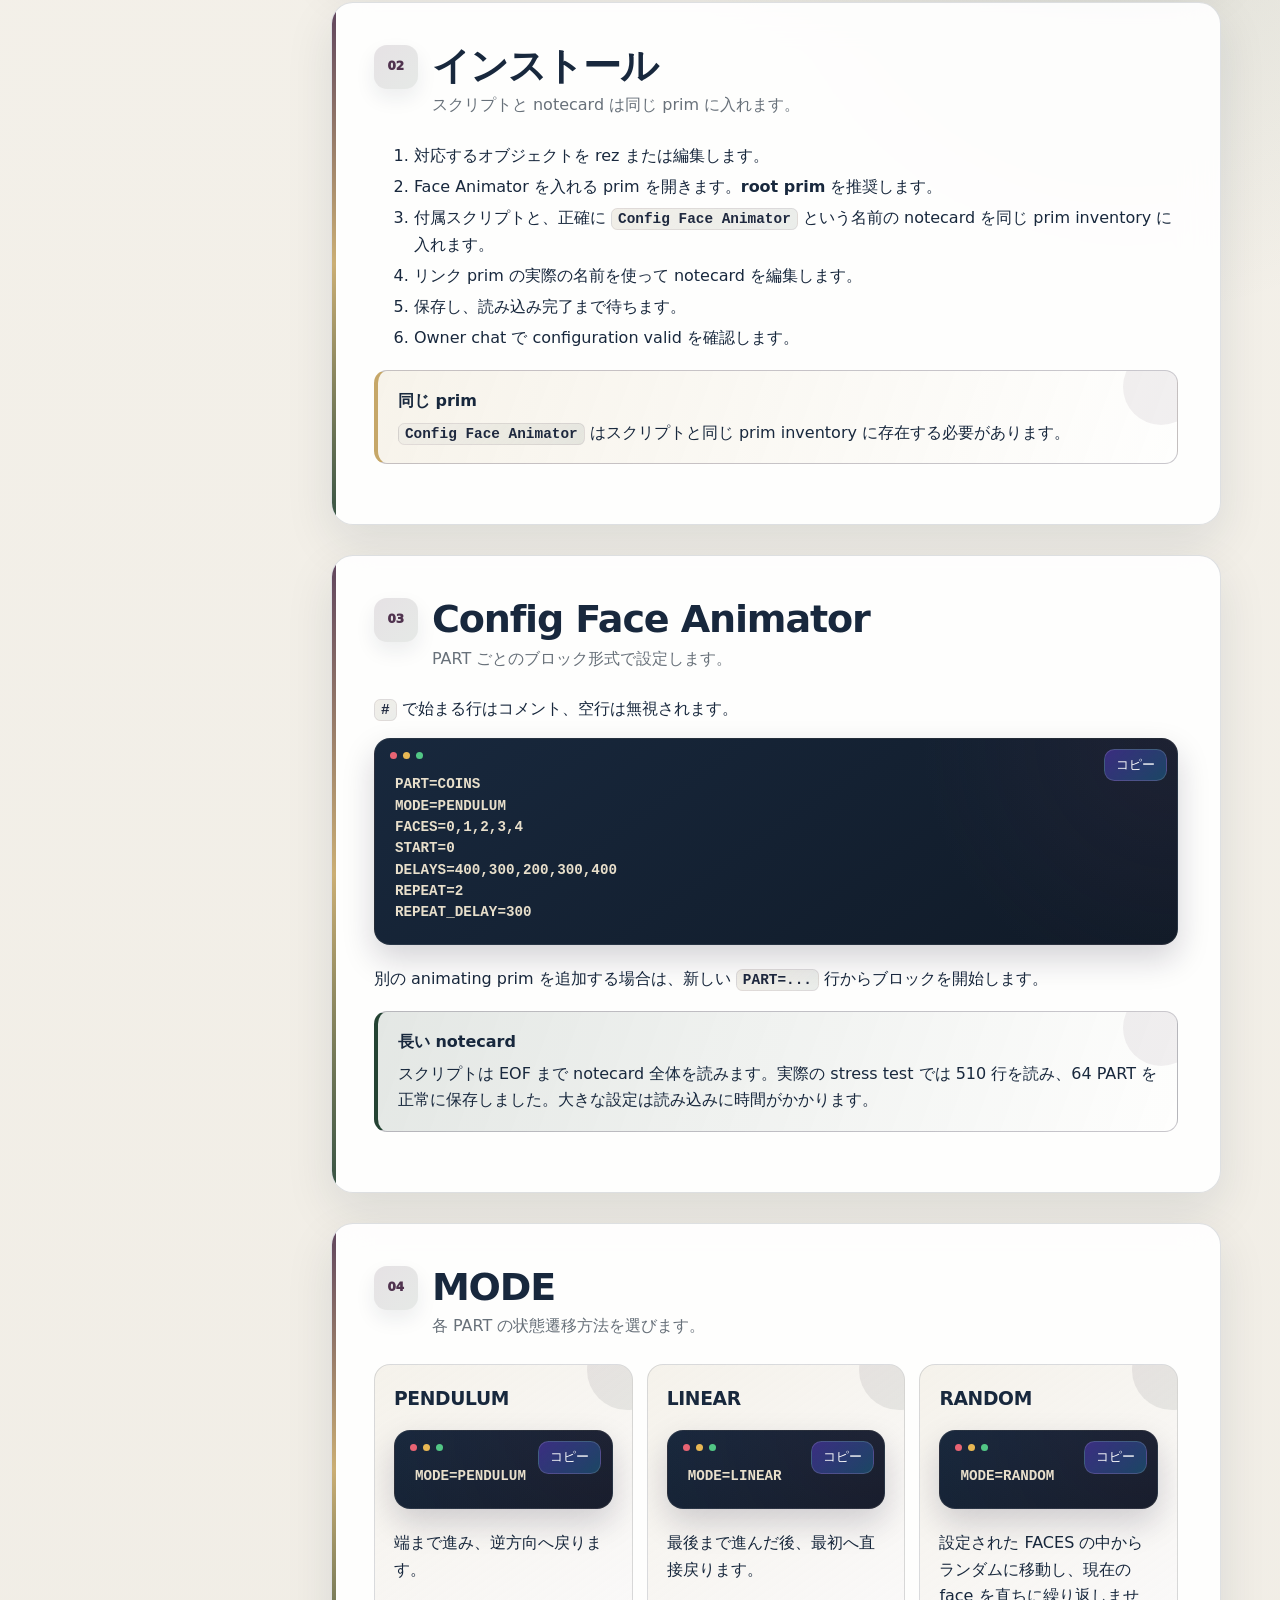
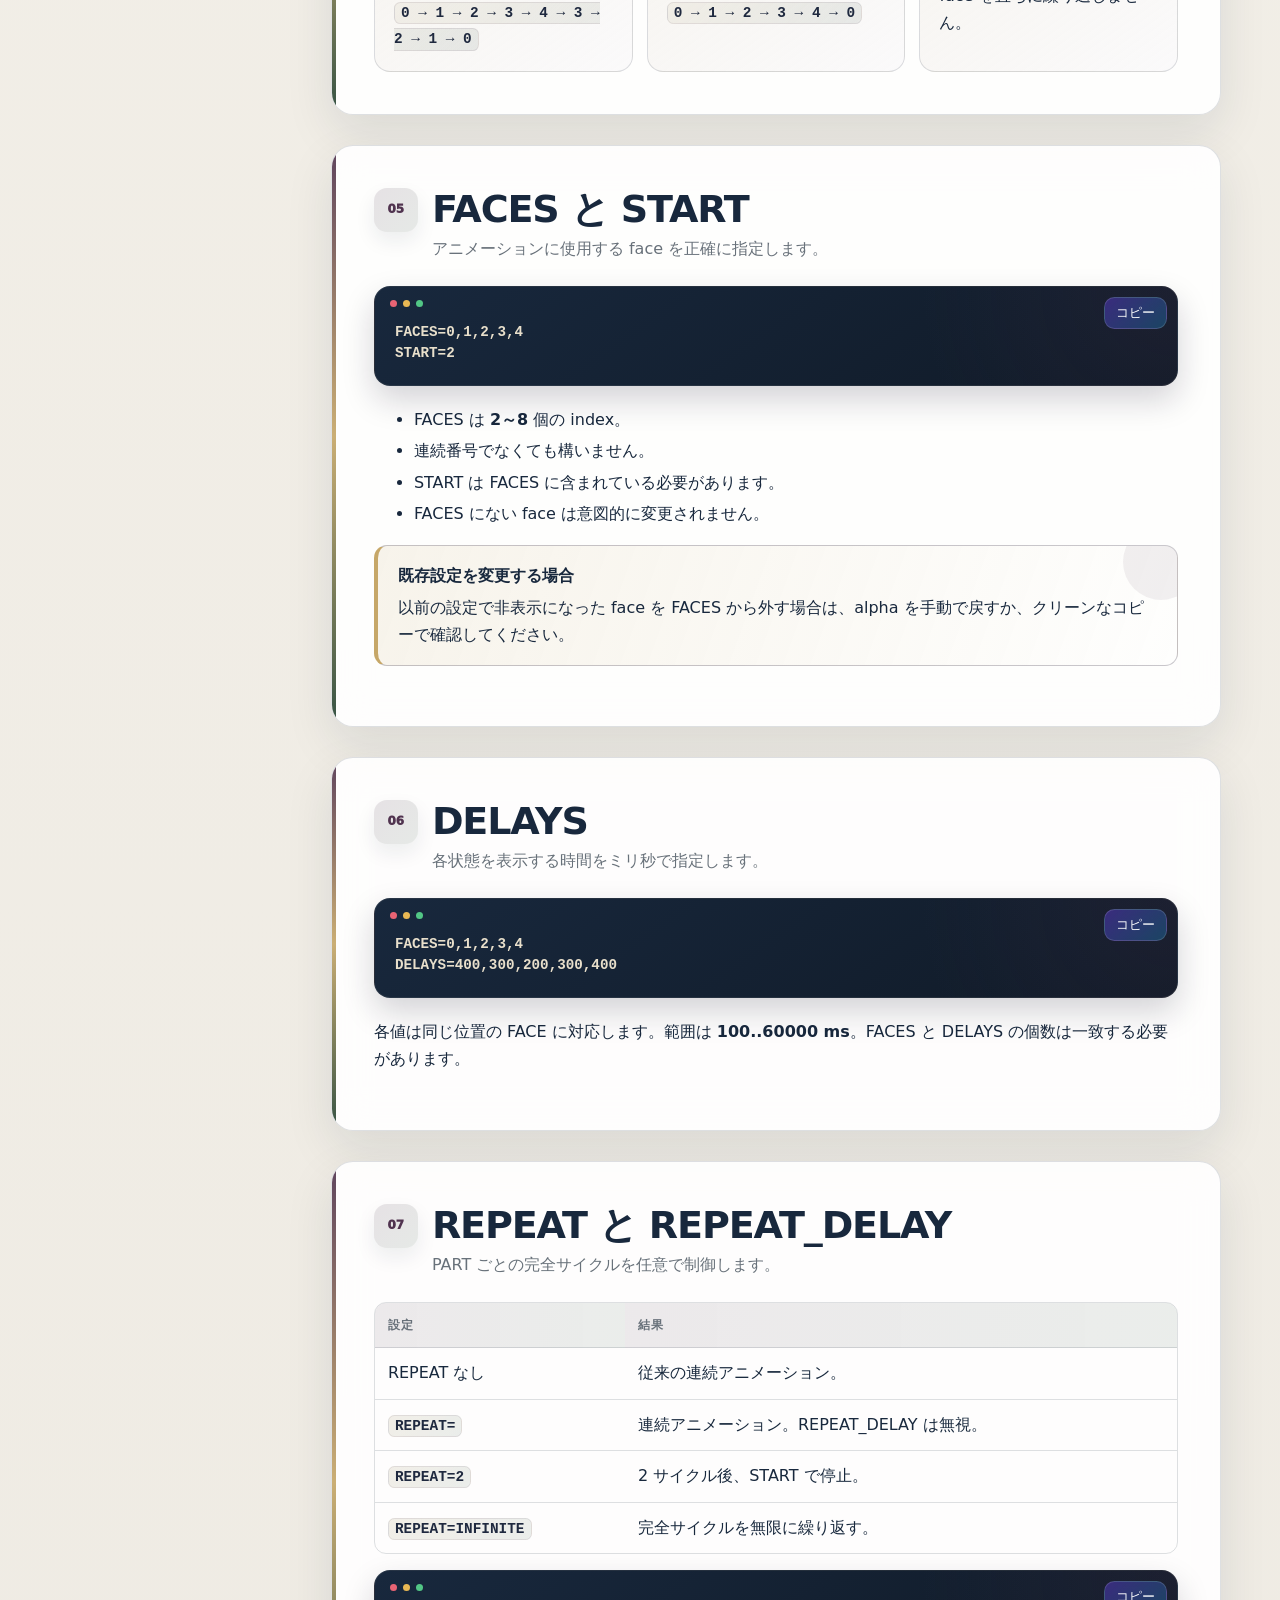
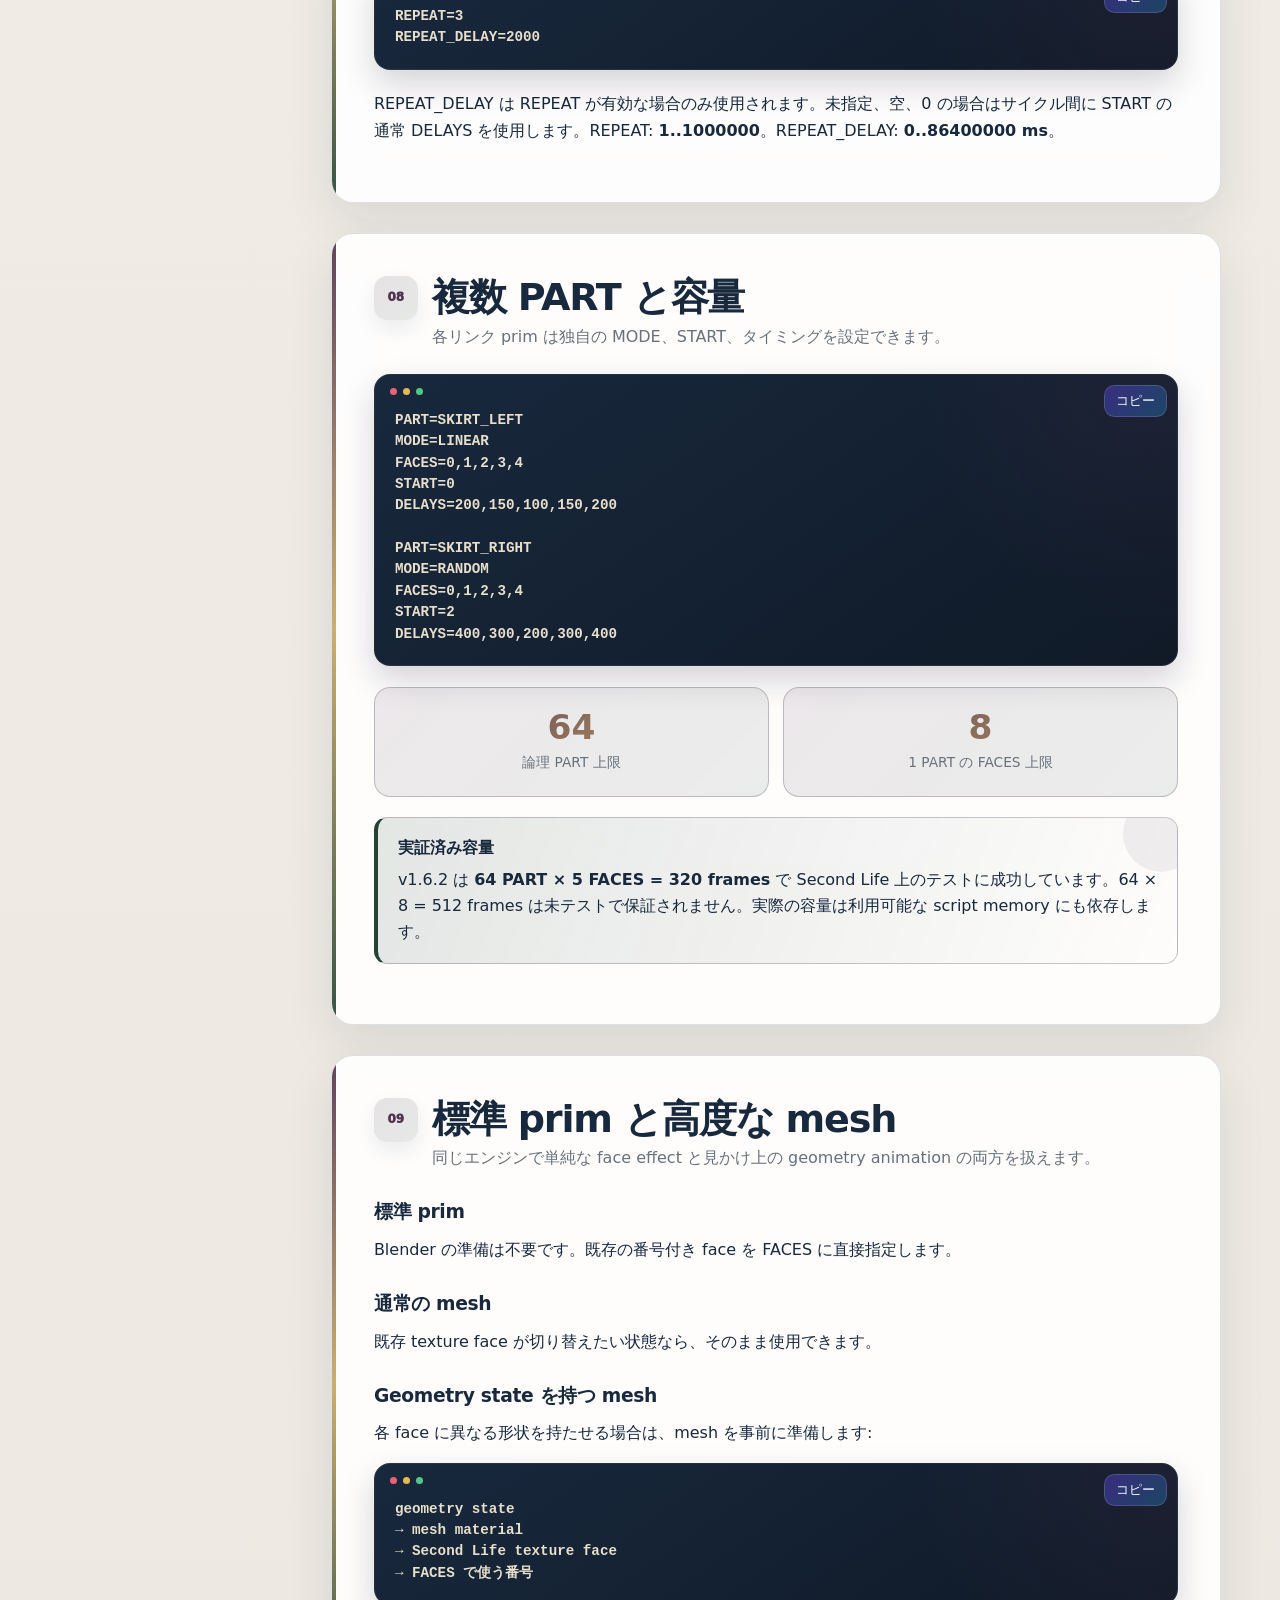
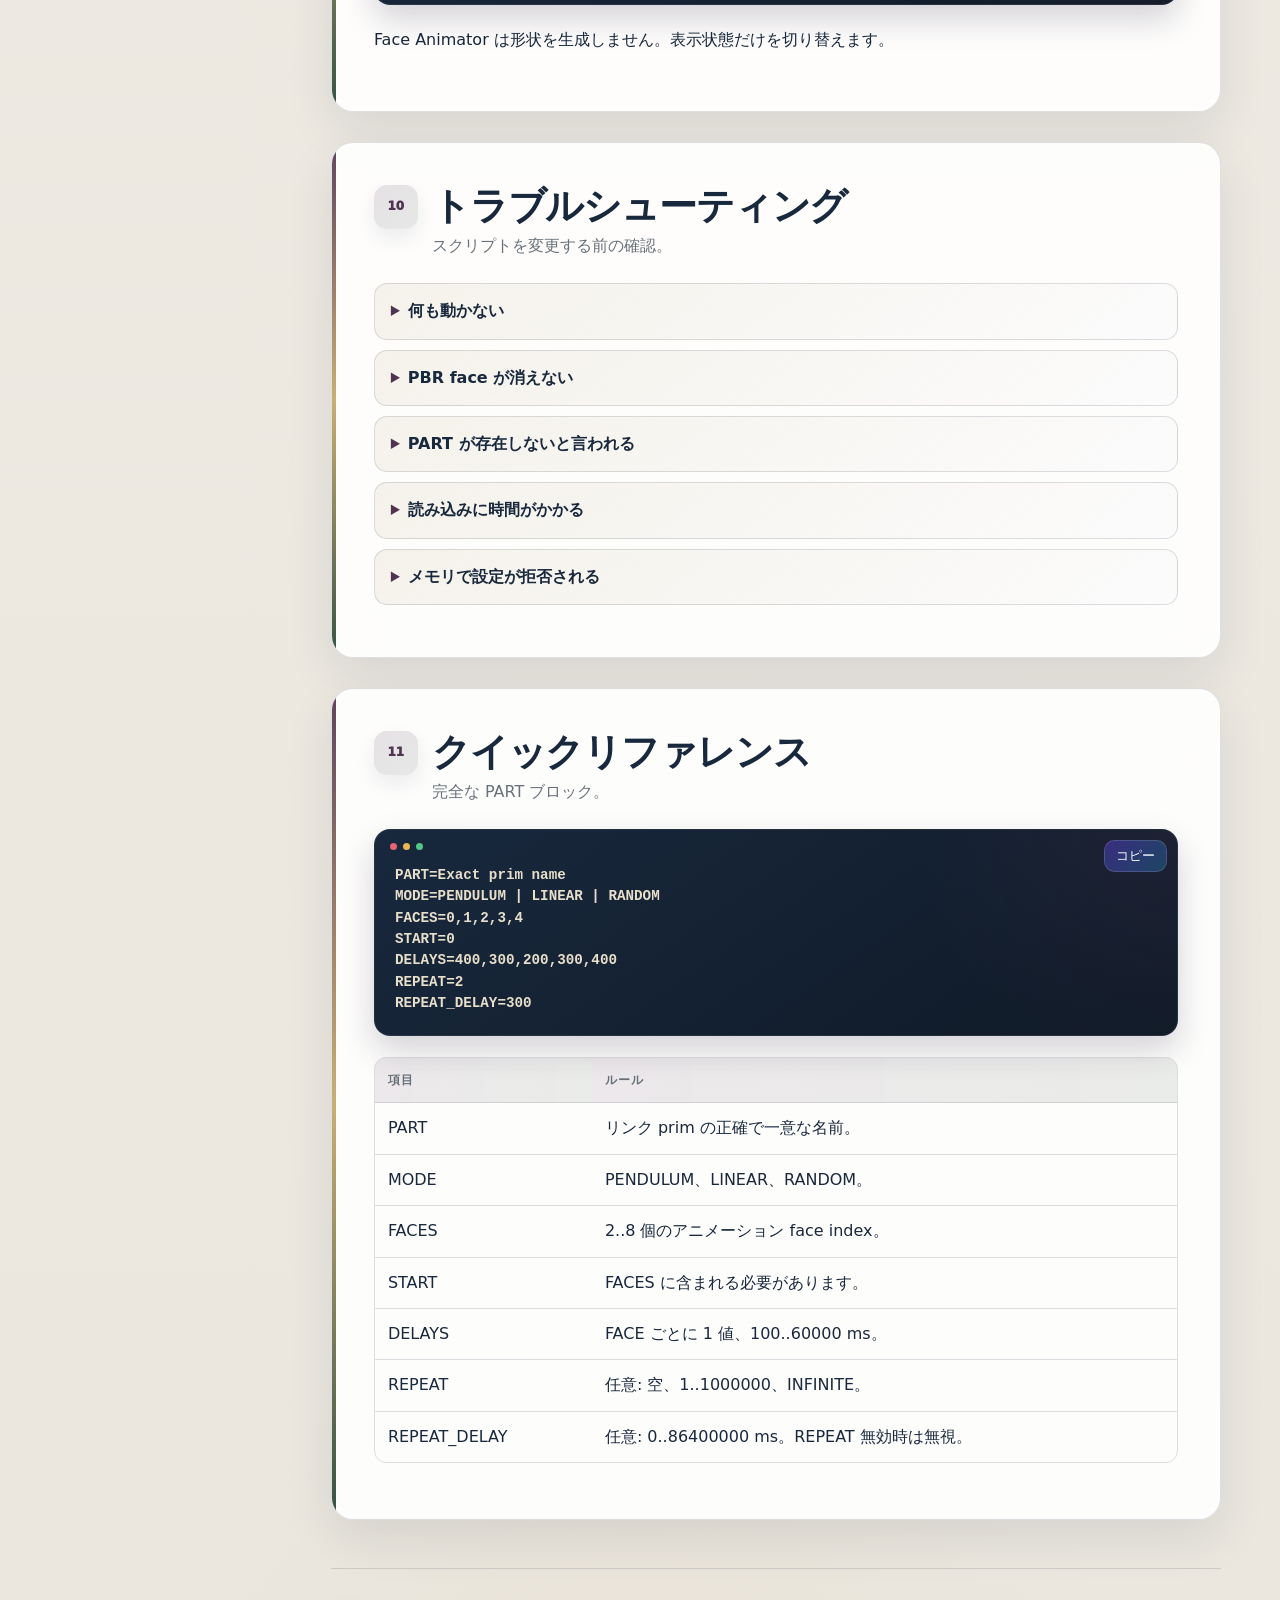
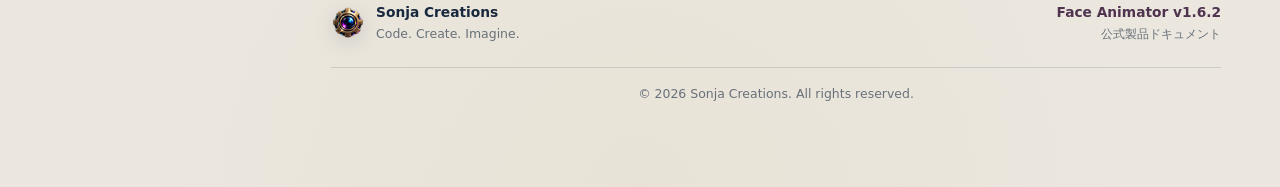
<file: docs/ja.html>
<!doctype html>
<html lang="ja" data-theme="light" data-language="ja">
<head>
  <meta charset="utf-8">
  <meta name="viewport" content="width=device-width,initial-scale=1">
  <meta name="description" content="Sonja Creations が公開する Second Life 用 Face Animator 公式ユーザーマニュアル。">
  <meta name="theme-color" content="#18283D">
  <title>Face Animator · Sonja Creations</title>
  <link rel="icon" type="image/png" href="./assets/brand/icono2.png">
  <link rel="apple-touch-icon" href="./assets/brand/icono2.png">
  <link rel="stylesheet" href="./styles.css?v=sonja-creations-20261009-1">
</head>
<body>
<header class="topbar">
  <button class="icon-button mobile-only" id="menuButton" aria-label="Menu">☰</button>
  <a class="brand brand-sonja" href="#inicio" aria-label="Face Animator by Sonja Creations">
      <img class="brand-icon" src="./assets/brand/icono2.png" alt="" width="40" height="40">
      <span><strong>Face Animator</strong><small>公式マニュアル · Sonja Creations</small></span>
    </a>
  <div class="top-actions">
    <label class="search"><span>⌕</span><input id="searchInput" type="search" placeholder="マニュアルを検索…" aria-label="マニュアルを検索…"></label>
    <div class="language-dropdown" id="languageDropdown">
      <button class="language-button" id="languageButton" type="button" aria-label="Language" aria-haspopup="true" aria-expanded="false"><img class="language-flag" width="22" height="14" id="currentLanguageFlag" src="./assets/flags/jp.svg" alt=""><span class="language-code" id="currentLanguageCode">日本語</span><span class="language-chevron" aria-hidden="true">⌄</span></button>
      <div class="language-menu" id="languageMenu" role="menu">
          <a href="./" data-lang="es" role="menuitem"><img class="language-flag" width="22" height="14" src="./assets/flags/es.svg" alt=""><span>ES</span></a>
          <a href="./en.html" data-lang="en" role="menuitem"><img class="language-flag" width="22" height="14" src="./assets/flags/gb.svg" alt=""><span>EN</span></a>
          <a href="./pt.html" data-lang="pt" role="menuitem"><img class="language-flag" width="22" height="14" src="./assets/flags/pt.svg" alt=""><span>PT</span></a>
          <a href="./de.html" data-lang="de" role="menuitem"><img class="language-flag" width="22" height="14" src="./assets/flags/de.svg" alt=""><span>DE</span></a>
          <a href="./fr.html" data-lang="fr" role="menuitem"><img class="language-flag" width="22" height="14" src="./assets/flags/fr.svg" alt=""><span>FR</span></a>
          <a href="./ja.html" data-lang="ja" role="menuitem"><img class="language-flag" width="22" height="14" src="./assets/flags/jp.svg" alt=""><span>日本語</span></a>
        </div>
    </div>
    <button class="icon-button" id="themeButton" aria-label="Theme">◐</button>
  </div>
</header>
<div class="layout">
  <aside class="sidebar" id="sidebar">
      <div class="sidebar-brand">
        <img src="./assets/brand/icono2.png" alt="" width="46" height="46">
        <div><strong>Sonja Creations</strong><small>Code. Create. Imagine.</small></div>
      </div>
      <nav><a href="#inicio">ホーム</a><a href="#compatibilidade">互換性</a><a href="#instalacion">インストール</a><div class="nav-group">設定</div><a href="#config">Config Face Animator</a><a href="#modos">MODE</a><a href="#faces">FACES と START</a><a href="#delays">DELAYS</a><a href="#repeat">REPEAT</a><div class="nav-group">高度な使用</div><a href="#varias-partes">複数 PART</a><a href="#mesh">Prims と mesh</a><div class="nav-group">ヘルプ</div><a href="#problemas">トラブルシューティング</a><a href="#referencia">クイックリファレンス</a></nav><div class="sidebar-footer"><span class="pill">Manual v1.0</span><span class="muted">Face Animator v1.6.2</span></div></aside>
  <main class="content" id="content">
<section id="inicio" class="hero hero-sonja searchable">
  <div class="hero-copy">
    <div class="sonja-kicker"><img src="./assets/brand/icono2.png" alt="" width="24" height="24"><span>SONJA CREATIONS · 公式製品ドキュメント</span></div>
    <h1>Face Animator</h1>
    <p class="lead">標準 prim、リンクオブジェクト、mesh の face 表示を Second Life 内で直接アニメーションします。</p>
    <div class="hero-actions"><a class="button primary" href="#compatibilidad">仕組み</a><a class="button ghost" href="#referencia">クイックリファレンス</a></div>
    <div class="badges"><span>STANDARD PRIMS</span><span>MESH</span><span>PENDULUM</span><span>LINEAR</span><span>RANDOM</span></div>
  </div>
  <div class="hero-card sonja-hero-card">
    <div class="hero-brand-icon"><img src="./assets/brand/icono2.png" alt="Sonja Creations"></div>
    <h3>1つのシステム。複数の用途。</h3>
    <ul class="check-list">
      <li>標準 prim の既存 face を直接アニメーション。</li>
      <li>複数のリンクパーツを個別に制御。</li>
      <li>mesh の既存 texture face をアニメーション。</li>
      <li>準備した mesh state で見かけ上の geometry animation を作成。</li>
    </ul>
  </div>
</section>
<section id="compatibilidade" class="doc-section searchable">
  <div class="section-heading"><span class="step">01</span><div><h2>どのオブジェクトをアニメーションできますか？</h2><p>Face Animator は Second Life prim の番号付き face を使用します。</p></div></div>
  <div class="callout info"><strong>Mesh 専用ではありません。</strong><p>標準 prim は既存の通常 face をそのまま animation state として使用できます。Second Life 内で3つの標準 box prim をリンクしたオブジェクトで動作確認済みです。</p></div>
  <div class="two-col"><div><h3>そのまま使用可能</h3><ul><li>Box、Cylinder、Prism などの標準 prim。</li><li>複数のリンクされた標準 prim。</li><li>既存 texture face を状態として使う mesh。</li><li>標準 prim と mesh の混合 linkset。</li></ul></div><div><h3>特別に準備した mesh</h3><p>異なる事前作成 geometry shape を frame として使う場合のみ必要です。各 shape を別の material / texture face に割り当てます。</p></div></div>
  <div class="callout warning"><strong>できないこと</strong><p>Face Animator は vertex を移動したり object を変形したりしません。設定された FACES の表示/非表示を切り替えます。</p></div>
  <p>現在のバージョンは legacy / Blinn-Phong alpha を制御します。PBR material face はこの表示方式ではサポートされません。</p>
</section>
<section id="instalacion" class="doc-section searchable"><div class="section-heading"><span class="step">02</span><div><h2>インストール</h2><p>スクリプトと notecard は同じ prim に入れます。</p></div></div><ol><li>対応するオブジェクトを rez または編集します。</li><li>Face Animator を入れる prim を開きます。<strong>root prim</strong> を推奨します。</li><li>付属スクリプトと、正確に <code>Config Face Animator</code> という名前の notecard を同じ prim inventory に入れます。</li><li>リンク prim の実際の名前を使って notecard を編集します。</li><li>保存し、読み込み完了まで待ちます。</li><li>Owner chat で configuration valid を確認します。</li></ol><div class="callout warning"><strong>同じ prim</strong><p><code>Config Face Animator</code> はスクリプトと同じ prim inventory に存在する必要があります。</p></div></section>
<section id="config" class="doc-section searchable"><div class="section-heading"><span class="step">03</span><div><h2>Config Face Animator</h2><p>PART ごとのブロック形式で設定します。</p></div></div><p><code>#</code> で始まる行はコメント、空行は無視されます。</p><pre><code>PART=COINS
MODE=PENDULUM
FACES=0,1,2,3,4
START=0
DELAYS=400,300,200,300,400
REPEAT=2
REPEAT_DELAY=300</code></pre><p>別の animating prim を追加する場合は、新しい <code>PART=...</code> 行からブロックを開始します。</p><div class="callout info"><strong>長い notecard</strong><p>スクリプトは EOF まで notecard 全体を読みます。実際の stress test では 510 行を読み、64 PART を正常に保存しました。大きな設定は読み込みに時間がかかります。</p></div></section>
<section id="modos" class="doc-section searchable"><div class="section-heading"><span class="step">04</span><div><h2>MODE</h2><p>各 PART の状態遷移方法を選びます。</p></div></div><div class="cards three"><article><h3>PENDULUM</h3><pre><code>MODE=PENDULUM</code></pre><p>端まで進み、逆方向へ戻ります。</p><code>0 → 1 → 2 → 3 → 4 → 3 → 2 → 1 → 0</code></article><article><h3>LINEAR</h3><pre><code>MODE=LINEAR</code></pre><p>最後まで進んだ後、最初へ直接戻ります。</p><code>0 → 1 → 2 → 3 → 4 → 0</code></article><article><h3>RANDOM</h3><pre><code>MODE=RANDOM</code></pre><p>設定された FACES の中からランダムに移動し、現在の face を直ちに繰り返しません。</p></article></div></section>
<section id="faces" class="doc-section searchable"><div class="section-heading"><span class="step">05</span><div><h2>FACES と START</h2><p>アニメーションに使用する face を正確に指定します。</p></div></div><pre><code>FACES=0,1,2,3,4
START=2</code></pre><ul><li>FACES は <strong>2～8</strong> 個の index。</li><li>連続番号でなくても構いません。</li><li>START は FACES に含まれている必要があります。</li><li>FACES にない face は意図的に変更されません。</li></ul><div class="callout warning"><strong>既存設定を変更する場合</strong><p>以前の設定で非表示になった face を FACES から外す場合は、alpha を手動で戻すか、クリーンなコピーで確認してください。</p></div></section>
<section id="delays" class="doc-section searchable"><div class="section-heading"><span class="step">06</span><div><h2>DELAYS</h2><p>各状態を表示する時間をミリ秒で指定します。</p></div></div><pre><code>FACES=0,1,2,3,4
DELAYS=400,300,200,300,400</code></pre><p>各値は同じ位置の FACE に対応します。範囲は <strong>100..60000 ms</strong>。FACES と DELAYS の個数は一致する必要があります。</p></section>
<section id="repeat" class="doc-section searchable"><div class="section-heading"><span class="step">07</span><div><h2>REPEAT と REPEAT_DELAY</h2><p>PART ごとの完全サイクルを任意で制御します。</p></div></div><table><thead><tr><th>設定</th><th>結果</th></tr></thead><tbody><tr><td>REPEAT なし</td><td>従来の連続アニメーション。</td></tr><tr><td><code>REPEAT=</code></td><td>連続アニメーション。REPEAT_DELAY は無視。</td></tr><tr><td><code>REPEAT=2</code></td><td>2 サイクル後、START で停止。</td></tr><tr><td><code>REPEAT=INFINITE</code></td><td>完全サイクルを無限に繰り返す。</td></tr></tbody></table><pre><code>REPEAT=3
REPEAT_DELAY=2000</code></pre><p>REPEAT_DELAY は REPEAT が有効な場合のみ使用されます。未指定、空、0 の場合はサイクル間に START の通常 DELAYS を使用します。REPEAT: <strong>1..1000000</strong>。REPEAT_DELAY: <strong>0..86400000 ms</strong>。</p></section>
<section id="varias-partes" class="doc-section searchable"><div class="section-heading"><span class="step">08</span><div><h2>複数 PART と容量</h2><p>各リンク prim は独自の MODE、START、タイミングを設定できます。</p></div></div><pre><code>PART=SKIRT_LEFT
MODE=LINEAR
FACES=0,1,2,3,4
START=0
DELAYS=200,150,100,150,200

PART=SKIRT_RIGHT
MODE=RANDOM
FACES=0,1,2,3,4
START=2
DELAYS=400,300,200,300,400</code></pre><div class="stats"><div><strong>64</strong><span>論理 PART 上限</span></div><div><strong>8</strong><span>1 PART の FACES 上限</span></div></div><div class="callout info"><strong>実証済み容量</strong><p>v1.6.2 は <strong>64 PART × 5 FACES = 320 frames</strong> で Second Life 上のテストに成功しています。64 × 8 = 512 frames は未テストで保証されません。実際の容量は利用可能な script memory にも依存します。</p></div></section>
<section id="mesh" class="doc-section searchable">
  <div class="section-heading"><span class="step">09</span><div><h2>標準 prim と高度な mesh</h2><p>同じエンジンで単純な face effect と見かけ上の geometry animation の両方を扱えます。</p></div></div>
  <h3>標準 prim</h3><p>Blender の準備は不要です。既存の番号付き face を FACES に直接指定します。</p>
  <h3>通常の mesh</h3><p>既存 texture face が切り替えたい状態なら、そのまま使用できます。</p>
  <h3>Geometry state を持つ mesh</h3><p>各 face に異なる形状を持たせる場合は、mesh を事前に準備します:</p>
  <pre><code>geometry state
→ mesh material
→ Second Life texture face
→ FACES で使う番号</code></pre>
  <p>Face Animator は形状を生成しません。表示状態だけを切り替えます。</p>
</section>
<section id="problemas" class="doc-section searchable"><div class="section-heading"><span class="step">10</span><div><h2>トラブルシューティング</h2><p>スクリプトを変更する前の確認。</p></div></div><details><summary>何も動かない</summary><p>Mesh が texture face 方式で準備されているか、PART 名が正確か、FACES index が存在するか確認します。</p></details><details><summary>PBR face が消えない</summary><p>現在の方式は Blinn-Phong alpha を使用します。PBR face には視覚的な効果がありません。</p></details><details><summary>PART が存在しないと言われる</summary><p>起動時 scan に表示された正確な prim 名を使用してください。</p></details><details><summary>読み込みに時間がかかる</summary><p>Notecard は 1 行ずつ読みます。EOF / configuration valid のメッセージまで待ってください。</p></details><details><summary>メモリで設定が拒否される</summary><p>PART または FACES の総数を減らしてください。</p></details></section>
<section id="referencia" class="doc-section searchable"><div class="section-heading"><span class="step">11</span><div><h2>クイックリファレンス</h2><p>完全な PART ブロック。</p></div></div><pre><code>PART=Exact prim name
MODE=PENDULUM | LINEAR | RANDOM
FACES=0,1,2,3,4
START=0
DELAYS=400,300,200,300,400
REPEAT=2
REPEAT_DELAY=300</code></pre><table><thead><tr><th>項目</th><th>ルール</th></tr></thead><tbody><tr><td>PART</td><td>リンク prim の正確で一意な名前。</td></tr><tr><td>MODE</td><td>PENDULUM、LINEAR、RANDOM。</td></tr><tr><td>FACES</td><td>2..8 個のアニメーション face index。</td></tr><tr><td>START</td><td>FACES に含まれる必要があります。</td></tr><tr><td>DELAYS</td><td>FACE ごとに 1 値、100..60000 ms。</td></tr><tr><td>REPEAT</td><td>任意: 空、1..1000000、INFINITE。</td></tr><tr><td>REPEAT_DELAY</td><td>任意: 0..86400000 ms。REPEAT 無効時は無視。</td></tr></tbody></table></section><div id="noResults" class="no-results" hidden><h2>一致する項目がありません</h2></div><footer class="site-footer sonja-footer">
        <div class="footer-brand"><img src="./assets/brand/icono2.png" alt="" width="34" height="34"><div><strong>Sonja Creations</strong><span>Code. Create. Imagine.</span></div></div>
        <div class="footer-product"><strong>Face Animator v1.6.2</strong><span>公式製品ドキュメント</span></div>
        <div class="footer-copy">© 2026 Sonja Creations. All rights reserved.</div>
      </footer></main>
</div>
<script src="./app.js?v=face-animator-20261009-3"></script>
</body></html>
</file>
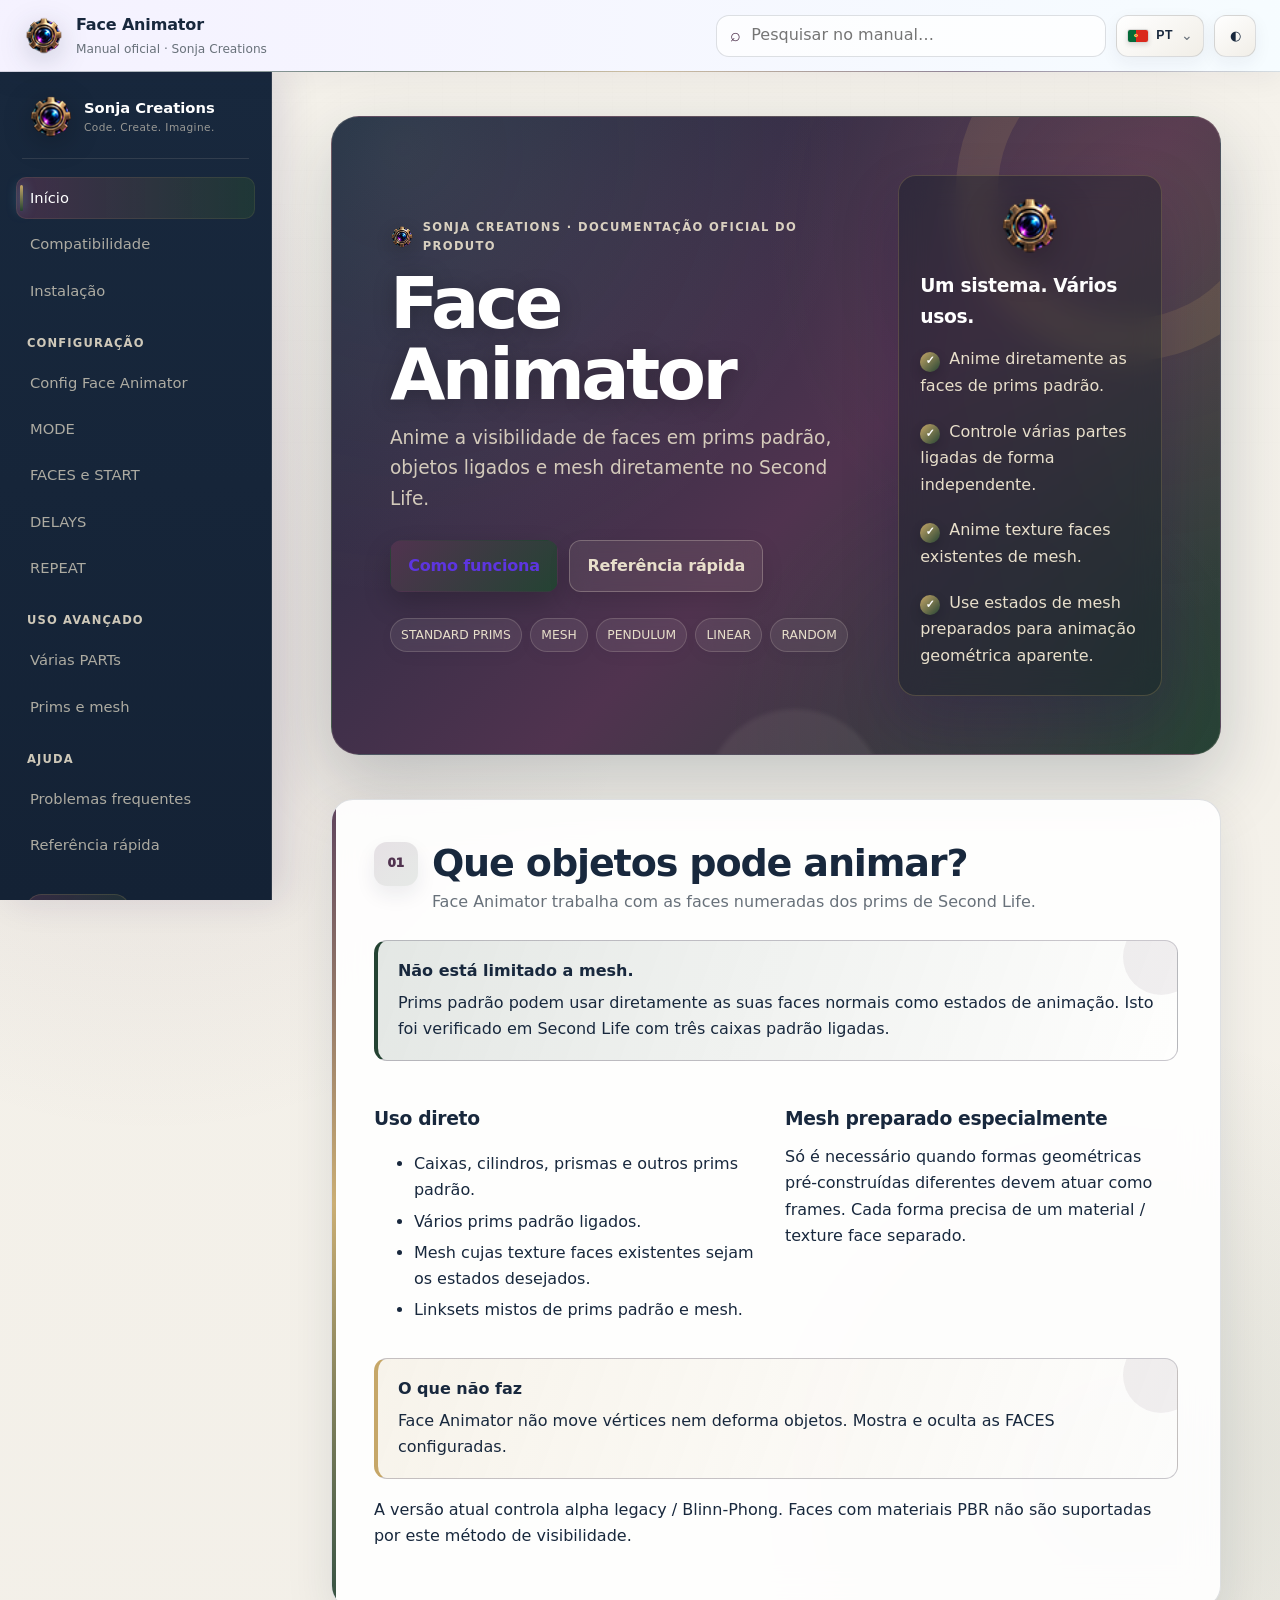
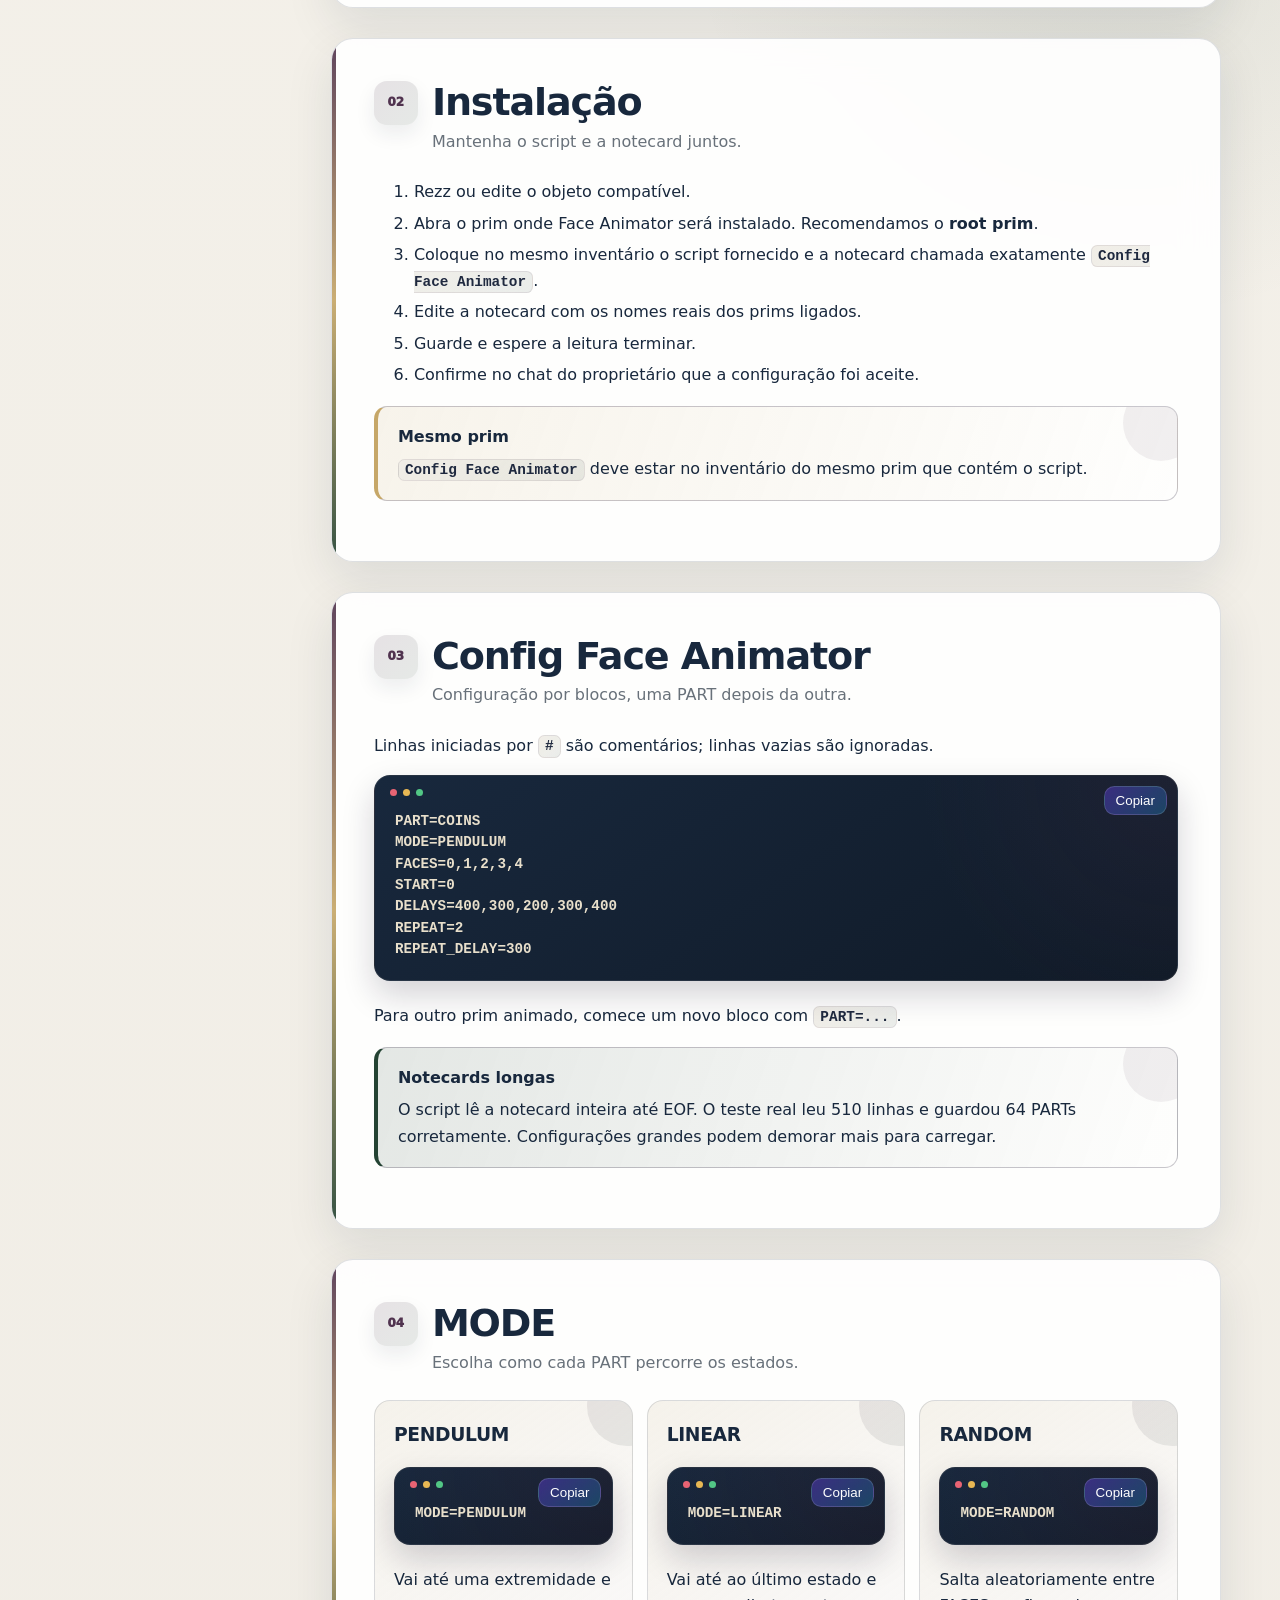
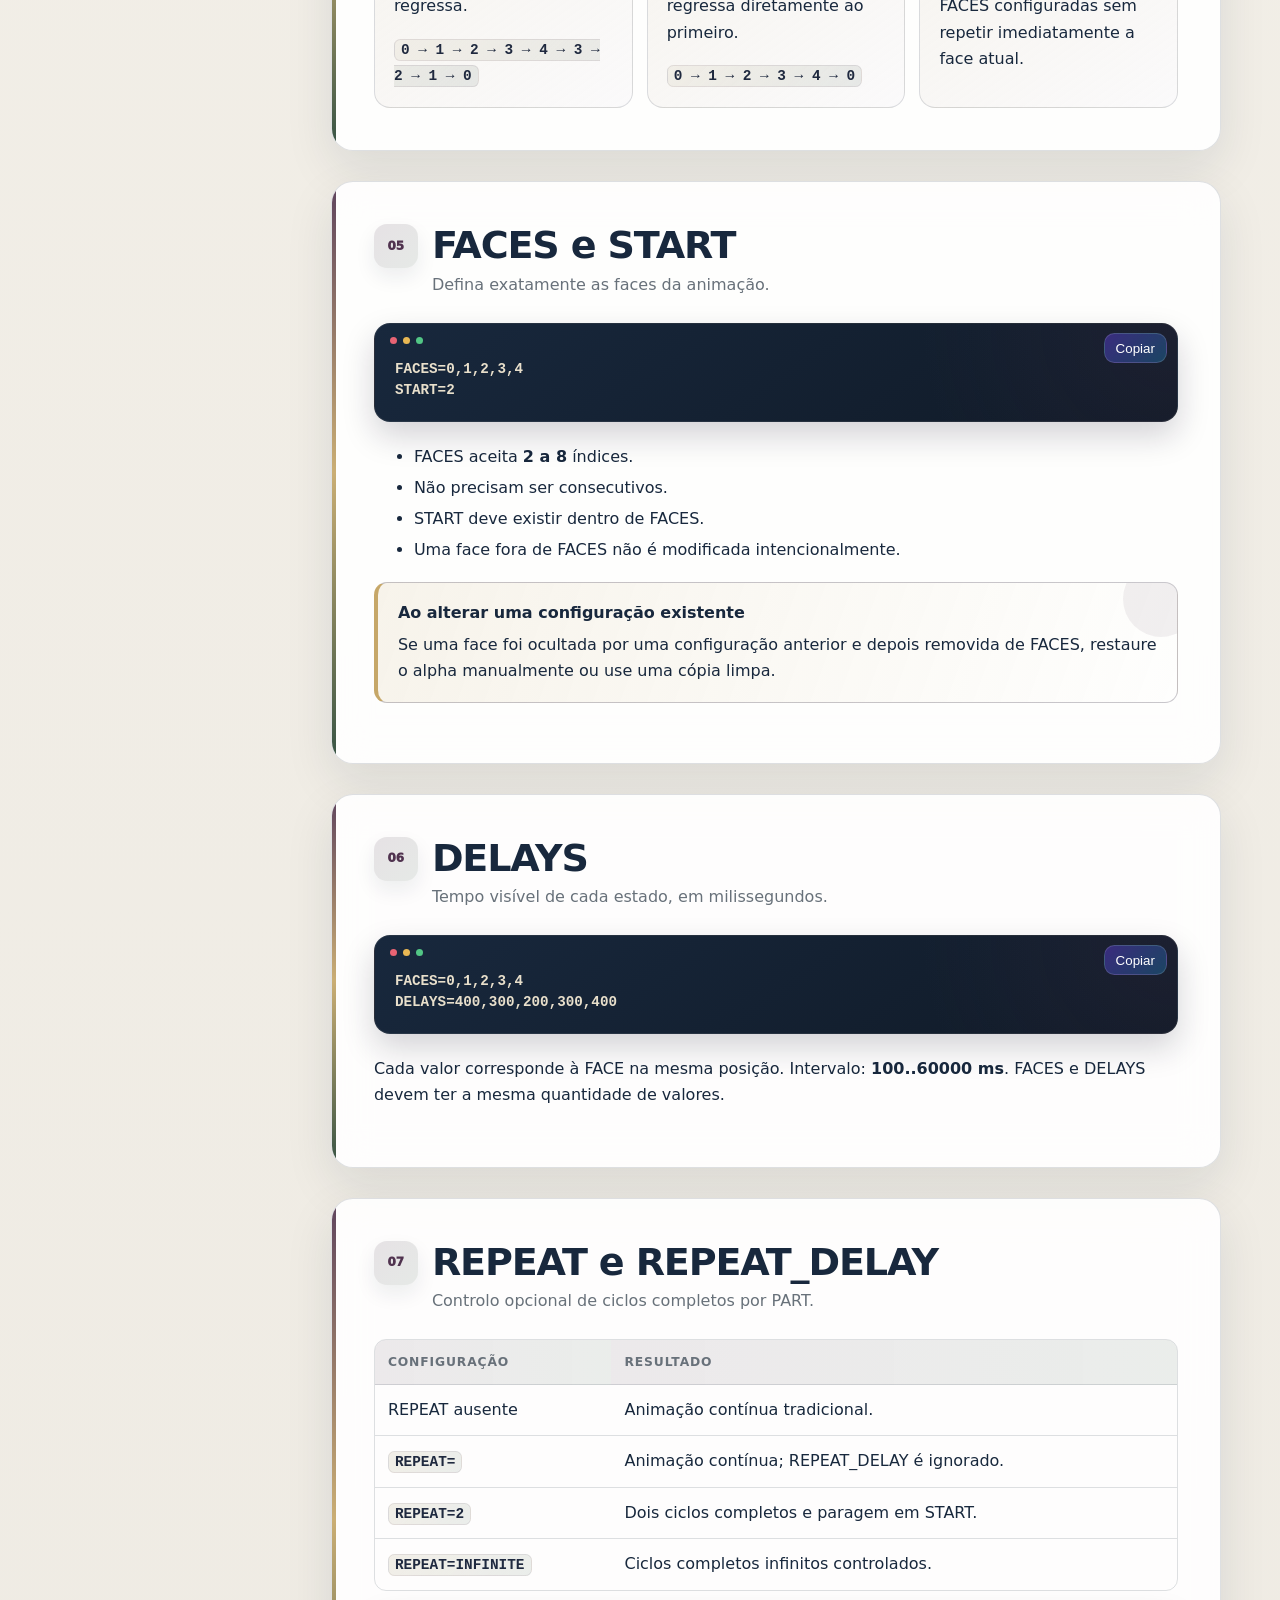
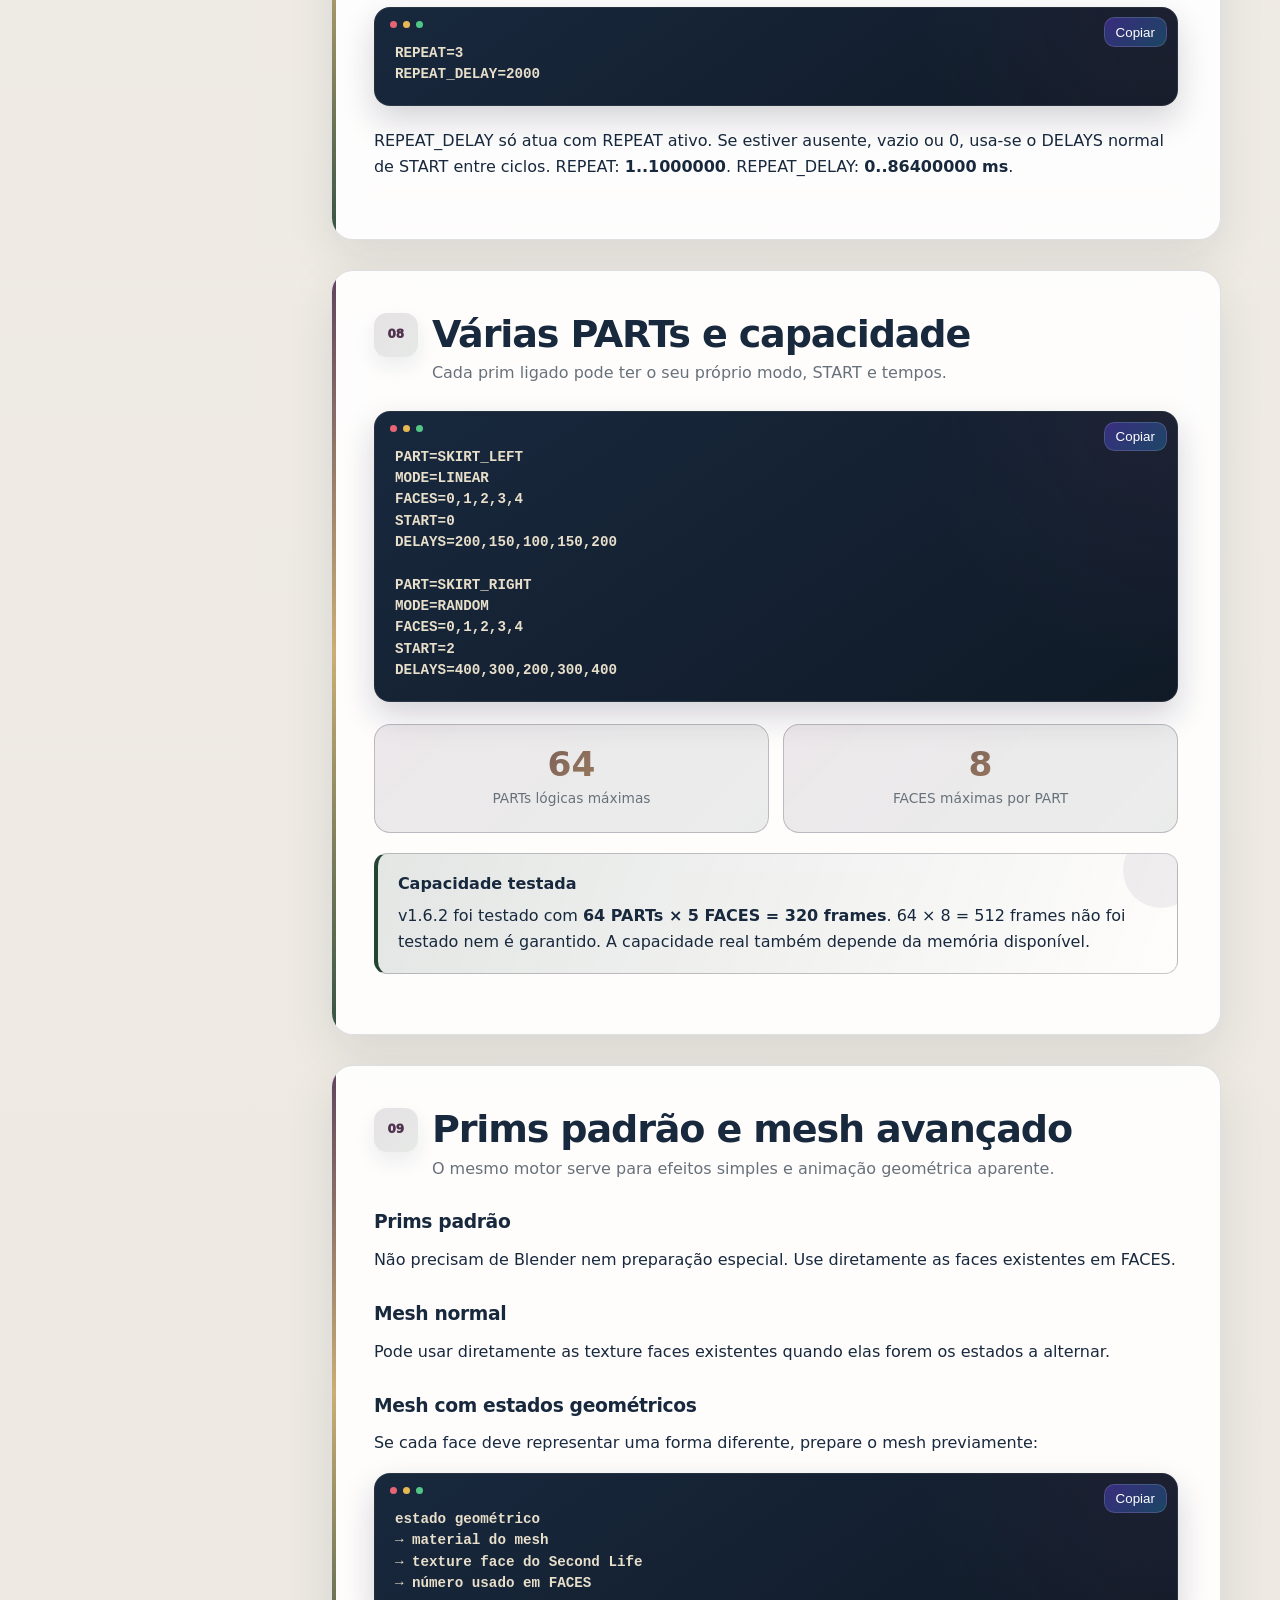
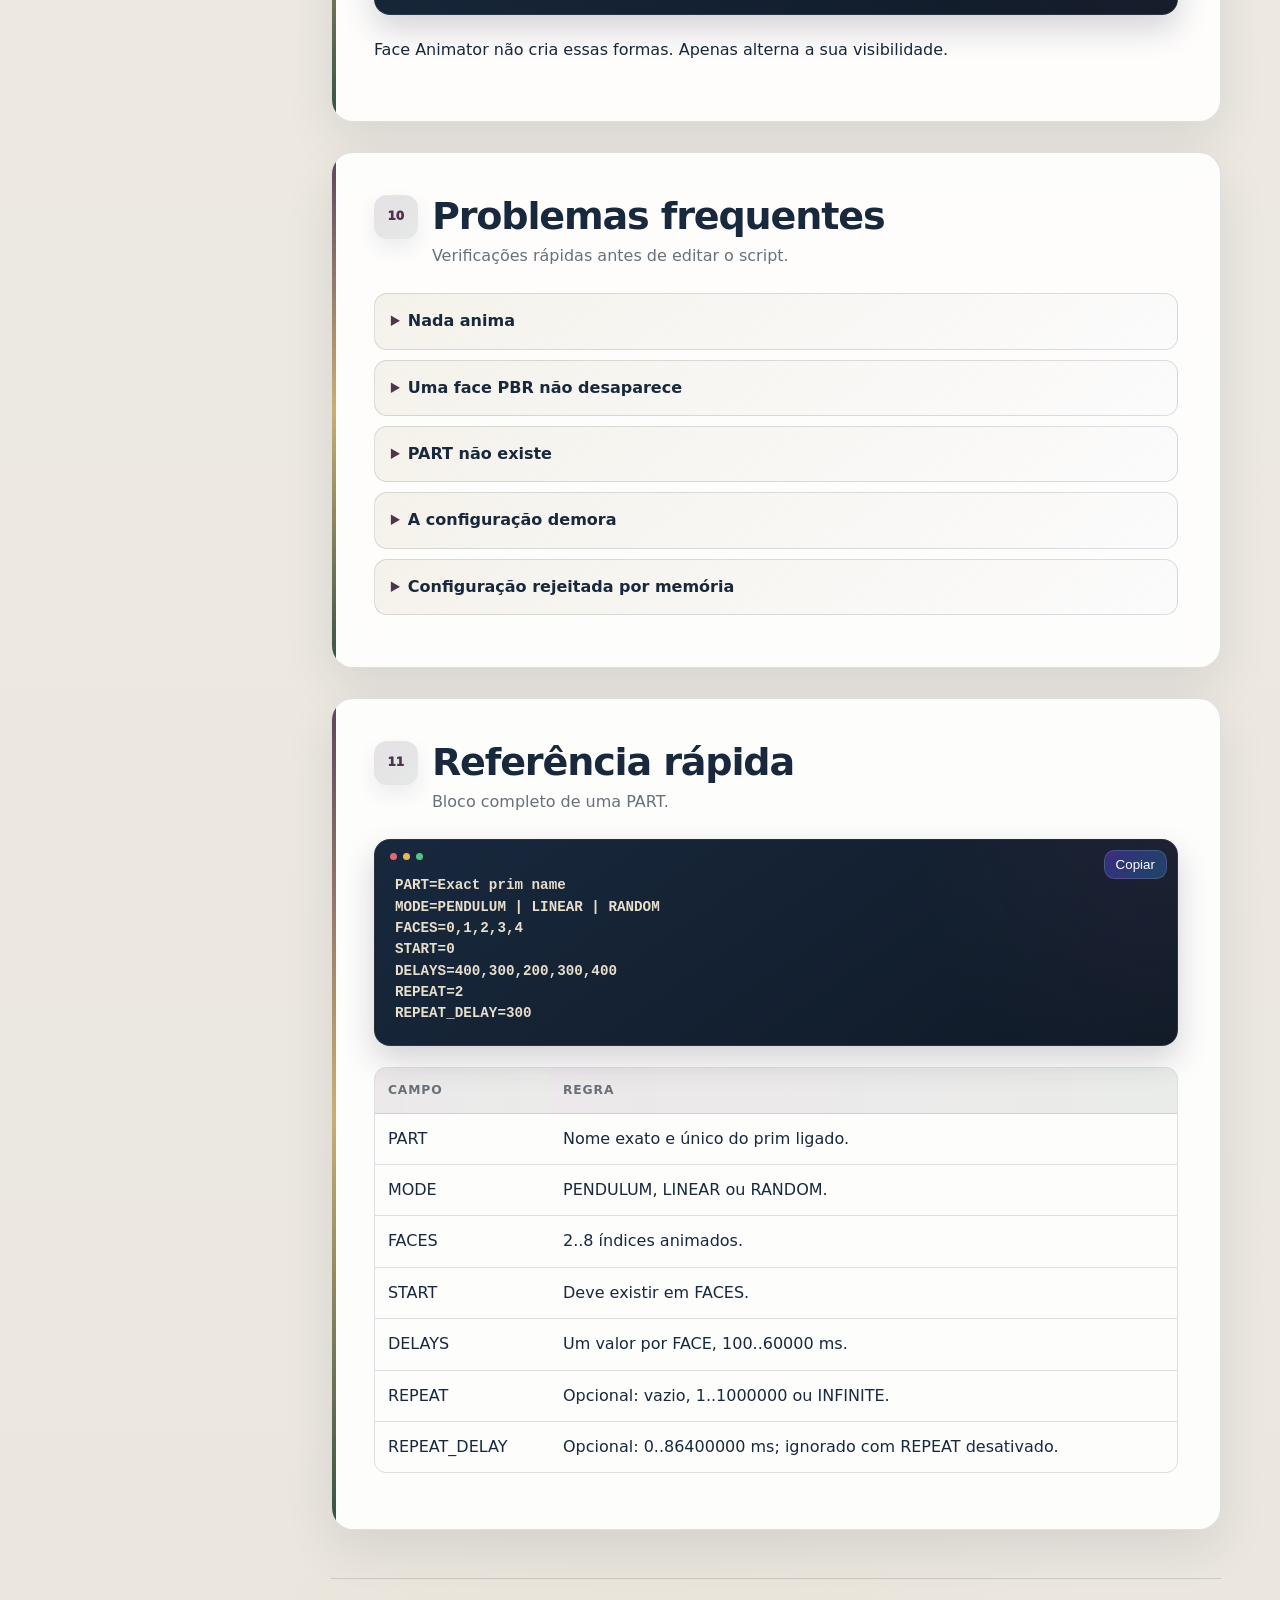
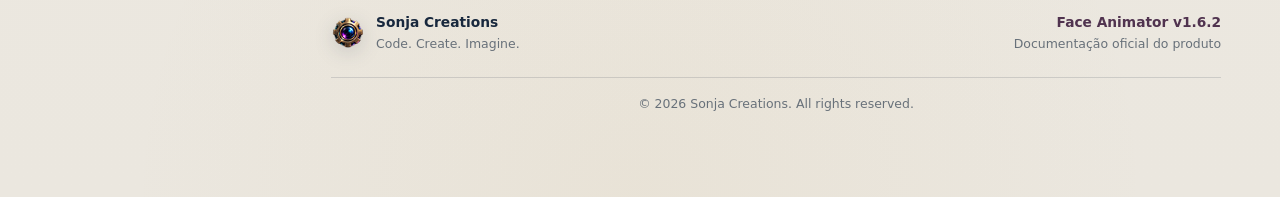
<file: docs/pt.html>
<!doctype html>
<html lang="pt" data-theme="light" data-language="pt">
<head>
  <meta charset="utf-8">
  <meta name="viewport" content="width=device-width,initial-scale=1">
  <meta name="description" content="Manual oficial do Face Animator para Second Life, publicado pela Sonja Creations.">
  <meta name="theme-color" content="#18283D">
  <title>Face Animator · Sonja Creations</title>
  <link rel="icon" type="image/png" href="./assets/brand/icono2.png">
  <link rel="apple-touch-icon" href="./assets/brand/icono2.png">
  <link rel="stylesheet" href="./styles.css?v=sonja-creations-20261009-1">
</head>
<body>
<header class="topbar">
  <button class="icon-button mobile-only" id="menuButton" aria-label="Menu">☰</button>
  <a class="brand brand-sonja" href="#inicio" aria-label="Face Animator by Sonja Creations">
      <img class="brand-icon" src="./assets/brand/icono2.png" alt="" width="40" height="40">
      <span><strong>Face Animator</strong><small>Manual oficial · Sonja Creations</small></span>
    </a>
  <div class="top-actions">
    <label class="search"><span>⌕</span><input id="searchInput" type="search" placeholder="Pesquisar no manual…" aria-label="Pesquisar no manual…"></label>
    <div class="language-dropdown" id="languageDropdown">
      <button class="language-button" id="languageButton" type="button" aria-label="Language" aria-haspopup="true" aria-expanded="false"><img class="language-flag" width="22" height="14" id="currentLanguageFlag" src="./assets/flags/pt.svg" alt=""><span class="language-code" id="currentLanguageCode">PT</span><span class="language-chevron" aria-hidden="true">⌄</span></button>
      <div class="language-menu" id="languageMenu" role="menu">
          <a href="./" data-lang="es" role="menuitem"><img class="language-flag" width="22" height="14" src="./assets/flags/es.svg" alt=""><span>ES</span></a>
          <a href="./en.html" data-lang="en" role="menuitem"><img class="language-flag" width="22" height="14" src="./assets/flags/gb.svg" alt=""><span>EN</span></a>
          <a href="./pt.html" data-lang="pt" role="menuitem"><img class="language-flag" width="22" height="14" src="./assets/flags/pt.svg" alt=""><span>PT</span></a>
          <a href="./de.html" data-lang="de" role="menuitem"><img class="language-flag" width="22" height="14" src="./assets/flags/de.svg" alt=""><span>DE</span></a>
          <a href="./fr.html" data-lang="fr" role="menuitem"><img class="language-flag" width="22" height="14" src="./assets/flags/fr.svg" alt=""><span>FR</span></a>
          <a href="./ja.html" data-lang="ja" role="menuitem"><img class="language-flag" width="22" height="14" src="./assets/flags/jp.svg" alt=""><span>日本語</span></a>
        </div>
    </div>
    <button class="icon-button" id="themeButton" aria-label="Theme">◐</button>
  </div>
</header>
<div class="layout">
  <aside class="sidebar" id="sidebar">
      <div class="sidebar-brand">
        <img src="./assets/brand/icono2.png" alt="" width="46" height="46">
        <div><strong>Sonja Creations</strong><small>Code. Create. Imagine.</small></div>
      </div>
      <nav><a href="#inicio">Início</a><a href="#compatibilidade">Compatibilidade</a><a href="#instalacion">Instalação</a><div class="nav-group">Configuração</div><a href="#config">Config Face Animator</a><a href="#modos">MODE</a><a href="#faces">FACES e START</a><a href="#delays">DELAYS</a><a href="#repeat">REPEAT</a><div class="nav-group">Uso avançado</div><a href="#varias-partes">Várias PARTs</a><a href="#mesh">Prims e mesh</a><div class="nav-group">Ajuda</div><a href="#problemas">Problemas frequentes</a><a href="#referencia">Referência rápida</a></nav><div class="sidebar-footer"><span class="pill">Manual v1.0</span><span class="muted">Face Animator v1.6.2</span></div></aside>
  <main class="content" id="content">
<section id="inicio" class="hero hero-sonja searchable">
  <div class="hero-copy">
    <div class="sonja-kicker"><img src="./assets/brand/icono2.png" alt="" width="24" height="24"><span>SONJA CREATIONS · DOCUMENTAÇÃO OFICIAL DO PRODUTO</span></div>
    <h1>Face Animator</h1>
    <p class="lead">Anime a visibilidade de faces em prims padrão, objetos ligados e mesh diretamente no Second Life.</p>
    <div class="hero-actions"><a class="button primary" href="#compatibilidad">Como funciona</a><a class="button ghost" href="#referencia">Referência rápida</a></div>
    <div class="badges"><span>STANDARD PRIMS</span><span>MESH</span><span>PENDULUM</span><span>LINEAR</span><span>RANDOM</span></div>
  </div>
  <div class="hero-card sonja-hero-card">
    <div class="hero-brand-icon"><img src="./assets/brand/icono2.png" alt="Sonja Creations"></div>
    <h3>Um sistema. Vários usos.</h3>
    <ul class="check-list">
      <li>Anime diretamente as faces de prims padrão.</li>
      <li>Controle várias partes ligadas de forma independente.</li>
      <li>Anime texture faces existentes de mesh.</li>
      <li>Use estados de mesh preparados para animação geométrica aparente.</li>
    </ul>
  </div>
</section>
<section id="compatibilidade" class="doc-section searchable">
  <div class="section-heading"><span class="step">01</span><div><h2>Que objetos pode animar?</h2><p>Face Animator trabalha com as faces numeradas dos prims de Second Life.</p></div></div>
  <div class="callout info"><strong>Não está limitado a mesh.</strong><p>Prims padrão podem usar diretamente as suas faces normais como estados de animação. Isto foi verificado em Second Life com três caixas padrão ligadas.</p></div>
  <div class="two-col"><div><h3>Uso direto</h3><ul><li>Caixas, cilindros, prismas e outros prims padrão.</li><li>Vários prims padrão ligados.</li><li>Mesh cujas texture faces existentes sejam os estados desejados.</li><li>Linksets mistos de prims padrão e mesh.</li></ul></div><div><h3>Mesh preparado especialmente</h3><p>Só é necessário quando formas geométricas pré-construídas diferentes devem atuar como frames. Cada forma precisa de um material / texture face separado.</p></div></div>
  <div class="callout warning"><strong>O que não faz</strong><p>Face Animator não move vértices nem deforma objetos. Mostra e oculta as FACES configuradas.</p></div>
  <p>A versão atual controla alpha legacy / Blinn-Phong. Faces com materiais PBR não são suportadas por este método de visibilidade.</p>
</section>
<section id="instalacion" class="doc-section searchable"><div class="section-heading"><span class="step">02</span><div><h2>Instalação</h2><p>Mantenha o script e a notecard juntos.</p></div></div><ol><li>Rezz ou edite o objeto compatível.</li><li>Abra o prim onde Face Animator será instalado. Recomendamos o <strong>root prim</strong>.</li><li>Coloque no mesmo inventário o script fornecido e a notecard chamada exatamente <code>Config Face Animator</code>.</li><li>Edite a notecard com os nomes reais dos prims ligados.</li><li>Guarde e espere a leitura terminar.</li><li>Confirme no chat do proprietário que a configuração foi aceite.</li></ol><div class="callout warning"><strong>Mesmo prim</strong><p><code>Config Face Animator</code> deve estar no inventário do mesmo prim que contém o script.</p></div></section>
<section id="config" class="doc-section searchable"><div class="section-heading"><span class="step">03</span><div><h2>Config Face Animator</h2><p>Configuração por blocos, uma PART depois da outra.</p></div></div><p>Linhas iniciadas por <code>#</code> são comentários; linhas vazias são ignoradas.</p><pre><code>PART=COINS
MODE=PENDULUM
FACES=0,1,2,3,4
START=0
DELAYS=400,300,200,300,400
REPEAT=2
REPEAT_DELAY=300</code></pre><p>Para outro prim animado, comece um novo bloco com <code>PART=...</code>.</p><div class="callout info"><strong>Notecards longas</strong><p>O script lê a notecard inteira até EOF. O teste real leu 510 linhas e guardou 64 PARTs corretamente. Configurações grandes podem demorar mais para carregar.</p></div></section>
<section id="modos" class="doc-section searchable"><div class="section-heading"><span class="step">04</span><div><h2>MODE</h2><p>Escolha como cada PART percorre os estados.</p></div></div><div class="cards three"><article><h3>PENDULUM</h3><pre><code>MODE=PENDULUM</code></pre><p>Vai até uma extremidade e regressa.</p><code>0 → 1 → 2 → 3 → 4 → 3 → 2 → 1 → 0</code></article><article><h3>LINEAR</h3><pre><code>MODE=LINEAR</code></pre><p>Vai até ao último estado e regressa diretamente ao primeiro.</p><code>0 → 1 → 2 → 3 → 4 → 0</code></article><article><h3>RANDOM</h3><pre><code>MODE=RANDOM</code></pre><p>Salta aleatoriamente entre FACES configuradas sem repetir imediatamente a face atual.</p></article></div></section>
<section id="faces" class="doc-section searchable"><div class="section-heading"><span class="step">05</span><div><h2>FACES e START</h2><p>Defina exatamente as faces da animação.</p></div></div><pre><code>FACES=0,1,2,3,4
START=2</code></pre><ul><li>FACES aceita <strong>2 a 8</strong> índices.</li><li>Não precisam ser consecutivos.</li><li>START deve existir dentro de FACES.</li><li>Uma face fora de FACES não é modificada intencionalmente.</li></ul><div class="callout warning"><strong>Ao alterar uma configuração existente</strong><p>Se uma face foi ocultada por uma configuração anterior e depois removida de FACES, restaure o alpha manualmente ou use uma cópia limpa.</p></div></section>
<section id="delays" class="doc-section searchable"><div class="section-heading"><span class="step">06</span><div><h2>DELAYS</h2><p>Tempo visível de cada estado, em milissegundos.</p></div></div><pre><code>FACES=0,1,2,3,4
DELAYS=400,300,200,300,400</code></pre><p>Cada valor corresponde à FACE na mesma posição. Intervalo: <strong>100..60000 ms</strong>. FACES e DELAYS devem ter a mesma quantidade de valores.</p></section>
<section id="repeat" class="doc-section searchable"><div class="section-heading"><span class="step">07</span><div><h2>REPEAT e REPEAT_DELAY</h2><p>Controlo opcional de ciclos completos por PART.</p></div></div><table><thead><tr><th>Configuração</th><th>Resultado</th></tr></thead><tbody><tr><td>REPEAT ausente</td><td>Animação contínua tradicional.</td></tr><tr><td><code>REPEAT=</code></td><td>Animação contínua; REPEAT_DELAY é ignorado.</td></tr><tr><td><code>REPEAT=2</code></td><td>Dois ciclos completos e paragem em START.</td></tr><tr><td><code>REPEAT=INFINITE</code></td><td>Ciclos completos infinitos controlados.</td></tr></tbody></table><pre><code>REPEAT=3
REPEAT_DELAY=2000</code></pre><p>REPEAT_DELAY só atua com REPEAT ativo. Se estiver ausente, vazio ou 0, usa-se o DELAYS normal de START entre ciclos. REPEAT: <strong>1..1000000</strong>. REPEAT_DELAY: <strong>0..86400000 ms</strong>.</p></section>
<section id="varias-partes" class="doc-section searchable"><div class="section-heading"><span class="step">08</span><div><h2>Várias PARTs e capacidade</h2><p>Cada prim ligado pode ter o seu próprio modo, START e tempos.</p></div></div><pre><code>PART=SKIRT_LEFT
MODE=LINEAR
FACES=0,1,2,3,4
START=0
DELAYS=200,150,100,150,200

PART=SKIRT_RIGHT
MODE=RANDOM
FACES=0,1,2,3,4
START=2
DELAYS=400,300,200,300,400</code></pre><div class="stats"><div><strong>64</strong><span>PARTs lógicas máximas</span></div><div><strong>8</strong><span>FACES máximas por PART</span></div></div><div class="callout info"><strong>Capacidade testada</strong><p>v1.6.2 foi testado com <strong>64 PARTs × 5 FACES = 320 frames</strong>. 64 × 8 = 512 frames não foi testado nem é garantido. A capacidade real também depende da memória disponível.</p></div></section>
<section id="mesh" class="doc-section searchable">
  <div class="section-heading"><span class="step">09</span><div><h2>Prims padrão e mesh avançado</h2><p>O mesmo motor serve para efeitos simples e animação geométrica aparente.</p></div></div>
  <h3>Prims padrão</h3><p>Não precisam de Blender nem preparação especial. Use diretamente as faces existentes em FACES.</p>
  <h3>Mesh normal</h3><p>Pode usar diretamente as texture faces existentes quando elas forem os estados a alternar.</p>
  <h3>Mesh com estados geométricos</h3><p>Se cada face deve representar uma forma diferente, prepare o mesh previamente:</p>
  <pre><code>estado geométrico
→ material do mesh
→ texture face do Second Life
→ número usado em FACES</code></pre>
  <p>Face Animator não cria essas formas. Apenas alterna a sua visibilidade.</p>
</section>
<section id="problemas" class="doc-section searchable"><div class="section-heading"><span class="step">10</span><div><h2>Problemas frequentes</h2><p>Verificações rápidas antes de editar o script.</p></div></div><details><summary>Nada anima</summary><p>Confirme preparação por texture faces, nome PART exato e índices FACES existentes.</p></details><details><summary>Uma face PBR não desaparece</summary><p>O método atual usa alpha Blinn-Phong; faces PBR não respondem visualmente a este método.</p></details><details><summary>PART não existe</summary><p>Verifique o nome exato apresentado pelo scan inicial.</p></details><details><summary>A configuração demora</summary><p>A notecard é lida linha por linha. Espere pela mensagem EOF/configuração válida.</p></details><details><summary>Configuração rejeitada por memória</summary><p>Reduza o total de PARTs ou FACES.</p></details></section>
<section id="referencia" class="doc-section searchable"><div class="section-heading"><span class="step">11</span><div><h2>Referência rápida</h2><p>Bloco completo de uma PART.</p></div></div><pre><code>PART=Exact prim name
MODE=PENDULUM | LINEAR | RANDOM
FACES=0,1,2,3,4
START=0
DELAYS=400,300,200,300,400
REPEAT=2
REPEAT_DELAY=300</code></pre><table><thead><tr><th>Campo</th><th>Regra</th></tr></thead><tbody><tr><td>PART</td><td>Nome exato e único do prim ligado.</td></tr><tr><td>MODE</td><td>PENDULUM, LINEAR ou RANDOM.</td></tr><tr><td>FACES</td><td>2..8 índices animados.</td></tr><tr><td>START</td><td>Deve existir em FACES.</td></tr><tr><td>DELAYS</td><td>Um valor por FACE, 100..60000 ms.</td></tr><tr><td>REPEAT</td><td>Opcional: vazio, 1..1000000 ou INFINITE.</td></tr><tr><td>REPEAT_DELAY</td><td>Opcional: 0..86400000 ms; ignorado com REPEAT desativado.</td></tr></tbody></table></section><div id="noResults" class="no-results" hidden><h2>Sem resultados</h2></div><footer class="site-footer sonja-footer">
        <div class="footer-brand"><img src="./assets/brand/icono2.png" alt="" width="34" height="34"><div><strong>Sonja Creations</strong><span>Code. Create. Imagine.</span></div></div>
        <div class="footer-product"><strong>Face Animator v1.6.2</strong><span>Documentação oficial do produto</span></div>
        <div class="footer-copy">© 2026 Sonja Creations. All rights reserved.</div>
      </footer></main>
</div>
<script src="./app.js?v=face-animator-20261009-3"></script>
</body></html>
</file>
<file: docs/styles.css>
:root{
  --bg:#f6f7ff;
  --bg-2:#eef0ff;
  --panel:rgba(255,255,255,.86);
  --panel-solid:#ffffff;
  --panel-2:#f0efff;
  --text:#181724;
  --muted:#6c6a7d;
  --border:rgba(78,65,140,.14);
  --accent:#6f42ff;
  --accent-2:#b33cff;
  --accent-3:#1fb8ff;
  --accent-4:#ff5da8;
  --accent-soft:rgba(111,66,255,.10);
  --accent-soft-2:rgba(31,184,255,.09);
  --shadow:0 18px 48px rgba(35,27,88,.10);
  --shadow-hover:0 24px 58px rgba(74,47,167,.18);
  --topbar:72px;
  --sidebar:272px;
  color-scheme:light;
}
html[data-theme="dark"]{
  --bg:#0d0d14;
  --bg-2:#12121d;
  --panel:rgba(24,24,34,.88);
  --panel-solid:#181822;
  --panel-2:#222232;
  --text:#f5f3ff;
  --muted:#aaa7bd;
  --border:rgba(180,166,255,.13);
  --accent:#9f83ff;
  --accent-2:#d06bff;
  --accent-3:#47c7ff;
  --accent-4:#ff78b8;
  --accent-soft:rgba(159,131,255,.13);
  --accent-soft-2:rgba(71,199,255,.10);
  --shadow:0 18px 50px rgba(0,0,0,.28);
  --shadow-hover:0 26px 62px rgba(0,0,0,.36);
  color-scheme:dark;
}
*{box-sizing:border-box}
html{scroll-behavior:smooth;scroll-padding-top:92px;overflow-x:hidden}
body{
  margin:0;min-width:0;overflow-x:hidden;
  background:
    radial-gradient(circle at 12% 8%,rgba(111,66,255,.10),transparent 30rem),
    radial-gradient(circle at 88% 18%,rgba(31,184,255,.08),transparent 28rem),
    linear-gradient(180deg,var(--bg),var(--bg-2));
  background-attachment:fixed;
  color:var(--text);
  font:16px/1.65 Inter,ui-sans-serif,system-ui,-apple-system,BlinkMacSystemFont,"Segoe UI",sans-serif
}
body::before{
  content:"";position:fixed;inset:0;z-index:-1;pointer-events:none;opacity:.45;
  background-image:
    linear-gradient(rgba(111,66,255,.025) 1px,transparent 1px),
    linear-gradient(90deg,rgba(111,66,255,.025) 1px,transparent 1px);
  background-size:34px 34px;
  mask-image:linear-gradient(to bottom,black,transparent 85%)
}
a{color:inherit}
::selection{background:rgba(111,66,255,.24);color:var(--text)}
code{
  font:600 .9em/1.5 ui-monospace,SFMono-Regular,Consolas,monospace;
  background:linear-gradient(135deg,var(--panel-2),var(--accent-soft-2));
  color:color-mix(in srgb,var(--text) 88%,var(--accent));
  padding:.13rem .38rem;border:1px solid color-mix(in srgb,var(--accent) 10%,transparent);border-radius:.4rem
}
pre{
  position:relative;margin:1rem 0 1.35rem;max-width:100%;
  background:radial-gradient(circle at 100% 0,rgba(159,131,255,.16),transparent 16rem),linear-gradient(145deg,#171522,#111019);
  color:#f7f4ff;padding:1.25rem;border:1px solid rgba(255,255,255,.08);border-radius:1rem;overflow:auto;
  box-shadow:0 14px 32px rgba(20,16,42,.18)
}
pre::before{content:"";display:block;position:absolute;left:15px;top:13px;width:7px;height:7px;border-radius:50%;background:#ff6b7a;box-shadow:13px 0 #ffc857,26px 0 #59d98e;opacity:.9}
pre code{display:block;padding:15px 0 0;background:transparent;border:0;color:inherit;font-size:.89rem}
.copy-button{
  position:absolute;top:.62rem;right:.65rem;border:1px solid rgba(255,255,255,.14);background:rgba(255,255,255,.08);
  backdrop-filter:blur(8px);color:#fff;border-radius:.65rem;padding:.38rem .68rem;cursor:pointer;
  transition:transform .18s ease,background .18s ease,border-color .18s ease
}
.copy-button:hover{transform:translateY(-1px);background:rgba(159,131,255,.22);border-color:rgba(159,131,255,.36)}
.scroll-progress{
  position:fixed;z-index:40;left:0;top:0;height:3px;width:0;
  background:linear-gradient(90deg,var(--accent),var(--accent-3),var(--accent-4));
  box-shadow:0 0 16px color-mix(in srgb,var(--accent) 55%,transparent);pointer-events:none
}
.topbar{
  height:var(--topbar);position:fixed;inset:0 0 auto 0;z-index:20;display:flex;align-items:center;justify-content:space-between;
  gap:16px;padding:0 24px;background:color-mix(in srgb,var(--panel-solid) 82%,transparent);
  backdrop-filter:blur(22px) saturate(1.3);border-bottom:1px solid var(--border);box-shadow:0 7px 28px rgba(33,27,67,.05)
}
.topbar::after{content:"";position:absolute;left:0;right:0;bottom:-1px;height:1px;background:linear-gradient(90deg,transparent,var(--accent),var(--accent-3),transparent);opacity:.42}
.brand{display:flex;align-items:center;gap:12px;min-width:0;text-decoration:none}
.brand-mark{
  position:relative;width:40px;height:40px;flex:0 0 auto;border-radius:12px;display:grid;place-items:center;overflow:hidden;
  background:linear-gradient(135deg,var(--accent),var(--accent-2) 55%,var(--accent-3));color:#fff;font-weight:900;
  box-shadow:0 10px 28px rgba(111,66,255,.30);transform:translateZ(0)
}
.brand-mark::after{
  content:"";position:absolute;inset:-40%;background:linear-gradient(110deg,transparent 30%,rgba(255,255,255,.45),transparent 65%);
  transform:translateX(-75%) rotate(10deg);animation:brandShine 7s ease-in-out infinite
}
@keyframes brandShine{0%,72%{transform:translateX(-85%) rotate(10deg)}86%,100%{transform:translateX(85%) rotate(10deg)}}
.brand strong,.brand small{display:block;white-space:nowrap}
.brand strong{letter-spacing:-.01em}
.brand small{font-size:.76rem;color:var(--muted);margin-top:1px}
.top-actions{display:flex;align-items:center;gap:10px;min-width:0}
.search{
  width:min(390px,38vw);height:42px;display:flex;align-items:center;gap:8px;
  background:color-mix(in srgb,var(--panel-solid) 72%,transparent);border:1px solid var(--border);border-radius:13px;padding:0 13px;
  box-shadow:inset 0 1px 0 rgba(255,255,255,.24);transition:border-color .2s ease,box-shadow .2s ease,transform .2s ease
}
.search:focus-within{border-color:color-mix(in srgb,var(--accent) 55%,var(--border));box-shadow:0 0 0 4px var(--accent-soft);transform:translateY(-1px)}
.search span{color:var(--accent);font-size:1.1rem}
.search input{width:100%;min-width:0;border:0;outline:0;background:transparent;color:var(--text);font:inherit}
.icon-button{
  position:relative;overflow:hidden;width:42px;height:42px;border:1px solid var(--border);
  background:linear-gradient(145deg,var(--panel-solid),var(--panel-2));color:var(--text);border-radius:12px;cursor:pointer;
  box-shadow:0 6px 18px rgba(37,30,72,.06);transition:transform .2s ease,border-color .2s ease,box-shadow .2s ease,color .2s ease
}
.icon-button:hover{transform:translateY(-2px) rotate(-2deg);color:var(--accent);border-color:color-mix(in srgb,var(--accent) 35%,var(--border));box-shadow:0 10px 24px rgba(86,57,178,.13)}
.layout{display:grid;grid-template-columns:var(--sidebar) minmax(0,1fr);padding-top:var(--topbar);min-height:100vh;width:100%}
.sidebar{
  position:fixed;top:var(--topbar);bottom:0;left:0;width:var(--sidebar);padding:22px 16px;
  background:linear-gradient(180deg,color-mix(in srgb,var(--panel-solid) 92%,transparent),color-mix(in srgb,var(--panel-2) 72%,var(--panel-solid)));
  border-right:1px solid var(--border);overflow-y:auto;overflow-x:hidden;z-index:15
}
.sidebar nav{display:grid;gap:4px}
.sidebar a{
  position:relative;display:block;padding:9px 12px 9px 14px;border-radius:10px;color:var(--muted);text-decoration:none;font-size:.92rem;
  transition:color .18s ease,background .18s ease,transform .18s ease,box-shadow .18s ease
}
.sidebar a::before{
  content:"";position:absolute;left:4px;top:50%;width:3px;height:0;border-radius:99px;transform:translateY(-50%);
  background:linear-gradient(var(--accent),var(--accent-3));transition:height .18s ease
}
.sidebar a:hover{color:var(--accent);background:var(--accent-soft);transform:translateX(3px)}
.sidebar a.active{color:var(--accent);background:linear-gradient(90deg,var(--accent-soft),var(--accent-soft-2));box-shadow:inset 0 0 0 1px color-mix(in srgb,var(--accent) 10%,transparent)}
.sidebar a.active::before{height:62%}
.nav-group{margin:18px 11px 5px;color:var(--text);font-size:.72rem;font-weight:900;letter-spacing:.1em;text-transform:uppercase}
.sidebar-footer{display:grid;gap:8px;margin:28px 10px 10px}
.pill{
  display:inline-flex;width:max-content;padding:.28rem .62rem;border-radius:999px;
  background:linear-gradient(135deg,var(--accent-soft),var(--accent-soft-2));color:var(--accent);
  border:1px solid color-mix(in srgb,var(--accent) 18%,transparent);font-size:.75rem;font-weight:900
}
.muted{color:var(--muted);font-size:.78rem}
.content{grid-column:2;min-width:0;width:min(1180px,calc(100vw - var(--sidebar)));max-width:100%;padding:44px clamp(24px,4.6vw,68px) 60px;margin:0 auto}
.hero{
  position:relative;isolation:isolate;overflow:hidden;display:grid;
  grid-template-columns:minmax(0,1.45fr) minmax(260px,.8fr);gap:30px;align-items:center;min-width:0;margin-bottom:44px;
  padding:clamp(30px,5vw,58px);
  background:
    radial-gradient(circle at 8% 5%,rgba(111,66,255,.22),transparent 35%),
    radial-gradient(circle at 92% 18%,rgba(31,184,255,.20),transparent 28%),
    radial-gradient(circle at 75% 95%,rgba(255,93,168,.12),transparent 30%),
    linear-gradient(135deg,color-mix(in srgb,var(--panel-solid) 88%,var(--accent-soft)),color-mix(in srgb,var(--panel-solid) 88%,var(--accent-soft-2)));
  border:1px solid color-mix(in srgb,var(--accent) 25%,var(--border));border-radius:28px;
  box-shadow:0 28px 72px rgba(61,40,145,.14)
}
.hero::before{
  content:"";position:absolute;z-index:-1;width:260px;height:260px;right:-80px;top:-100px;border-radius:50%;
  border:42px solid color-mix(in srgb,var(--accent-3) 18%,transparent);animation:floatOrb 10s ease-in-out infinite alternate
}
.hero::after{
  content:"";position:absolute;z-index:-1;width:180px;height:180px;left:42%;bottom:-135px;border-radius:50%;
  background:color-mix(in srgb,var(--accent-2) 10%,transparent);filter:blur(2px)
}
@keyframes floatOrb{from{transform:translate3d(0,0,0) rotate(0)}to{transform:translate3d(-20px,22px,0) rotate(12deg)}}
.hero-copy{min-width:0}
.eyebrow{display:inline-block;color:var(--accent);font-size:.76rem;font-weight:950;letter-spacing:.14em;text-transform:uppercase}
h1{
  max-width:100%;font-size:clamp(2.45rem,5.6vw,4.65rem);line-height:.98;margin:.55rem 0 .85rem;letter-spacing:-.05em;
  background:linear-gradient(120deg,var(--text) 16%,var(--accent) 58%,var(--accent-3));
  -webkit-background-clip:text;background-clip:text;color:transparent
}
.lead{font-size:1.16rem;color:var(--muted);max-width:650px}
.hero-actions{display:flex;flex-wrap:wrap;gap:11px;margin:26px 0}
.button{
  --btn-x:50%;--btn-y:50%;position:relative;isolation:isolate;overflow:hidden;display:inline-flex;align-items:center;justify-content:center;
  gap:.45rem;min-height:46px;padding:.72rem 1.08rem;border-radius:12px;text-decoration:none;font-weight:850;letter-spacing:-.01em;
  border:1px solid transparent;transition:transform .2s cubic-bezier(.2,.8,.2,1),box-shadow .2s ease,border-color .2s ease
}
.button::before{
  content:"";position:absolute;z-index:-1;inset:0;
  background:radial-gradient(circle at var(--btn-x) var(--btn-y),rgba(255,255,255,.42),transparent 34%);
  opacity:0;transition:opacity .2s ease
}
.button:hover::before{opacity:1}
.button:hover{transform:translateY(-3px) scale(1.015)}
.button:active{transform:translateY(-1px) scale(.99)}
.button.primary{background:linear-gradient(135deg,var(--accent),var(--accent-2) 62%,var(--accent-4));color:#fff;box-shadow:0 12px 28px rgba(111,66,255,.26)}
.button.primary:hover{box-shadow:0 18px 36px rgba(111,66,255,.34)}
.button.ghost{border-color:var(--border);background:color-mix(in srgb,var(--panel-solid) 84%,transparent);color:var(--text);box-shadow:0 8px 22px rgba(41,33,77,.07)}
.button.ghost:hover{border-color:color-mix(in srgb,var(--accent) 35%,var(--border));box-shadow:0 14px 30px rgba(79,52,169,.13)}
.badges{display:flex;flex-wrap:wrap;gap:8px}
.badges span{
  padding:.38rem .64rem;background:color-mix(in srgb,var(--panel-solid) 86%,transparent);border:1px solid var(--border);
  border-radius:999px;font-size:.77rem;color:var(--muted);box-shadow:0 5px 14px rgba(35,27,88,.04);
  transition:transform .18s ease,border-color .18s ease,color .18s ease
}
.badges span:hover{transform:translateY(-2px);border-color:color-mix(in srgb,var(--accent) 30%,var(--border));color:var(--accent)}
.hero-card,.mini-card{
  min-width:0;background:color-mix(in srgb,var(--panel-solid) 86%,transparent);backdrop-filter:blur(14px);
  border:1px solid color-mix(in srgb,var(--accent) 16%,var(--border));border-radius:18px;padding:21px;box-shadow:var(--shadow)
}
.hero-card{position:relative;overflow:hidden;transition:transform .25s ease,box-shadow .25s ease,border-color .25s ease}
.hero-card::after{
  content:"";position:absolute;inset:0;pointer-events:none;
  background:linear-gradient(120deg,transparent 30%,rgba(255,255,255,.24) 48%,transparent 65%);
  transform:translateX(-115%);transition:transform .7s ease
}
.hero-card:hover{transform:translateY(-5px) rotate(.2deg);border-color:color-mix(in srgb,var(--accent-3) 34%,var(--border));box-shadow:var(--shadow-hover)}
.hero-card:hover::after{transform:translateX(115%)}
.hero-card h3{margin-top:0}
.check-list{list-style:none;padding:0;margin:0;display:grid;gap:10px}
.check-list li::before{
  content:"✓";display:inline-grid;place-items:center;width:20px;height:20px;margin-right:9px;border-radius:50%;
  background:linear-gradient(135deg,var(--accent),var(--accent-3));color:white;font-size:.7rem;font-weight:950;
  box-shadow:0 5px 12px rgba(111,66,255,.18)
}


.doc-section{
  position:relative;overflow:hidden;min-width:0;margin:0 0 30px;padding:clamp(24px,4vw,42px);
  background:var(--panel);backdrop-filter:blur(18px) saturate(1.12);border:1px solid var(--border);border-radius:22px;
  box-shadow:var(--shadow);transition:transform .25s ease,border-color .25s ease,box-shadow .25s ease
}
.doc-section::before{content:"";position:absolute;inset:0 auto 0 0;width:3px;background:linear-gradient(180deg,var(--accent),var(--accent-3),var(--accent-4));opacity:.55}
.doc-section:hover{border-color:color-mix(in srgb,var(--accent) 20%,var(--border));box-shadow:var(--shadow-hover)}
.section-heading{display:flex;gap:14px;align-items:flex-start;margin-bottom:24px}
.section-heading h2{font-size:clamp(1.72rem,3vw,2.38rem);line-height:1.12;margin:0 0 5px;letter-spacing:-.03em}
.section-heading p{margin:0;color:var(--muted)}
.step{
  flex:0 0 auto;width:44px;height:44px;display:grid;place-items:center;border-radius:13px;
  background:linear-gradient(135deg,var(--accent-soft),var(--accent-soft-2));color:var(--accent);
  border:1px solid color-mix(in srgb,var(--accent) 18%,transparent);font-size:.75rem;font-weight:950;
  box-shadow:0 9px 20px rgba(111,66,255,.10)
}
h3{margin-top:1.6rem;margin-bottom:.55rem;letter-spacing:-.018em}
p{margin:.55rem 0 1rem}
li{margin:.3rem 0}
.two-col,.compare{display:grid;grid-template-columns:repeat(2,minmax(0,1fr));gap:18px}
.cards{display:grid;gap:14px}
.cards.four{grid-template-columns:repeat(2,minmax(0,1fr))}
.cards.three{grid-template-columns:repeat(3,minmax(0,1fr))}
.cards article,.compare article,.feature-list article{
  position:relative;min-width:0;
  background:linear-gradient(145deg,var(--bg),color-mix(in srgb,var(--panel-solid) 75%,var(--accent-soft)));
  border:1px solid var(--border);border-radius:16px;padding:19px;overflow:hidden;
  transition:transform .22s ease,border-color .22s ease,box-shadow .22s ease
}
.cards article:hover,.compare article:hover,.feature-list article:hover{
  transform:translateY(-4px);border-color:color-mix(in srgb,var(--accent) 30%,var(--border));box-shadow:0 16px 34px rgba(56,39,128,.10)
}
.cards article::after,.compare article::after,.feature-list article::after{
  content:"";position:absolute;width:80px;height:80px;right:-35px;top:-35px;border-radius:50%;
  background:linear-gradient(135deg,var(--accent-soft),var(--accent-soft-2));transition:transform .25s ease
}
.cards article:hover::after,.compare article:hover::after,.feature-list article:hover::after{transform:scale(1.45)}
.cards article h3,.compare article h3,.feature-list article h3{margin-top:0}
.cards.compact article{display:grid;gap:2px;text-align:center}
.cards.compact strong{font-size:1.6rem;color:var(--accent)}
.cards.compact span{font-size:.85rem;color:var(--muted)}
.compare-label{
  display:inline-block;margin-bottom:8px;padding:.24rem .5rem;border-radius:999px;color:var(--accent);
  background:var(--accent-soft);font-size:.72rem;font-weight:950;text-transform:uppercase;letter-spacing:.08em
}
.feature-list{display:grid;gap:14px}
.callout{
  position:relative;overflow:hidden;margin:18px 0;padding:17px 19px 17px 20px;
  border:1px solid color-mix(in srgb,var(--accent) 14%,var(--border));border-left:4px solid var(--accent);
  border-radius:13px;background:linear-gradient(110deg,var(--accent-soft),transparent)
}
.callout::after{content:"";position:absolute;right:-22px;top:-22px;width:76px;height:76px;border-radius:50%;background:color-mix(in srgb,var(--accent) 7%,transparent)}
.callout p{margin:.35rem 0 0}
.callout.warning{border-left-color:#eba23b;background:linear-gradient(110deg,rgba(235,162,59,.12),transparent)}
.callout.danger{border-left-color:#e45d70;background:linear-gradient(110deg,rgba(228,93,112,.11),transparent)}
.callout.info{border-left-color:#3e9fec;background:linear-gradient(110deg,rgba(62,159,236,.11),transparent)}
table{
  width:100%;border-collapse:separate;border-spacing:0;margin:14px 0;overflow:hidden;
  border:1px solid var(--border);border-radius:12px
}
th,td{padding:12px 13px;border-bottom:1px solid var(--border);text-align:left;vertical-align:top}
tr:last-child td{border-bottom:0}
th{font-size:.77rem;text-transform:uppercase;letter-spacing:.07em;color:var(--muted);background:linear-gradient(90deg,var(--accent-soft),var(--accent-soft-2))}
tbody tr{transition:background .18s ease}
tbody tr:hover{background:var(--accent-soft)}
.table-wrap{max-width:100%;overflow:auto}
.stats{display:grid;grid-template-columns:repeat(2,minmax(0,1fr));gap:14px;margin:20px 0}
.stats div{
  position:relative;overflow:hidden;display:grid;text-align:center;padding:22px;border:1px solid color-mix(in srgb,var(--accent) 14%,var(--border));
  border-radius:16px;background:linear-gradient(135deg,var(--accent-soft),var(--accent-soft-2));transition:transform .2s ease,box-shadow .2s ease
}
.stats div:hover{transform:translateY(-4px);box-shadow:0 16px 32px rgba(59,40,139,.12)}
.stats strong{
  font-size:2.15rem;line-height:1;background:linear-gradient(135deg,var(--accent),var(--accent-3));
  -webkit-background-clip:text;background-clip:text;color:transparent
}
.stats span{margin-top:6px;font-size:.86rem;color:var(--muted)}
details{
  border:1px solid var(--border);border-radius:13px;padding:0 16px;margin:10px 0;
  background:linear-gradient(145deg,var(--bg),color-mix(in srgb,var(--panel-solid) 82%,var(--accent-soft)));
  transition:border-color .18s ease,box-shadow .18s ease,transform .18s ease
}
details:hover{border-color:color-mix(in srgb,var(--accent) 28%,var(--border));transform:translateX(2px)}
details[open]{box-shadow:0 12px 28px rgba(51,35,118,.08)}
summary{cursor:pointer;font-weight:850;padding:14px 0;outline:0}
summary::marker{color:var(--accent)}
details p{padding-bottom:10px;color:var(--muted)}
.no-results{text-align:center;padding:50px;background:var(--panel);border:1px solid var(--border);border-radius:18px;margin-bottom:30px;box-shadow:var(--shadow)}
.site-footer{display:grid;gap:4px;color:var(--muted);font-size:.86rem;padding:26px 4px 10px}
.site-footer strong{color:var(--text)}
.mobile-only{display:none}
mark{background:#ffef8a;color:#332d00;border-radius:3px;padding:0 2px}
.ripple{
  position:absolute;border-radius:50%;pointer-events:none;transform:translate(-50%,-50%) scale(0);
  background:rgba(255,255,255,.40);animation:ripple .55s ease-out forwards
}
@keyframes ripple{to{transform:translate(-50%,-50%) scale(6);opacity:0}}
@media (prefers-reduced-motion:reduce){
  *,*::before,*::after{scroll-behavior:auto!important;animation-duration:.001ms!important;animation-iteration-count:1!important;transition-duration:.001ms!important}
}
@media (max-width:1100px){
  .hero{grid-template-columns:1fr}
  .hero-card{max-width:720px}
  .cards.three{grid-template-columns:1fr}
}
@media (max-width:900px){
  :root{--sidebar:280px}
  .mobile-only{display:block}
  .topbar{padding:0 12px}
  .brand small{display:none}
  .search{width:min(300px,46vw)}
  .layout{display:block}
  .sidebar{transform:translateX(-105%);transition:transform .22s cubic-bezier(.2,.8,.2,1);box-shadow:var(--shadow-hover)}
  .sidebar.open{transform:translateX(0)}
  .content{width:100%;max-width:100%;padding:26px 16px 48px}
}
@media (max-width:640px){
  .topbar{gap:8px}
  .brand strong{font-size:.9rem}
  .search{display:none}
  .hero{padding:27px 20px;border-radius:21px}
  h1{font-size:clamp(2.45rem,15vw,3.55rem)}
  .hero-actions{display:grid;grid-template-columns:1fr 1fr}
  .button{padding:.68rem .78rem;font-size:.92rem}
  .two-col,.compare,.cards.four,.cards.three,.stats{grid-template-columns:1fr}
  .doc-section{padding:23px 18px;border-radius:17px}
  .section-heading{gap:10px}
  .step{width:36px;height:36px}
  table{font-size:.88rem}
}


/* =========================================================
   VISUAL V2 — contraste y personalidad
   ========================================================= */

.sidebar{
  background:
    radial-gradient(circle at 20% 0,rgba(71,199,255,.18),transparent 18rem),
    linear-gradient(180deg,#26164f 0%,#34206e 52%,#20143f 100%);
  border-right:1px solid rgba(255,255,255,.10);
  box-shadow:12px 0 35px rgba(40,22,94,.12);
}
.sidebar a{
  color:rgba(255,255,255,.74);
}
.sidebar a:hover{
  color:#fff;
  background:rgba(255,255,255,.10);
}
.sidebar a.active{
  color:#fff;
  background:linear-gradient(90deg,rgba(157,131,255,.30),rgba(71,199,255,.15));
  box-shadow:inset 0 0 0 1px rgba(255,255,255,.09),0 8px 18px rgba(0,0,0,.08);
}
.sidebar a::before{
  background:linear-gradient(#64dcff,#c081ff,#ff78b8);
  box-shadow:0 0 12px rgba(100,220,255,.55);
}
.nav-group{
  color:rgba(255,255,255,.94);
}
.sidebar .muted{
  color:rgba(255,255,255,.58);
}
.sidebar .pill{
  color:#fff;
  background:linear-gradient(135deg,rgba(159,131,255,.35),rgba(71,199,255,.22));
  border-color:rgba(255,255,255,.13);
}

.topbar{
  background:
    linear-gradient(90deg,
      color-mix(in srgb,var(--panel-solid) 93%,#6f42ff 7%),
      color-mix(in srgb,var(--panel-solid) 96%,#1fb8ff 4%));
}
.brand-mark{
  box-shadow:0 9px 28px rgba(111,66,255,.36),0 0 0 5px rgba(111,66,255,.07);
}

.hero{
  color:#fff;
  background:
    radial-gradient(circle at 18% 15%,rgba(255,255,255,.16),transparent 18rem),
    radial-gradient(circle at 88% 20%,rgba(71,199,255,.42),transparent 24rem),
    radial-gradient(circle at 70% 105%,rgba(255,93,168,.30),transparent 24rem),
    linear-gradient(135deg,#4c28d7 0%,#7d38e8 52%,#1b9fe4 100%);
  border-color:rgba(255,255,255,.18);
  box-shadow:0 28px 74px rgba(76,40,215,.27);
}
.hero h1{
  background:none;
  color:#fff;
  text-shadow:0 5px 24px rgba(20,10,65,.22);
}
.hero .lead{
  color:rgba(255,255,255,.80);
}
.hero .eyebrow{
  color:#bfeeff;
}
.hero .badges span{
  color:rgba(255,255,255,.88);
  background:rgba(255,255,255,.11);
  border-color:rgba(255,255,255,.14);
  backdrop-filter:blur(8px);
}
.hero .badges span:hover{
  color:#fff;
  border-color:rgba(255,255,255,.35);
  background:rgba(255,255,255,.17);
}
.hero .button.primary{
  background:#fff;
  color:#5d35df;
  box-shadow:0 14px 30px rgba(34,15,92,.22);
}
.hero .button.primary:hover{
  box-shadow:0 20px 38px rgba(34,15,92,.30);
}
.hero .button.ghost{
  color:#fff;
  background:rgba(255,255,255,.10);
  border-color:rgba(255,255,255,.26);
  backdrop-filter:blur(10px);
}
.hero .button.ghost:hover{
  background:rgba(255,255,255,.18);
  border-color:rgba(255,255,255,.42);
}
.hero-card{
  color:#221d36;
  background:rgba(255,255,255,.91);
  border-color:rgba(255,255,255,.46);
  box-shadow:0 24px 58px rgba(25,12,75,.20);
}
.hero-card .check-list li::before{
  background:linear-gradient(135deg,#7043ff,#1fb8ff);
}

.step{
  color:#fff;
  background:linear-gradient(135deg,var(--accent),var(--accent-2) 58%,var(--accent-3));
  border:0;
  box-shadow:0 10px 24px rgba(111,66,255,.23);
}
.doc-section::before{
  width:4px;
  opacity:.92;
}
.cards article:hover,.compare article:hover,.feature-list article:hover{
  transform:translateY(-6px) scale(1.006);
}
.copy-button{
  background:linear-gradient(135deg,rgba(111,66,255,.38),rgba(31,184,255,.25));
}
.copy-button:hover{
  background:linear-gradient(135deg,rgba(159,131,255,.65),rgba(71,199,255,.40));
}
.icon-button:active,.button:active{
  transform:translateY(0) scale(.96);
}

@media (max-width:900px){
  .sidebar{
    box-shadow:18px 0 45px rgba(20,11,55,.35);
  }
}


/* MULTILINGUAL CONTROL */
.language-control{
  height:42px;
  display:flex;
  align-items:center;
  gap:6px;
  padding:0 9px 0 10px;
  border:1px solid var(--border);
  border-radius:12px;
  background:linear-gradient(145deg,var(--panel-solid),var(--panel-2));
  color:var(--text);
  box-shadow:0 6px 18px rgba(37,30,72,.06);
  transition:transform .2s ease,border-color .2s ease,box-shadow .2s ease;
}
.language-control:hover{
  transform:translateY(-2px);
  border-color:color-mix(in srgb,var(--accent) 35%,var(--border));
  box-shadow:0 10px 24px rgba(86,57,178,.13);
}
.language-icon{
  color:var(--accent);
  font-size:.95rem;
  font-weight:900;
  line-height:1;
}
.language-select{
  appearance:none;
  -webkit-appearance:none;
  border:0;
  outline:0;
  background:transparent;
  color:var(--text);
  font:800 .78rem/1 Inter,ui-sans-serif,system-ui,sans-serif;
  cursor:pointer;
  padding:0 12px 0 0;
  background-image:
    linear-gradient(45deg,transparent 50%,var(--muted) 50%),
    linear-gradient(135deg,var(--muted) 50%,transparent 50%);
  background-position:
    calc(100% - 5px) 50%,
    calc(100% - 1px) 50%;
  background-size:4px 4px,4px 4px;
  background-repeat:no-repeat;
}
.language-select option{
  background:var(--panel-solid);
  color:var(--text);
}
@media(max-width:640px){
  .language-control{padding:0 7px}
  .language-icon{display:none}
  .language-select{font-size:.72rem}
}


/* REAL FLAG DROPDOWN */
.language-dropdown{
  position:relative;
  z-index:35;
}
.language-button{
  height:42px;
  min-width:86px;
  display:flex;
  align-items:center;
  justify-content:center;
  gap:8px;
  padding:0 10px;
  border:1px solid var(--border);
  border-radius:12px;
  background:linear-gradient(145deg,var(--panel-solid),var(--panel-2));
  color:var(--text);
  cursor:pointer;
  box-shadow:0 6px 18px rgba(37,30,72,.06);
  transition:transform .2s ease,border-color .2s ease,box-shadow .2s ease;
}
.language-button:hover,
.language-button[aria-expanded="true"]{
  transform:translateY(-2px);
  border-color:color-mix(in srgb,var(--accent) 38%,var(--border));
  box-shadow:0 10px 26px rgba(86,57,178,.14);
}
.language-flag{
  width:24px;
  height:16px;
  flex:0 0 24px;
  display:block;
  object-fit:cover;
  border-radius:3px;
  border:1px solid rgba(0,0,0,.13);
  box-shadow:0 2px 5px rgba(0,0,0,.12);
}
html[data-theme="dark"] .language-flag{
  border-color:rgba(255,255,255,.22);
}
.language-code{
  font-size:.77rem;
  line-height:1;
  font-weight:900;
  letter-spacing:.04em;
}
.language-chevron{
  margin-left:1px;
  color:var(--muted);
  font-size:.85rem;
  line-height:1;
  transition:transform .18s ease;
}
.language-button[aria-expanded="true"] .language-chevron{
  transform:rotate(180deg);
}
.language-menu{
  position:absolute;
  top:calc(100% + 9px);
  right:0;
  width:142px;
  display:grid;
  gap:3px;
  padding:7px;
  visibility:hidden;
  opacity:0;
  transform:translateY(-7px) scale(.98);
  transform-origin:top right;
  pointer-events:none;
  background:color-mix(in srgb,var(--panel-solid) 94%,transparent);
  backdrop-filter:blur(18px) saturate(1.25);
  border:1px solid var(--border);
  border-radius:14px;
  box-shadow:0 18px 44px rgba(31,23,72,.20);
  transition:opacity .16s ease,transform .16s ease,visibility .16s ease;
}
.language-menu.open{
  visibility:visible;
  opacity:1;
  transform:translateY(0) scale(1);
  pointer-events:auto;
}
.language-menu a{
  display:flex;
  align-items:center;
  gap:10px;
  min-height:38px;
  padding:7px 9px;
  border-radius:9px;
  color:var(--text);
  text-decoration:none;
  font-size:.8rem;
  font-weight:850;
  transition:background .16s ease,transform .16s ease,color .16s ease;
}
.language-menu a:hover{
  background:var(--accent-soft);
  color:var(--accent);
  transform:translateX(2px);
}
.language-menu a.active{
  background:linear-gradient(90deg,var(--accent-soft),var(--accent-soft-2));
  color:var(--accent);
}
.language-menu a.active::after{
  content:"✓";
  margin-left:auto;
  font-weight:950;
}
@media(max-width:640px){
  .language-button{
    min-width:74px;
    padding:0 8px;
    gap:6px;
  }
  .language-flag{
    width:22px;
    height:15px;
    flex-basis:22px;
  }
  .language-menu{
    width:136px;
  }
}


/* FLAG SIZE FIX */
.language-flag{
  width:22px !important;
  height:14px !important;
  min-width:22px !important;
  max-width:22px !important;
  min-height:14px !important;
  max-height:14px !important;
  flex:0 0 22px !important;
  object-fit:cover !important;
}
.language-menu{
  width:132px !important;
}
.language-menu a{
  min-height:34px !important;
  padding:6px 8px !important;
  gap:9px !important;
}
.language-button{
  min-width:82px !important;
  gap:7px !important;
}

/* FACE ANIMATOR adjustments */
.brand-mark{font-size:.72rem;letter-spacing:-.04em}
.hero{background:
  radial-gradient(circle at 18% 15%,rgba(255,255,255,.16),transparent 18rem),
  radial-gradient(circle at 88% 20%,rgba(34,211,238,.40),transparent 24rem),
  radial-gradient(circle at 70% 105%,rgba(168,85,247,.33),transparent 24rem),
  linear-gradient(135deg,#312e81 0%,#6d28d9 52%,#0891b2 100%)}

/* === SONJA CREATIONS BRAND SYSTEM START === */
:root{
  --sc-forest:#244333;
  --sc-purple:#50334F;
  --sc-navy:#18283D;
  --sc-ivory:#E8DFCB;
  --sc-gold:#C6A768;
  --bg:#f5f2eb;
  --bg-2:#ebe7df;
  --panel:rgba(255,255,255,.90);
  --panel-solid:#ffffff;
  --panel-2:#f1eee7;
  --text:#18283D;
  --muted:#68717a;
  --border:rgba(24,40,61,.14);
  --accent:#50334F;
  --accent-2:#244333;
  --accent-3:#C6A768;
  --accent-4:#18283D;
  --accent-soft:rgba(80,51,79,.10);
  --accent-soft-2:rgba(36,67,51,.09);
  --shadow:0 18px 48px rgba(24,40,61,.10);
  --shadow-hover:0 24px 58px rgba(24,40,61,.17);
}
html[data-theme="dark"]{
  --bg:#0f1823;
  --bg-2:#111d2a;
  --panel:rgba(24,40,61,.88);
  --panel-solid:#18283D;
  --panel-2:#21354d;
  --text:#f2eee5;
  --muted:#c3bdaf;
  --border:rgba(232,223,203,.14);
  --accent:#b58bac;
  --accent-2:#6f9a7e;
  --accent-3:#d5b873;
  --accent-4:#E8DFCB;
  --accent-soft:rgba(181,139,172,.12);
  --accent-soft-2:rgba(111,154,126,.10);
  --shadow:0 18px 50px rgba(0,0,0,.28);
  --shadow-hover:0 26px 62px rgba(0,0,0,.38);
}
body{
  background:
    radial-gradient(circle at 12% 8%,rgba(80,51,79,.10),transparent 30rem),
    radial-gradient(circle at 88% 18%,rgba(36,67,51,.10),transparent 28rem),
    radial-gradient(circle at 50% 100%,rgba(198,167,104,.07),transparent 32rem),
    linear-gradient(180deg,var(--bg),var(--bg-2));
}
body::before{
  opacity:.36;
  background-image:
    linear-gradient(rgba(24,40,61,.022) 1px,transparent 1px),
    linear-gradient(90deg,rgba(24,40,61,.022) 1px,transparent 1px);
}
::selection{background:rgba(80,51,79,.24)}
.scroll-progress{
  background:linear-gradient(90deg,var(--sc-forest),var(--sc-purple),var(--sc-gold));
  box-shadow:0 0 16px rgba(198,167,104,.32);
}
.topbar::after{
  background:linear-gradient(90deg,transparent,var(--sc-forest),var(--sc-gold),var(--sc-purple),transparent);
  opacity:.52;
}
.brand-sonja .brand-icon{
  width:40px;height:40px;object-fit:contain;border-radius:50%;
  filter:drop-shadow(0 7px 14px rgba(24,40,61,.20));
}
.brand-sonja strong{color:var(--text)}
.brand-sonja small{color:var(--muted)}
.sidebar{
  background:linear-gradient(180deg,#18283D 0%,#142235 100%);
  border-right:1px solid rgba(232,223,203,.12);
}
.sidebar-brand{
  display:flex;align-items:center;gap:10px;margin:0 6px 18px;padding:0 6px 18px;
  border-bottom:1px solid rgba(232,223,203,.12);
}
.sidebar-brand img{
  flex:0 0 auto;width:46px;height:46px;object-fit:contain;border-radius:50%;
  filter:drop-shadow(0 6px 14px rgba(0,0,0,.25));
}
.sidebar-brand div{display:grid;line-height:1.15}
.sidebar-brand strong{color:#fff;font-size:.92rem}
.sidebar-brand small{margin-top:4px;color:rgba(232,223,203,.62);font-size:.66rem;letter-spacing:.04em}
.sidebar a{color:rgba(232,223,203,.72)}
.sidebar a:hover{color:#fff;background:rgba(255,255,255,.055)}
.sidebar a.active{
  color:#fff;
  background:linear-gradient(90deg,rgba(80,51,79,.72),rgba(36,67,51,.58));
  box-shadow:inset 0 0 0 1px rgba(198,167,104,.12);
}
.sidebar a::before{background:linear-gradient(var(--sc-gold),var(--sc-forest))}
.nav-group{color:rgba(232,223,203,.88)}
.sidebar-footer .pill{
  color:var(--sc-ivory);
  background:linear-gradient(135deg,rgba(80,51,79,.55),rgba(36,67,51,.50));
  border-color:rgba(198,167,104,.18);
}
.sidebar-footer .muted{color:rgba(232,223,203,.58)}
.hero-sonja{
  background:
    radial-gradient(circle at 8% 5%,rgba(232,223,203,.11),transparent 28rem),
    radial-gradient(circle at 92% 18%,rgba(198,167,104,.12),transparent 24rem),
    radial-gradient(circle at 75% 95%,rgba(80,51,79,.20),transparent 30%),
    linear-gradient(135deg,#18283D 0%,#50334F 56%,#244333 100%);
  border-color:rgba(232,223,203,.16);
  box-shadow:0 28px 72px rgba(24,40,61,.22);
  color:var(--sc-ivory);
}
.hero-sonja::before{
  border-color:rgba(198,167,104,.15);
}
.hero-sonja::after{
  background:rgba(232,223,203,.07);
}
.sonja-kicker{
  display:inline-flex;align-items:center;gap:.55rem;margin-bottom:.2rem;
  color:var(--sc-ivory);font-size:.72rem;font-weight:900;letter-spacing:.12em;text-transform:uppercase;
  opacity:.92;
}
.sonja-kicker img{
  width:24px;height:24px;object-fit:contain;border-radius:50%;
  filter:drop-shadow(0 5px 10px rgba(0,0,0,.24));
}
.hero-sonja h1{
  background:none;color:#fff;
  text-shadow:0 3px 22px rgba(0,0,0,.25);
}
.hero-sonja .lead{color:rgba(232,223,203,.88)}
.hero-sonja .button.primary{
  background:linear-gradient(135deg,var(--sc-purple),var(--sc-forest));
  box-shadow:0 12px 28px rgba(0,0,0,.20);
}
.hero-sonja .button.ghost{
  color:var(--sc-ivory);
  background:rgba(232,223,203,.08);
  border-color:rgba(232,223,203,.28);
  box-shadow:0 8px 22px rgba(0,0,0,.10);
}
.hero-sonja .button.ghost:hover{border-color:rgba(198,167,104,.55)}
.hero-sonja .badges span{
  color:var(--sc-ivory);
  background:rgba(255,255,255,.07);
  border-color:rgba(232,223,203,.18);
}
.sonja-hero-card{
  background:rgba(13,24,35,.38);
  border-color:rgba(198,167,104,.25);
  color:var(--sc-ivory);
}
.sonja-hero-card h3{color:#fff}
.hero-brand-icon{
  display:flex;justify-content:center;margin:-2px 0 14px;
}
.hero-brand-icon img{
  width:62px;height:62px;object-fit:contain;border-radius:50%;
  filter:drop-shadow(0 10px 20px rgba(0,0,0,.30));
}
.hero-sonja .check-list li::before{
  background:linear-gradient(135deg,var(--sc-gold),var(--sc-forest));
  color:#fff;
  box-shadow:0 5px 12px rgba(0,0,0,.18);
}
.doc-section::before{
  background:linear-gradient(180deg,var(--sc-purple),var(--sc-gold),var(--sc-forest));
}
.step{
  background:linear-gradient(135deg,rgba(80,51,79,.14),rgba(36,67,51,.11));
  color:var(--sc-purple);
  border-color:rgba(80,51,79,.16);
  box-shadow:0 9px 20px rgba(24,40,61,.08);
}
html[data-theme="dark"] .step{color:var(--sc-ivory)}
.callout.info{
  border-left-color:var(--sc-forest);
  background:linear-gradient(110deg,rgba(36,67,51,.12),transparent);
}
.callout.warning{
  border-left-color:var(--sc-gold);
  background:linear-gradient(110deg,rgba(198,167,104,.12),transparent);
}
pre{
  background:radial-gradient(circle at 100% 0,rgba(80,51,79,.18),transparent 16rem),linear-gradient(145deg,#18283D,#101a27);
  color:var(--sc-ivory);
  border-color:rgba(232,223,203,.08);
}
.copy-button:hover{
  background:rgba(80,51,79,.35);
  border-color:rgba(198,167,104,.32);
}
.sonja-footer{
  display:grid;grid-template-columns:1fr auto;gap:1.4rem;align-items:center;
  margin-top:3rem;padding:2rem 0 0;border-top:1px solid var(--border);
}
.footer-brand{display:flex;align-items:center;gap:.7rem}
.footer-brand img{
  width:34px;height:34px;object-fit:contain;border-radius:50%;
  filter:drop-shadow(0 5px 10px rgba(24,40,61,.16));
}
.footer-brand div,.footer-product{display:flex;flex-direction:column}
.footer-brand strong{color:var(--text)}
.footer-brand span,.footer-product span,.footer-copy{color:var(--muted);font-size:.78rem}
.footer-product{text-align:right}
.footer-product strong{color:var(--sc-purple)}
html[data-theme="dark"] .footer-product strong{color:var(--sc-ivory)}
.footer-copy{
  grid-column:1 / -1;padding:1rem 0 1.4rem;border-top:1px solid var(--border);text-align:center;
}
@media (max-width:760px){
  .brand-sonja small{display:none}
  .brand-sonja .brand-icon{width:34px;height:34px}
  .sonja-kicker{font-size:.59rem;letter-spacing:.08em}
  .sonja-footer{grid-template-columns:1fr;text-align:center}
  .footer-brand{justify-content:center}
  .footer-product{text-align:center}
  .sidebar-brand{margin-top:2px}
}
/* === SONJA CREATIONS BRAND SYSTEM END === */
</file>
